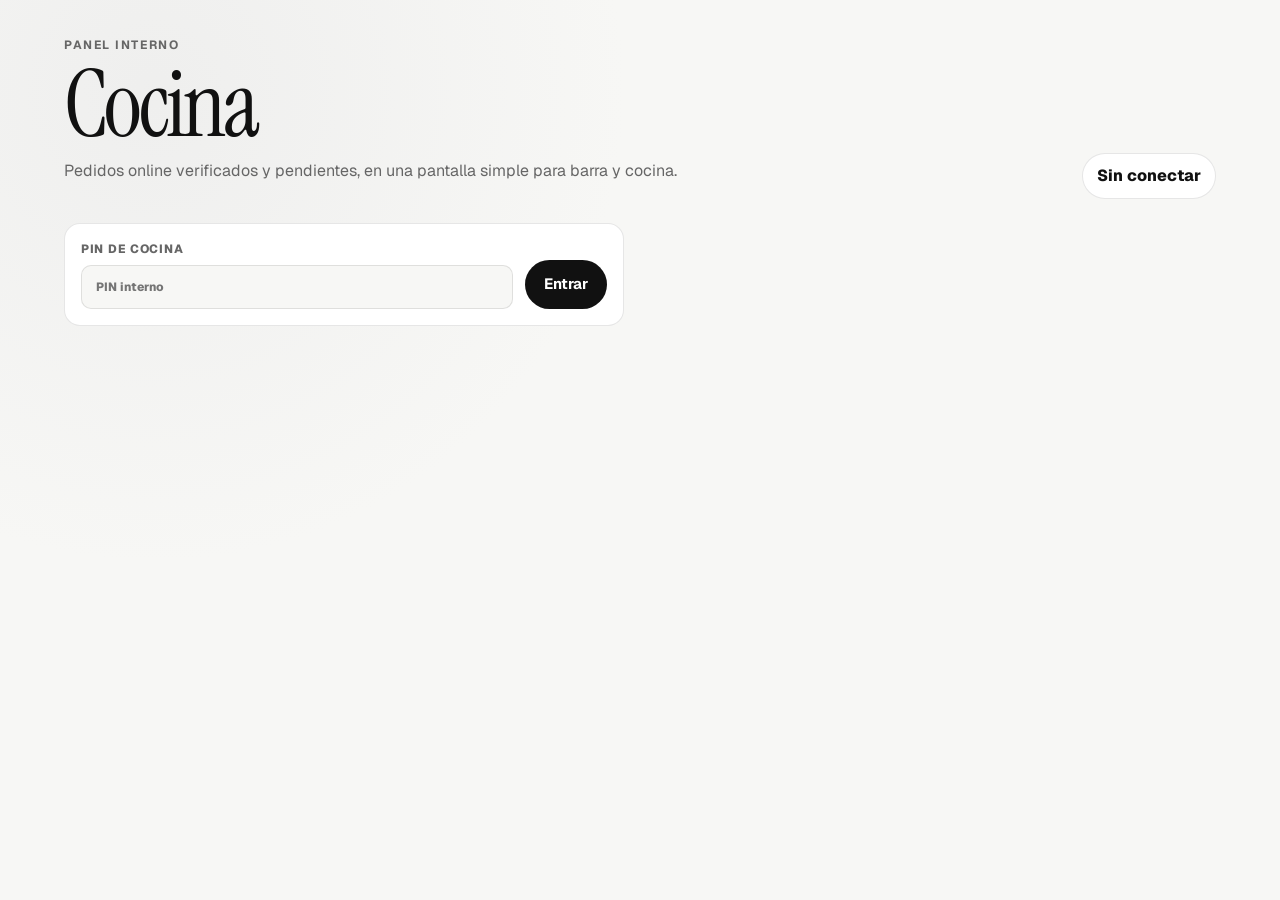
<file: cocina.html>
<!doctype html>
<html lang="es">
<head>
  <meta charset="utf-8"/>
  <meta name="viewport" content="width=device-width,initial-scale=1"/>
  <meta name="robots" content="noindex,nofollow"/>
  <meta name="theme-color" content="#111111"/>
  <title>Cocina — Bolera Contrastes</title>
  <link rel="preconnect" href="https://fonts.googleapis.com"/>
  <link rel="preconnect" href="https://fonts.gstatic.com" crossorigin/>
  <link rel="stylesheet" href="https://fonts.googleapis.com/css2?family=Instrument+Serif:ital@0;1&family=Geist:wght@300..700&display=swap"/>
  <link rel="stylesheet" href="styles.css"/>
</head>
<body>
  <main class="kitchen-page">
    <section class="bc-container kitchen-shell">
      <header class="kitchen-hero">
        <div>
          <span class="eyebrow">Panel interno</span>
          <h1>Cocina</h1>
          <p>Pedidos online verificados y pendientes, en una pantalla simple para barra y cocina.</p>
        </div>
        <div class="kitchen-status" id="kitchen-status">Sin conectar</div>
      </header>

      <form class="kitchen-login" id="kitchen-login">
        <label>
          PIN de cocina
          <input id="kitchen-pin" type="password" inputmode="numeric" autocomplete="current-password" placeholder="PIN interno"/>
        </label>
        <button class="btn btn-primary" type="submit">Entrar</button>
      </form>

      <section class="kitchen-toolbar" id="kitchen-toolbar" hidden>
        <div>
          <strong id="kitchen-count">0 pedidos</strong>
          <span id="kitchen-updated">Pendiente de cargar</span>
        </div>
        <div class="kitchen-filters" aria-label="Filtrar pedidos">
          <button type="button" data-kitchen-filter="active">Activos</button>
          <button type="button" data-kitchen-filter="all">Todos</button>
        </div>
        <div class="kitchen-actions">
          <button class="btn btn-secondary btn-sm" type="button" id="kitchen-test-order">Probar pedido</button>
          <button class="btn btn-secondary btn-sm" type="button" id="kitchen-test-email">Probar email</button>
          <button class="btn btn-secondary btn-sm" type="button" id="kitchen-refresh">Actualizar</button>
        </div>
      </section>

      <div class="kitchen-warning" id="kitchen-warning" hidden></div>
      <section class="kitchen-grid" id="kitchen-orders"></section>
    </section>
  </main>

  <script src="cocina.js"></script>
</body>
</html>
</file>
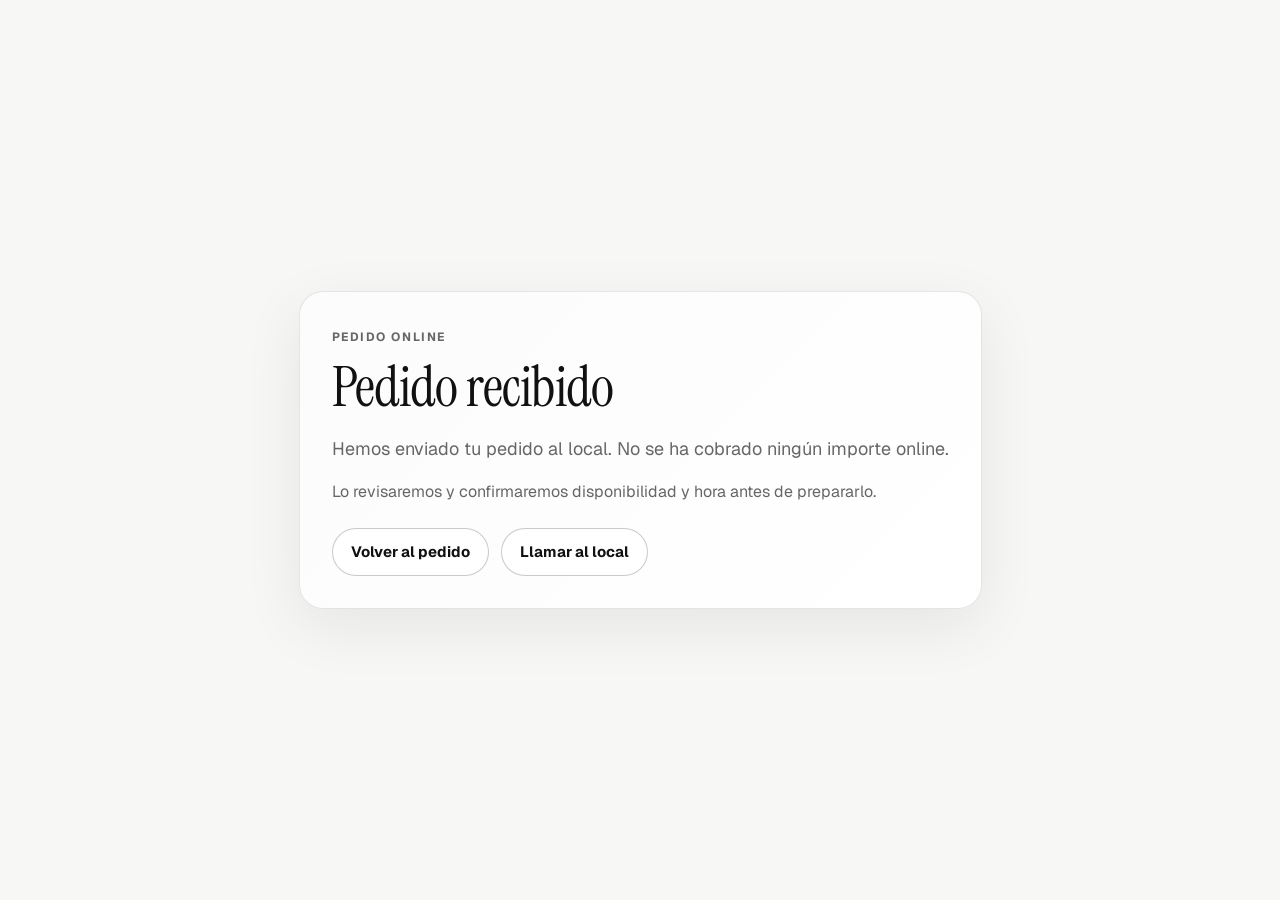
<file: pedido-pendiente.html>
<!doctype html>
<html lang="es">
<head>
  <meta charset="utf-8"/>
  <meta name="viewport" content="width=device-width,initial-scale=1"/>
  <meta name="theme-color" content="#111111"/>
  <title>Pedido pendiente — Bolera Contrastes</title>
  <link rel="preconnect" href="https://fonts.googleapis.com"/>
  <link rel="preconnect" href="https://fonts.gstatic.com" crossorigin/>
  <link rel="stylesheet" href="https://fonts.googleapis.com/css2?family=Instrument+Serif:ital@0;1&family=Geist:wght@300..700&display=swap"/>
  <link rel="stylesheet" href="styles.css"/>
</head>
<body>
  <main class="bc-container" style="min-height:100vh;display:grid;place-items:center;padding-top:var(--s-7);padding-bottom:var(--s-7);">
    <section class="delivery-checkout" style="max-width:760px;margin:0;">
      <span class="eyebrow">Pedido online</span>
      <h1 class="h-section" style="margin-top:10px;">Pedido recibido</h1>
      <p class="muted pretty" style="font-size:18px;max-width:58ch;">
        Hemos enviado tu pedido al local. No se ha cobrado ningún importe online.
      </p>
      <p class="muted pretty">
        Lo revisaremos y confirmaremos disponibilidad y hora antes de prepararlo.
      </p>

      <div id="pending-order" style="display:none;margin-top:var(--s-5);padding:var(--s-4);border:1px solid var(--line);border-radius:var(--r-3);background:var(--bg-elev);">
        <h2 style="font-family:var(--font-body);font-size:18px;margin:0 0 8px;">Resumen del pedido</h2>
        <pre id="pending-summary" style="white-space:pre-wrap;margin:0 0 12px;padding:12px;border-radius:12px;background:var(--bg-sunken);font-family:ui-monospace,SFMono-Regular,Menlo,monospace;font-size:12px;overflow:auto;"></pre>
      </div>

      <div style="display:flex;gap:var(--s-3);flex-wrap:wrap;margin-top:var(--s-5);">
        <a class="btn btn-secondary" href="/carta">Volver al pedido</a>
        <a class="btn btn-secondary" href="tel:+34964771290">Llamar al local</a>
      </div>
    </section>
  </main>

  <script>
    function formatEuros(value) {
      return Number(value || 0).toFixed(2).replace(".", ",") + " €";
    }

    function buildPendingMessage(order) {
      var lines = Array.isArray(order.lines) ? order.lines : [];
      var delivery = order.delivery || {};
      var isDelivery = delivery.method === "delivery";
      var products = lines.length
        ? lines.map(function(line) {
            var amount = line.subtotalCents ? line.subtotalCents / 100 : line.subtotal;
            return "• " + line.qty + " x " + line.name + " — " + formatEuros(amount);
          }).join("\n")
        : "• Sin detalle de artículos";

      return [
        "🧾 Pedido online recibido — Bolera Contrastes",
        "",
        "Pendiente de confirmación por el local.",
        "",
        "Pedido: #" + (order.orderId || "—"),
        "Importe previsto: " + formatEuros((order.totalCents || 0) / 100),
        "Cliente: " + ((order.customer && order.customer.name) || "—"),
        "Teléfono: " + ((order.customer && order.customer.phone) || "—"),
        "Email: " + ((order.customer && order.customer.email) || "—"),
        "Entrega: " + (isDelivery ? "Domicilio" : "Recogida en local"),
        "Detalle entrega: " + (isDelivery ? (delivery.address || "—") : (delivery.pickupTime || "Lo antes posible")),
        "",
        "Productos:",
        products,
        "",
        "Notas: " + (order.notes || "—"),
        "",
        "Te confirmaremos disponibilidad y hora."
      ].join("\n");
    }

    try {
      var raw = localStorage.getItem("bc-last-paid-order");
      var order = raw ? JSON.parse(raw) : null;
      if (order && order.lines && order.lines.length) {
        var message = buildPendingMessage(order);
        document.getElementById("pending-summary").textContent = message;
        document.getElementById("pending-order").style.display = "block";
      }
    } catch (error) {}
  </script>
</body>
</html>
</file>
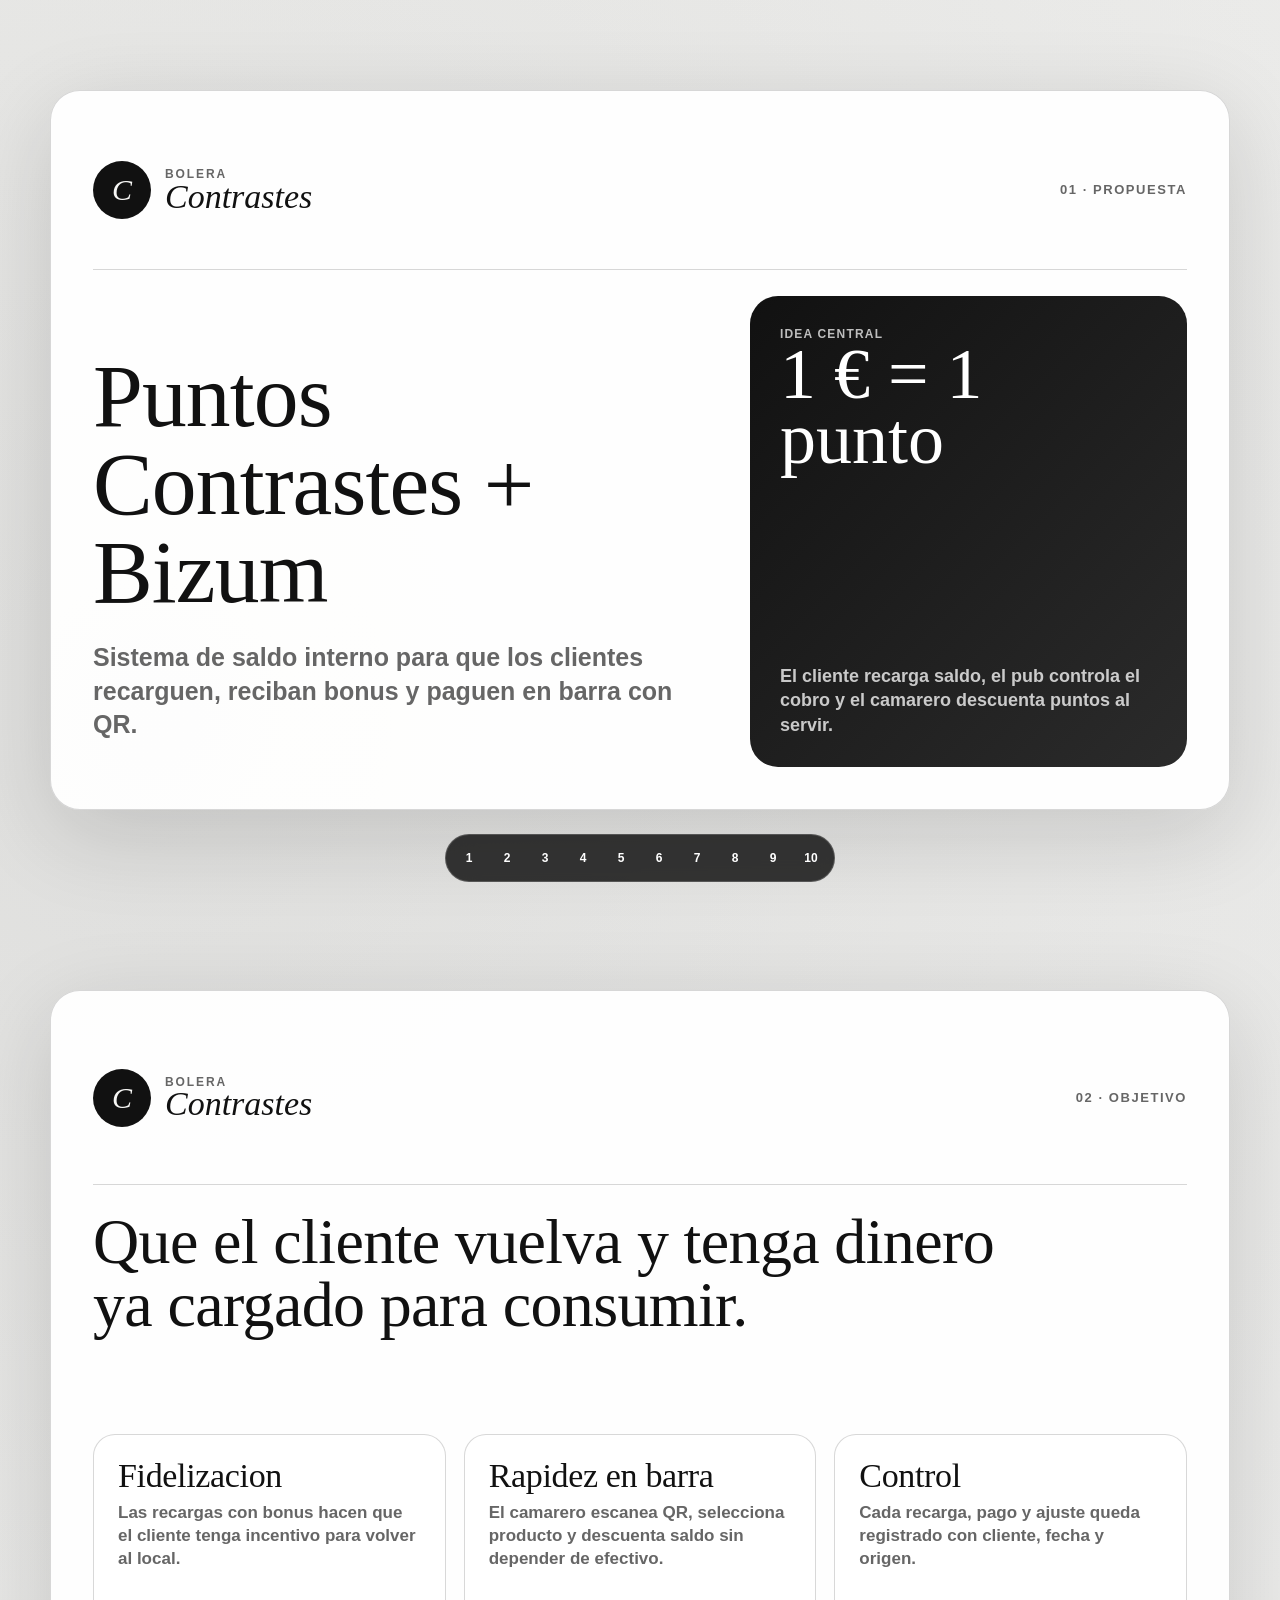
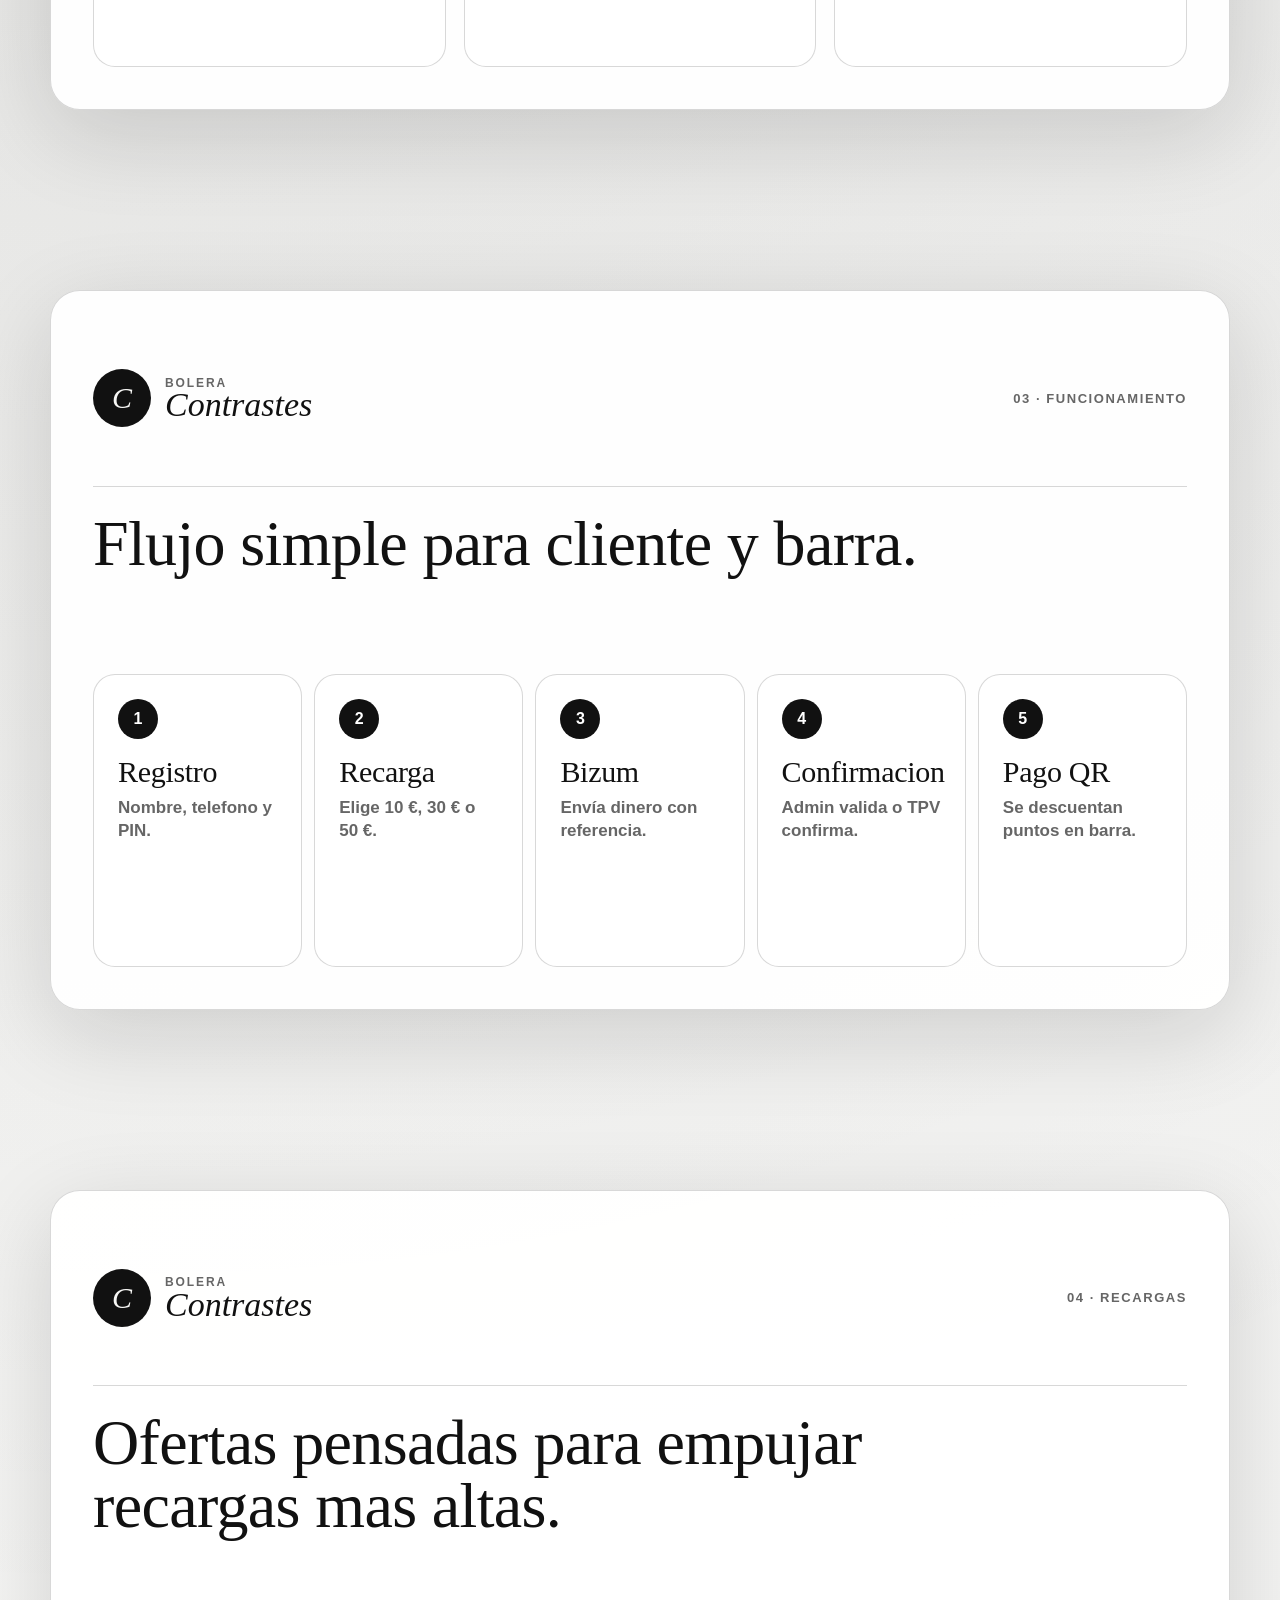
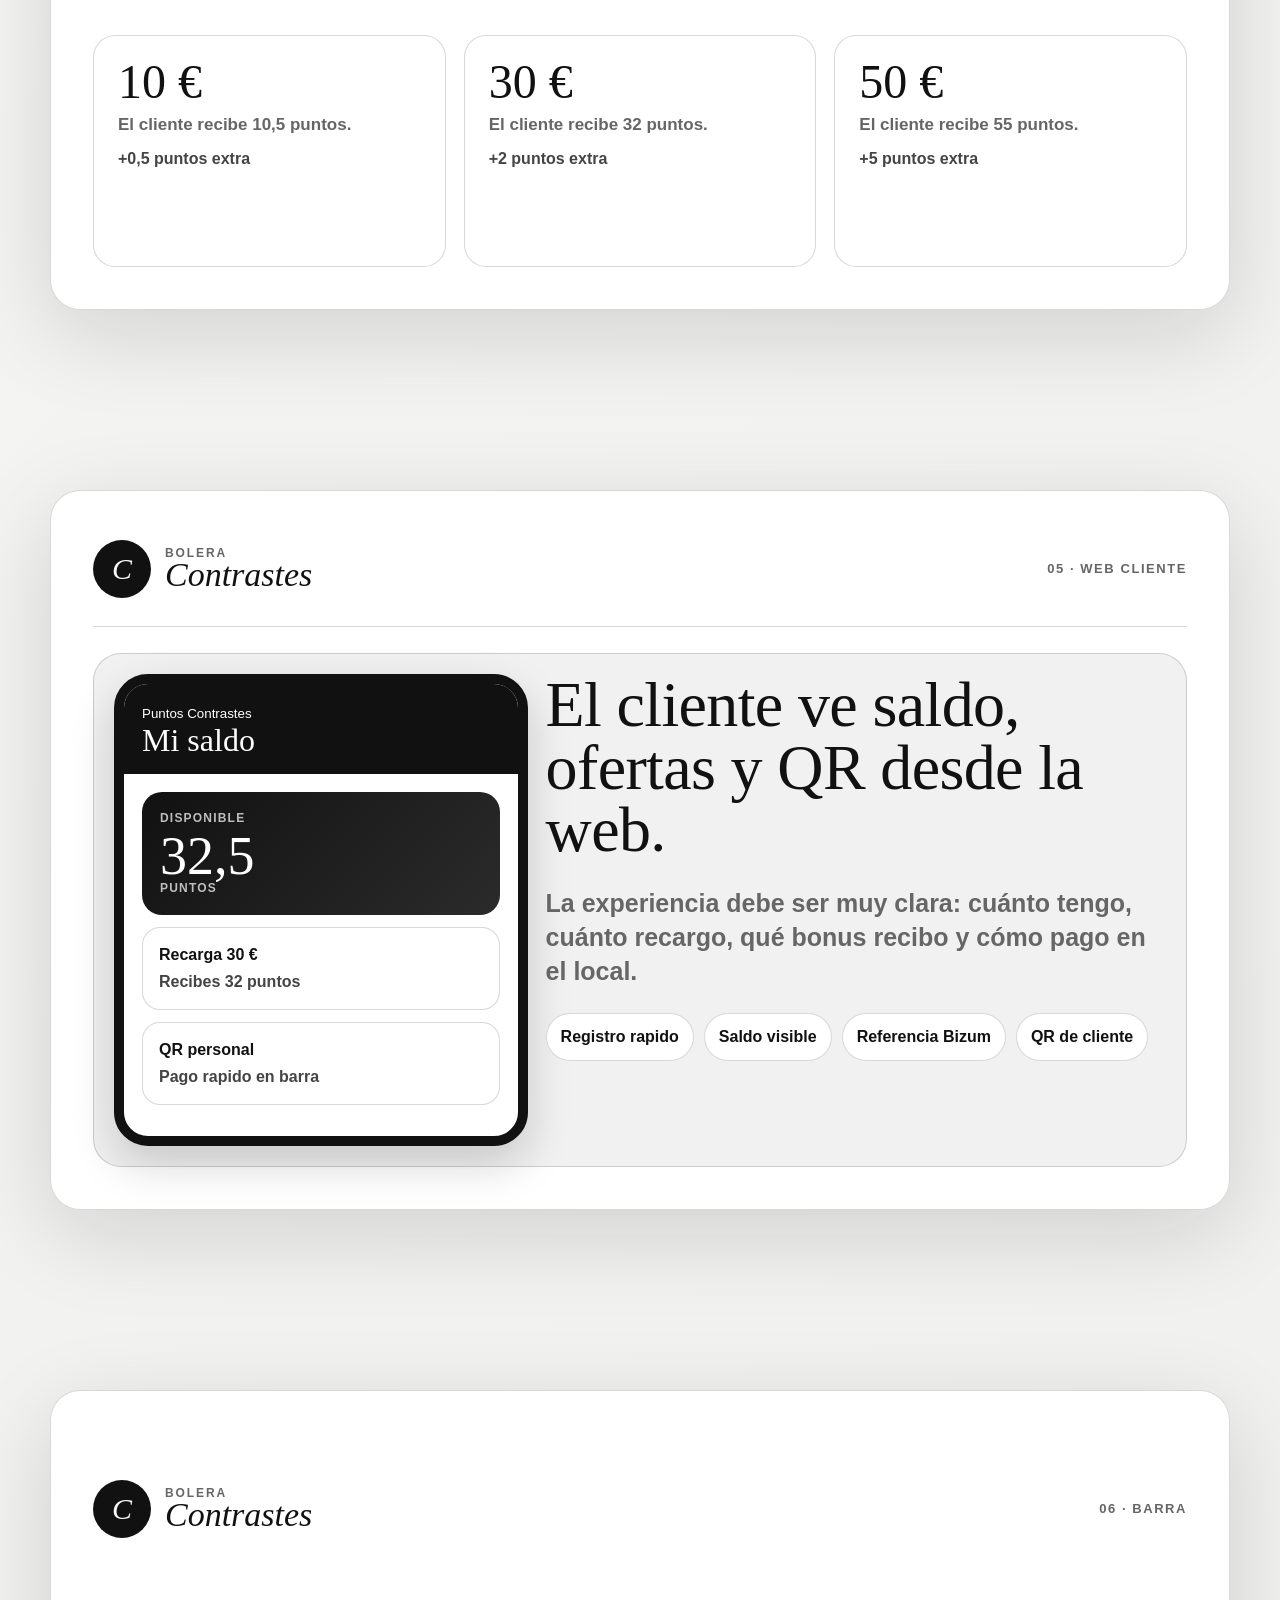
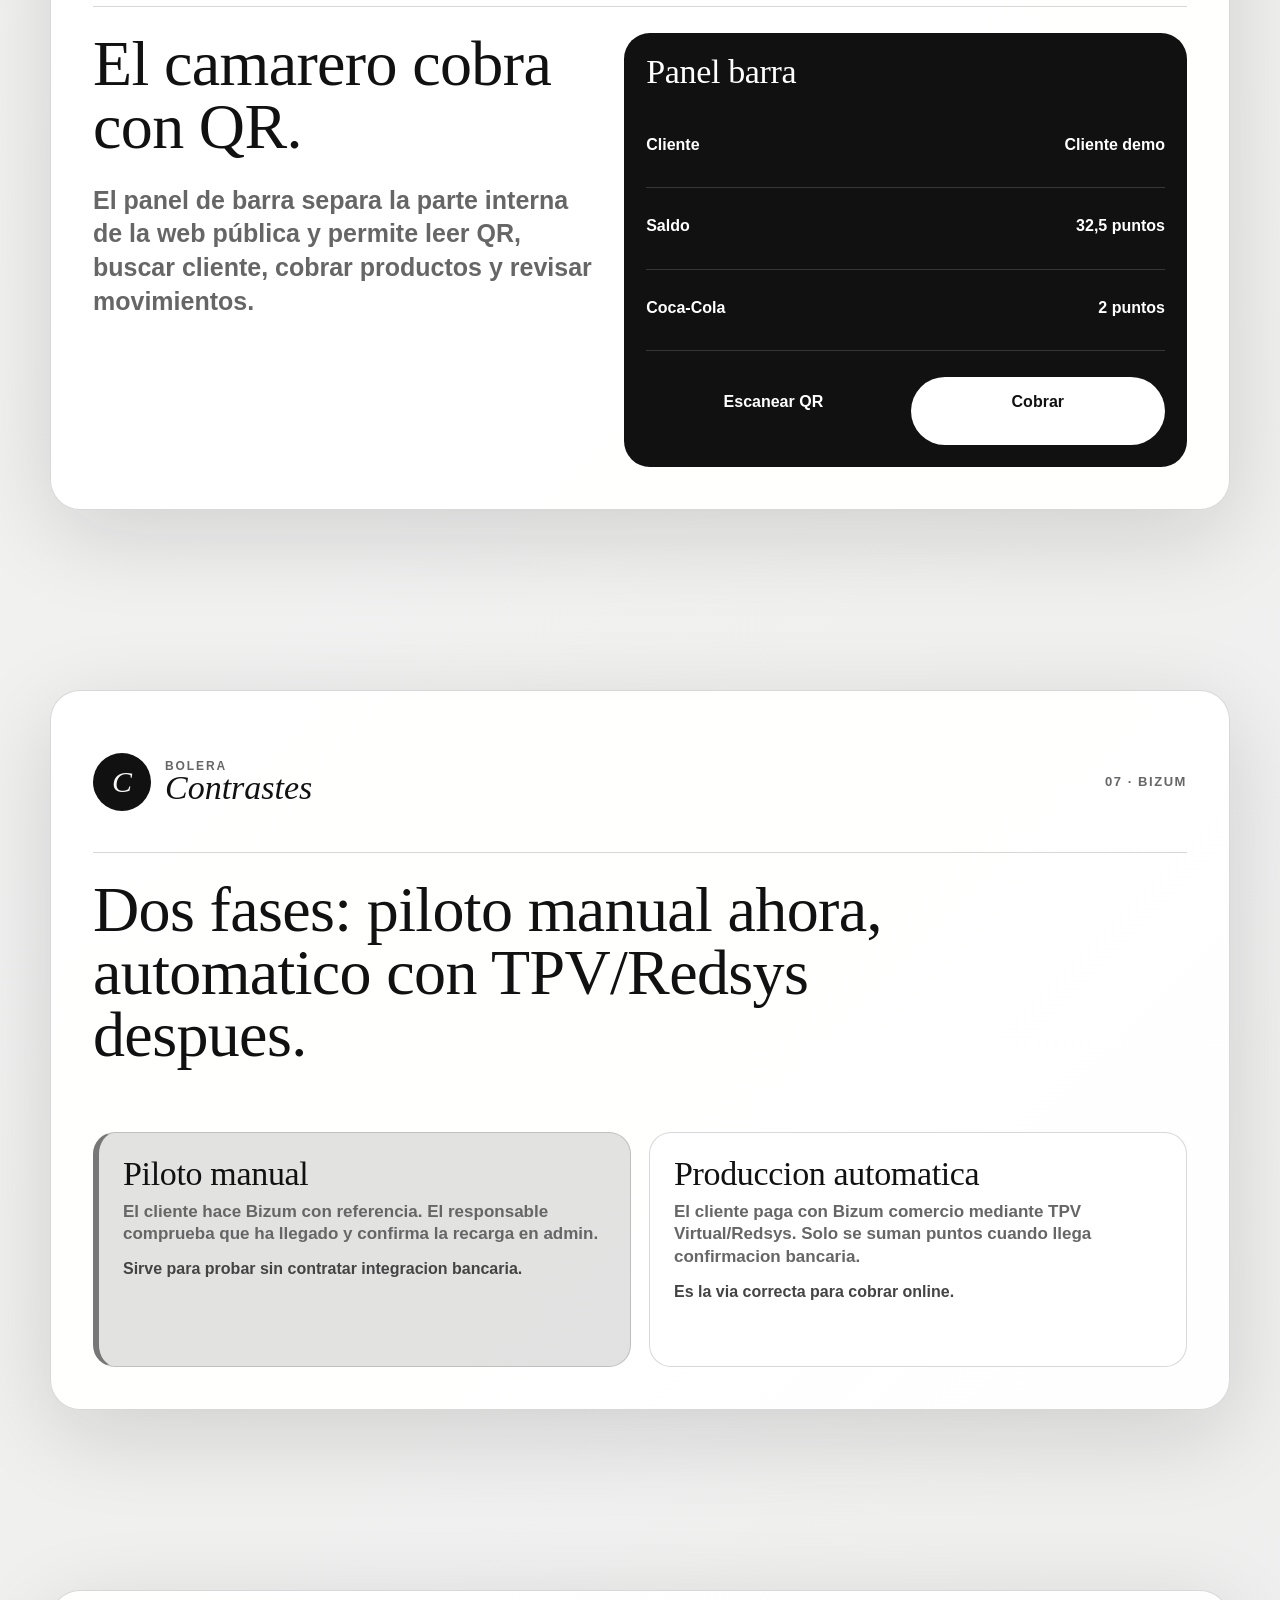
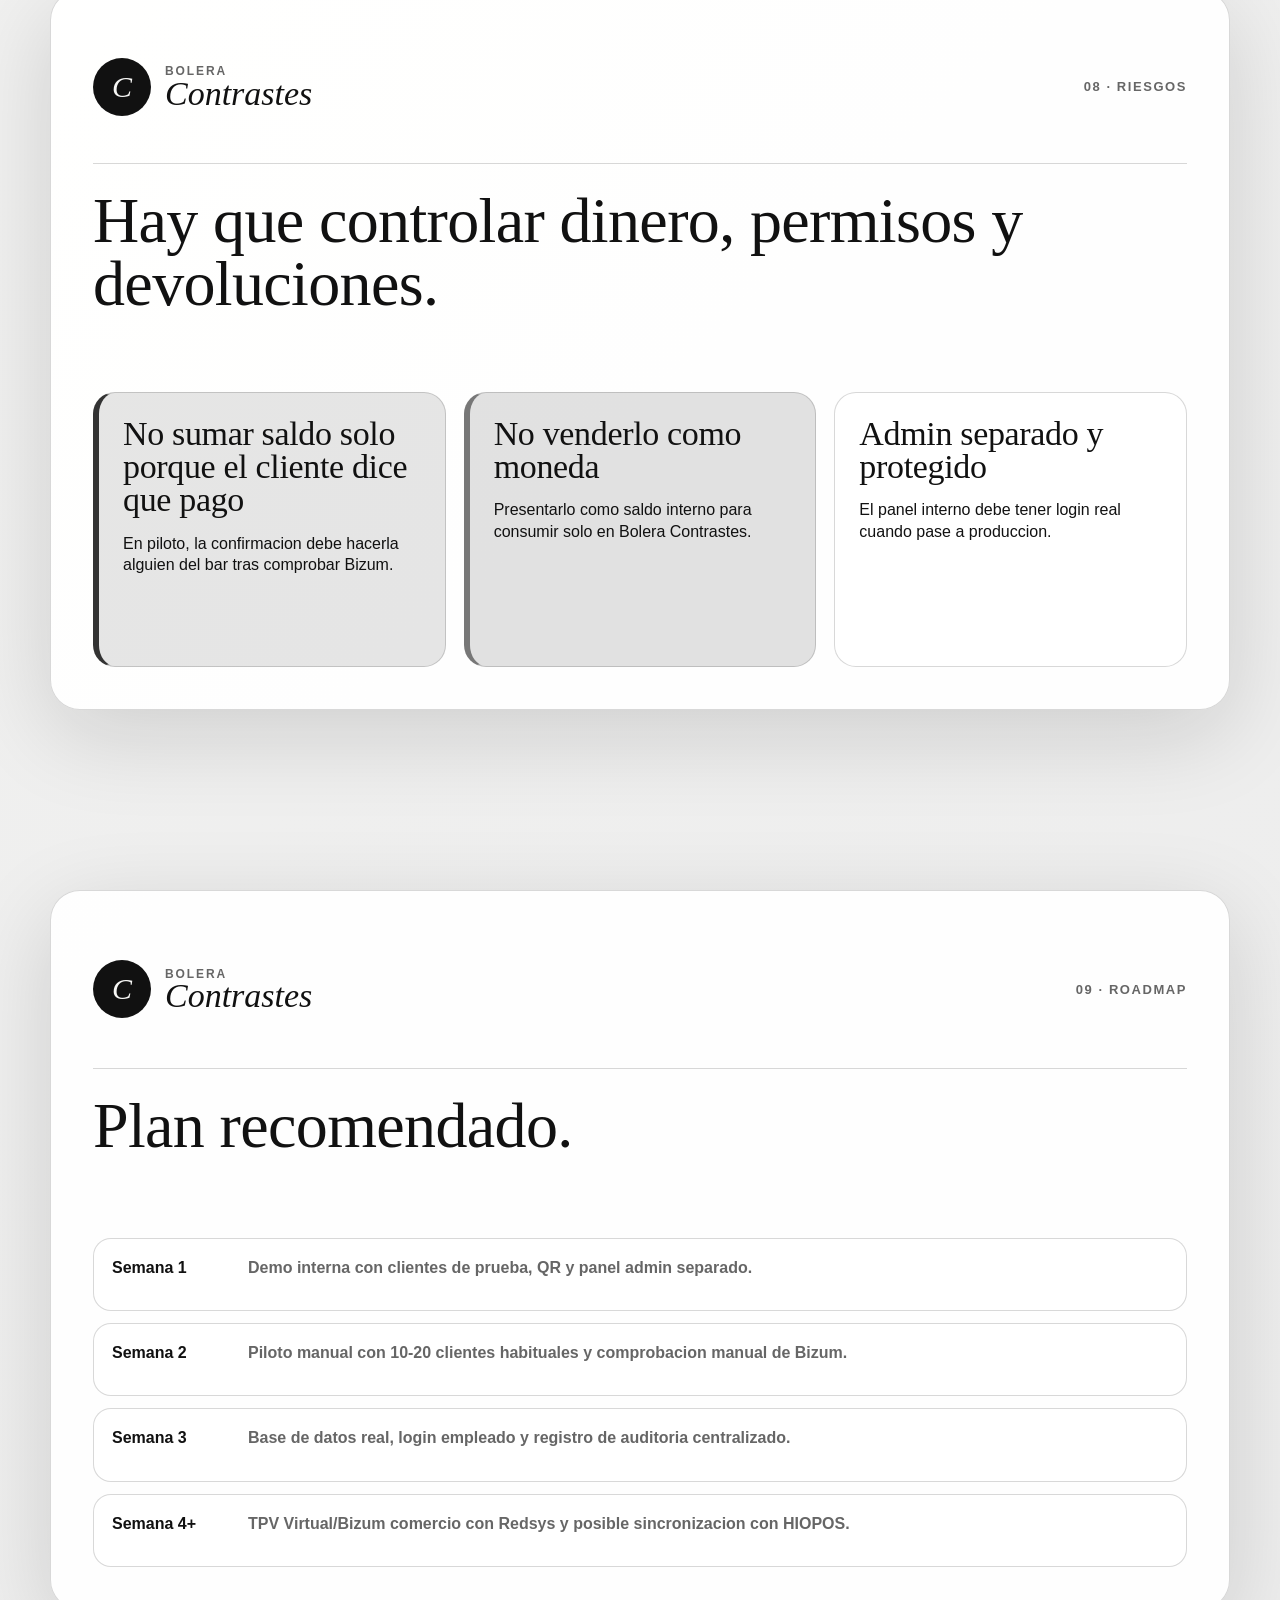
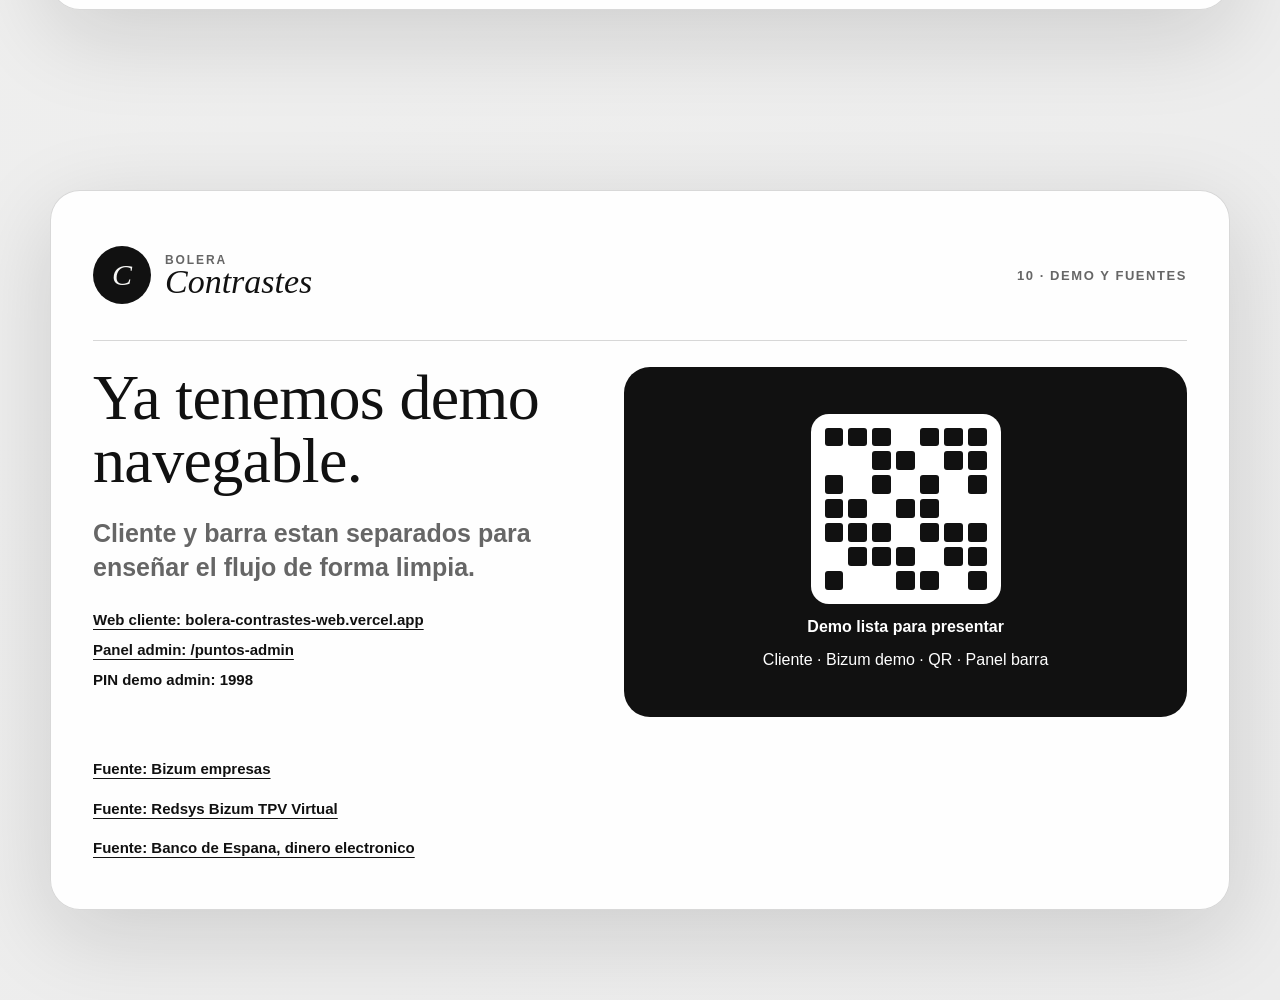
<file: presentacion-puntos-bizum.html>
<!doctype html>
<html lang="es">
<head>
  <meta charset="utf-8">
  <meta name="viewport" content="width=device-width, initial-scale=1">
  <meta name="robots" content="noindex,nofollow">
  <title>Presentacion Puntos Contrastes + Bizum</title>
  <style>
    :root {
      --bg: #F7F7F5;
      --paper: #FFFFFF;
      --ink: #111111;
      --muted: #666666;
      --line: rgba(17, 17, 17, .16);
      --accent: #111111;
      --accent-soft: #E8E8E8;
      --green: #444444;
      --gold: #777777;
      --danger: #333333;
      --serif: "Georgia", "Times New Roman", serif;
      --sans: "Avenir Next", "Helvetica Neue", Arial, sans-serif;
    }

    * { box-sizing: border-box; }

    html {
      scroll-snap-type: y mandatory;
      scroll-behavior: smooth;
    }

    body {
      margin: 0;
      color: var(--ink);
      background:
        radial-gradient(circle at 12% 8%, rgba(17, 17, 17, .10), transparent 30%),
        linear-gradient(135deg, #F7F7F5 0%, #ECECEC 100%);
      font-family: var(--sans);
      line-height: 1.35;
    }

    a { color: inherit; }

    .deck-nav {
      position: fixed;
      left: 50%;
      bottom: 18px;
      z-index: 20;
      display: flex;
      gap: 8px;
      transform: translateX(-50%);
      padding: 8px;
      border: 1px solid rgba(255, 255, 255, .18);
      border-radius: 999px;
      background: rgba(17, 17, 17, .84);
      backdrop-filter: blur(14px);
    }

    .deck-nav a {
      display: grid;
      place-items: center;
      width: 30px;
      height: 30px;
      border-radius: 50%;
      color: #FFFFFF;
      text-decoration: none;
      font-size: 12px;
      font-weight: 800;
    }

    .deck-nav a:hover { background: rgba(255, 255, 255, .18); }

    .slide {
      min-height: 100vh;
      scroll-snap-align: start;
      display: grid;
      place-items: center;
      padding: 42px;
    }

    .slide-inner {
      width: min(1180px, calc(100vw - 48px));
      min-height: min(720px, calc(100vh - 84px));
      display: grid;
      align-content: stretch;
      gap: 26px;
      padding: 42px;
      border: 1px solid var(--line);
      border-radius: 30px;
      background: rgba(255, 255, 255, .94);
      box-shadow: 0 24px 90px rgba(17, 17, 17, .14);
    }

    .slide-top {
      display: flex;
      align-items: center;
      justify-content: space-between;
      gap: 22px;
      padding-bottom: 22px;
      border-bottom: 1px solid var(--line);
    }

    .brand {
      display: flex;
      align-items: center;
      gap: 14px;
      min-width: 250px;
    }

    .brand-mark {
      display: grid;
      place-items: center;
      width: 58px;
      height: 58px;
      border-radius: 50%;
      color: var(--bg);
      background: var(--ink);
      font: italic 30px var(--serif);
    }

    .brand small {
      display: block;
      color: var(--muted);
      font-size: 12px;
      font-weight: 900;
      letter-spacing: .16em;
      text-transform: uppercase;
    }

    .brand strong {
      display: block;
      margin-top: -3px;
      font: italic 34px/1 var(--serif);
    }

    .slide-number {
      color: var(--muted);
      font-size: 13px;
      font-weight: 900;
      letter-spacing: .12em;
      text-transform: uppercase;
    }

    h1,
    h2,
    h3 {
      margin: 0;
      font-family: var(--serif);
      font-weight: 400;
      letter-spacing: -.01em;
      line-height: .98;
    }

    h1 { font-size: clamp(62px, 7vw, 112px); max-width: 980px; }
    h2 { font-size: clamp(46px, 5vw, 78px); max-width: 940px; }
    h3 { font-size: 34px; }

    .lead {
      max-width: 860px;
      color: var(--muted);
      font-size: clamp(19px, 2vw, 25px);
      font-weight: 650;
    }

    .hero-grid {
      display: grid;
      grid-template-columns: 1.18fr .82fr;
      gap: 28px;
      align-items: end;
    }

    .hero-card {
      align-self: stretch;
      display: grid;
      align-content: space-between;
      gap: 24px;
      padding: 30px;
      border-radius: 28px;
      color: #FFFFFF;
      background: linear-gradient(135deg, var(--ink), #2B2B2B);
    }

    .hero-card span,
    .stat span,
    .pill small,
    .step small {
      display: block;
      color: rgba(255, 255, 255, .72);
      font-size: 12px;
      font-weight: 900;
      letter-spacing: .1em;
      text-transform: uppercase;
    }

    .hero-card strong {
      display: block;
      font: 72px/.9 var(--serif);
    }

    .hero-card p {
      margin: 0;
      color: rgba(255, 255, 255, .76);
      font-size: 18px;
      font-weight: 650;
    }

    .grid-2,
    .grid-3,
    .grid-4 {
      display: grid;
      gap: 18px;
    }

    .grid-2 { grid-template-columns: repeat(2, minmax(0, 1fr)); }
    .grid-3 { grid-template-columns: repeat(3, minmax(0, 1fr)); }
    .grid-4 { grid-template-columns: repeat(4, minmax(0, 1fr)); }

    .card,
    .step,
    .metric,
    .quote,
    .warning {
      padding: 24px;
      border: 1px solid var(--line);
      border-radius: 22px;
      background: var(--paper);
    }

    .card p,
    .step p,
    .metric p {
      margin: 10px 0 0;
      color: var(--muted);
      font-size: 17px;
      font-weight: 650;
    }

    .metric strong {
      display: block;
      font: 48px/.9 var(--serif);
    }

    .metric em,
    .card em {
      display: inline-block;
      margin-top: 12px;
      color: var(--green);
      font-style: normal;
      font-weight: 900;
    }

    .flow {
      display: grid;
      grid-template-columns: repeat(5, minmax(0, 1fr));
      gap: 12px;
      align-items: stretch;
    }

    .step {
      position: relative;
      min-height: 220px;
    }

    .step b {
      display: grid;
      place-items: center;
      width: 40px;
      height: 40px;
      border-radius: 50%;
      color: #fff;
      background: var(--accent);
    }

    .step h3 { margin-top: 18px; font-size: 30px; }

    .wallet-ui {
      display: grid;
      grid-template-columns: .8fr 1.2fr;
      gap: 18px;
      padding: 20px;
      border: 1px solid var(--line);
      border-radius: 28px;
      background: #F1F1F1;
    }

    .phone {
      overflow: hidden;
      border: 10px solid var(--ink);
      border-radius: 34px;
      background: var(--paper);
      box-shadow: 0 18px 44px rgba(17, 17, 17, .18);
    }

    .phone-head {
      padding: 18px;
      color: #FFFFFF;
      background: var(--ink);
    }

    .phone-head strong {
      display: block;
      font: 32px/1 var(--serif);
    }

    .phone-body {
      display: grid;
      gap: 12px;
      padding: 18px;
    }

    .balance {
      padding: 18px;
      border-radius: 20px;
      color: #FFFFFF;
      background: linear-gradient(135deg, var(--ink), #2B2B2B);
    }

    .balance span {
      display: block;
      color: rgba(255, 255, 255, .72);
      font-size: 12px;
      font-weight: 900;
      letter-spacing: .1em;
      text-transform: uppercase;
    }

    .balance b {
      display: block;
      margin-top: 6px;
      font: 54px/.9 var(--serif);
    }

    .offer {
      padding: 16px;
      border: 1px solid var(--line);
      border-radius: 18px;
      background: #fff;
      font-weight: 900;
    }

    .offer span {
      display: block;
      margin-top: 6px;
      color: var(--green);
    }

    .terminal {
      display: grid;
      gap: 14px;
      padding: 22px;
      border-radius: 26px;
      color: #FFFFFF;
      background: var(--ink);
    }

    .terminal-row {
      display: flex;
      justify-content: space-between;
      gap: 14px;
      padding: 13px 0;
      border-bottom: 1px solid rgba(255, 255, 255, .16);
      font-weight: 800;
    }

    .terminal-action {
      display: grid;
      grid-template-columns: 1fr 1fr;
      gap: 10px;
      margin-top: 12px;
    }

    .button {
      padding: 14px 16px;
      border-radius: 999px;
      text-align: center;
      color: #fff;
      background: var(--accent);
      font-weight: 900;
    }

    .button.secondary {
      color: var(--ink);
      background: #FFFFFF;
    }

    .pill-list {
      display: flex;
      flex-wrap: wrap;
      gap: 10px;
    }

    .pill {
      padding: 12px 14px;
      border: 1px solid var(--line);
      border-radius: 999px;
      background: var(--paper);
      font-weight: 850;
    }

    .risk {
      border-left: 6px solid var(--gold);
      background: rgba(17, 17, 17, .12);
    }

    .danger {
      border-left: 6px solid var(--danger);
      background: rgba(17, 17, 17, .1);
    }

    .quote {
      font-size: 24px;
      font-weight: 750;
    }

    .quote span {
      display: block;
      margin-top: 12px;
      color: var(--muted);
      font-size: 15px;
    }

    .links {
      display: grid;
      gap: 10px;
      margin-top: 16px;
      color: var(--accent);
      font-size: 15px;
      font-weight: 850;
    }

    .links a {
      text-underline-offset: 4px;
    }

    .timeline {
      display: grid;
      gap: 12px;
    }

    .timeline-item {
      display: grid;
      grid-template-columns: 120px 1fr;
      gap: 16px;
      align-items: start;
      padding: 18px;
      border: 1px solid var(--line);
      border-radius: 18px;
      background: var(--paper);
    }

    .timeline-item strong { color: var(--accent); }
    .timeline-item p { margin: 0; color: var(--muted); font-weight: 650; }

    .final-grid {
      display: grid;
      grid-template-columns: .95fr 1.05fr;
      gap: 22px;
      align-items: stretch;
    }

    .qr-card {
      display: grid;
      align-content: center;
      justify-items: center;
      gap: 12px;
      padding: 28px;
      border-radius: 26px;
      color: #FFFFFF;
      background: var(--ink);
      text-align: center;
    }

    .qr-fake {
      display: grid;
      grid-template-columns: repeat(7, 1fr);
      gap: 5px;
      width: 190px;
      height: 190px;
      padding: 14px;
      border-radius: 18px;
      background: #FFFFFF;
    }

    .qr-fake i {
      border-radius: 3px;
      background: var(--ink);
    }

    .qr-fake i:nth-child(4n),
    .qr-fake i:nth-child(9n),
    .qr-fake i:nth-child(16n) {
      background: transparent;
    }

    @media (max-width: 900px) {
      html { scroll-snap-type: none; }
      .slide { min-height: auto; padding: 18px; }
      .slide-inner { width: 100%; min-height: auto; padding: 24px; }
      .slide-top, .hero-grid, .wallet-ui, .final-grid { grid-template-columns: 1fr; display: grid; }
      .grid-2, .grid-3, .grid-4, .flow { grid-template-columns: 1fr; }
      .deck-nav { display: none; }
      h1 { font-size: 54px; }
      h2 { font-size: 42px; }
      .brand { min-width: 0; }
      .timeline-item { grid-template-columns: 1fr; }
    }

    @media print {
      html { scroll-snap-type: none; }
      body { background: #fff; }
      .deck-nav { display: none; }
      .slide {
        min-height: 100vh;
        page-break-after: always;
        padding: 0;
      }
      .slide-inner {
        width: 100%;
        min-height: 100vh;
        border: 0;
        border-radius: 0;
        box-shadow: none;
      }
      a { text-decoration: none; }
    }
  </style>
</head>
<body>
  <nav class="deck-nav" aria-label="Navegacion de diapositivas">
    <a href="#s1">1</a>
    <a href="#s2">2</a>
    <a href="#s3">3</a>
    <a href="#s4">4</a>
    <a href="#s5">5</a>
    <a href="#s6">6</a>
    <a href="#s7">7</a>
    <a href="#s8">8</a>
    <a href="#s9">9</a>
    <a href="#s10">10</a>
  </nav>

  <section class="slide" id="s1">
    <div class="slide-inner">
      <header class="slide-top">
        <div class="brand">
          <div class="brand-mark">C</div>
          <div>
            <small>Bolera</small>
            <strong>Contrastes</strong>
          </div>
        </div>
        <span class="slide-number">01 · Propuesta</span>
      </header>
      <div class="hero-grid">
        <div>
          <h1>Puntos Contrastes + Bizum</h1>
          <p class="lead">
            Sistema de saldo interno para que los clientes recarguen, reciban bonus y paguen en barra con QR.
          </p>
        </div>
        <aside class="hero-card">
          <div>
            <span>Idea central</span>
            <strong>1 € = 1 punto</strong>
          </div>
          <p>El cliente recarga saldo, el pub controla el cobro y el camarero descuenta puntos al servir.</p>
        </aside>
      </div>
    </div>
  </section>

  <section class="slide" id="s2">
    <div class="slide-inner">
      <header class="slide-top">
        <div class="brand"><div class="brand-mark">C</div><div><small>Bolera</small><strong>Contrastes</strong></div></div>
        <span class="slide-number">02 · Objetivo</span>
      </header>
      <h2>Que el cliente vuelva y tenga dinero ya cargado para consumir.</h2>
      <div class="grid-3">
        <article class="card">
          <h3>Fidelizacion</h3>
          <p>Las recargas con bonus hacen que el cliente tenga incentivo para volver al local.</p>
        </article>
        <article class="card">
          <h3>Rapidez en barra</h3>
          <p>El camarero escanea QR, selecciona producto y descuenta saldo sin depender de efectivo.</p>
        </article>
        <article class="card">
          <h3>Control</h3>
          <p>Cada recarga, pago y ajuste queda registrado con cliente, fecha y origen.</p>
        </article>
      </div>
    </div>
  </section>

  <section class="slide" id="s3">
    <div class="slide-inner">
      <header class="slide-top">
        <div class="brand"><div class="brand-mark">C</div><div><small>Bolera</small><strong>Contrastes</strong></div></div>
        <span class="slide-number">03 · Funcionamiento</span>
      </header>
      <h2>Flujo simple para cliente y barra.</h2>
      <div class="flow">
        <article class="step"><b>1</b><h3>Registro</h3><p>Nombre, telefono y PIN.</p></article>
        <article class="step"><b>2</b><h3>Recarga</h3><p>Elige 10 €, 30 € o 50 €.</p></article>
        <article class="step"><b>3</b><h3>Bizum</h3><p>Envía dinero con referencia.</p></article>
        <article class="step"><b>4</b><h3>Confirmacion</h3><p>Admin valida o TPV confirma.</p></article>
        <article class="step"><b>5</b><h3>Pago QR</h3><p>Se descuentan puntos en barra.</p></article>
      </div>
    </div>
  </section>

  <section class="slide" id="s4">
    <div class="slide-inner">
      <header class="slide-top">
        <div class="brand"><div class="brand-mark">C</div><div><small>Bolera</small><strong>Contrastes</strong></div></div>
        <span class="slide-number">04 · Recargas</span>
      </header>
      <h2>Ofertas pensadas para empujar recargas mas altas.</h2>
      <div class="grid-3">
        <article class="metric">
          <strong>10 €</strong>
          <p>El cliente recibe 10,5 puntos.</p>
          <em>+0,5 puntos extra</em>
        </article>
        <article class="metric">
          <strong>30 €</strong>
          <p>El cliente recibe 32 puntos.</p>
          <em>+2 puntos extra</em>
        </article>
        <article class="metric">
          <strong>50 €</strong>
          <p>El cliente recibe 55 puntos.</p>
          <em>+5 puntos extra</em>
        </article>
      </div>
    </div>
  </section>

  <section class="slide" id="s5">
    <div class="slide-inner">
      <header class="slide-top">
        <div class="brand"><div class="brand-mark">C</div><div><small>Bolera</small><strong>Contrastes</strong></div></div>
        <span class="slide-number">05 · Web cliente</span>
      </header>
      <div class="wallet-ui">
        <div class="phone">
          <div class="phone-head">
            <small>Puntos Contrastes</small>
            <strong>Mi saldo</strong>
          </div>
          <div class="phone-body">
            <div class="balance"><span>Disponible</span><b>32,5</b><span>puntos</span></div>
            <div class="offer">Recarga 30 €<span>Recibes 32 puntos</span></div>
            <div class="offer">QR personal<span>Pago rapido en barra</span></div>
          </div>
        </div>
        <div>
          <h2>El cliente ve saldo, ofertas y QR desde la web.</h2>
          <p class="lead">La experiencia debe ser muy clara: cuánto tengo, cuánto recargo, qué bonus recibo y cómo pago en el local.</p>
          <div class="pill-list">
            <span class="pill">Registro rapido</span>
            <span class="pill">Saldo visible</span>
            <span class="pill">Referencia Bizum</span>
            <span class="pill">QR de cliente</span>
          </div>
        </div>
      </div>
    </div>
  </section>

  <section class="slide" id="s6">
    <div class="slide-inner">
      <header class="slide-top">
        <div class="brand"><div class="brand-mark">C</div><div><small>Bolera</small><strong>Contrastes</strong></div></div>
        <span class="slide-number">06 · Barra</span>
      </header>
      <div class="final-grid">
        <div>
          <h2>El camarero cobra con QR.</h2>
          <p class="lead">El panel de barra separa la parte interna de la web pública y permite leer QR, buscar cliente, cobrar productos y revisar movimientos.</p>
        </div>
        <div class="terminal">
          <h3>Panel barra</h3>
          <div class="terminal-row"><span>Cliente</span><strong>Cliente demo</strong></div>
          <div class="terminal-row"><span>Saldo</span><strong>32,5 puntos</strong></div>
          <div class="terminal-row"><span>Coca-Cola</span><strong>2 puntos</strong></div>
          <div class="terminal-action">
            <div class="button">Escanear QR</div>
            <div class="button secondary">Cobrar</div>
          </div>
        </div>
      </div>
    </div>
  </section>

  <section class="slide" id="s7">
    <div class="slide-inner">
      <header class="slide-top">
        <div class="brand"><div class="brand-mark">C</div><div><small>Bolera</small><strong>Contrastes</strong></div></div>
        <span class="slide-number">07 · Bizum</span>
      </header>
      <h2>Dos fases: piloto manual ahora, automatico con TPV/Redsys despues.</h2>
      <div class="grid-2">
        <article class="card risk">
          <h3>Piloto manual</h3>
          <p>El cliente hace Bizum con referencia. El responsable comprueba que ha llegado y confirma la recarga en admin.</p>
          <em>Sirve para probar sin contratar integracion bancaria.</em>
        </article>
        <article class="card">
          <h3>Produccion automatica</h3>
          <p>El cliente paga con Bizum comercio mediante TPV Virtual/Redsys. Solo se suman puntos cuando llega confirmacion bancaria.</p>
          <em>Es la via correcta para cobrar online.</em>
        </article>
      </div>
    </div>
  </section>

  <section class="slide" id="s8">
    <div class="slide-inner">
      <header class="slide-top">
        <div class="brand"><div class="brand-mark">C</div><div><small>Bolera</small><strong>Contrastes</strong></div></div>
        <span class="slide-number">08 · Riesgos</span>
      </header>
      <h2>Hay que controlar dinero, permisos y devoluciones.</h2>
      <div class="grid-3">
        <article class="warning danger">
          <h3>No sumar saldo solo porque el cliente dice que pago</h3>
          <p>En piloto, la confirmacion debe hacerla alguien del bar tras comprobar Bizum.</p>
        </article>
        <article class="warning risk">
          <h3>No venderlo como moneda</h3>
          <p>Presentarlo como saldo interno para consumir solo en Bolera Contrastes.</p>
        </article>
        <article class="warning">
          <h3>Admin separado y protegido</h3>
          <p>El panel interno debe tener login real cuando pase a produccion.</p>
        </article>
      </div>
    </div>
  </section>

  <section class="slide" id="s9">
    <div class="slide-inner">
      <header class="slide-top">
        <div class="brand"><div class="brand-mark">C</div><div><small>Bolera</small><strong>Contrastes</strong></div></div>
        <span class="slide-number">09 · Roadmap</span>
      </header>
      <h2>Plan recomendado.</h2>
      <div class="timeline">
        <div class="timeline-item"><strong>Semana 1</strong><p>Demo interna con clientes de prueba, QR y panel admin separado.</p></div>
        <div class="timeline-item"><strong>Semana 2</strong><p>Piloto manual con 10-20 clientes habituales y comprobacion manual de Bizum.</p></div>
        <div class="timeline-item"><strong>Semana 3</strong><p>Base de datos real, login empleado y registro de auditoria centralizado.</p></div>
        <div class="timeline-item"><strong>Semana 4+</strong><p>TPV Virtual/Bizum comercio con Redsys y posible sincronizacion con HIOPOS.</p></div>
      </div>
    </div>
  </section>

  <section class="slide" id="s10">
    <div class="slide-inner">
      <header class="slide-top">
        <div class="brand"><div class="brand-mark">C</div><div><small>Bolera</small><strong>Contrastes</strong></div></div>
        <span class="slide-number">10 · Demo y fuentes</span>
      </header>
      <div class="final-grid">
        <div>
          <h2>Ya tenemos demo navegable.</h2>
          <p class="lead">Cliente y barra estan separados para enseñar el flujo de forma limpia.</p>
          <div class="links">
            <a href="https://bolera-contrastes-web.vercel.app">Web cliente: bolera-contrastes-web.vercel.app</a>
            <a href="https://bolera-contrastes-web.vercel.app/puntos-admin">Panel admin: /puntos-admin</a>
            <span>PIN demo admin: 1998</span>
          </div>
        </div>
        <aside class="qr-card">
          <div class="qr-fake" aria-hidden="true">
            <i></i><i></i><i></i><i></i><i></i><i></i><i></i>
            <i></i><i></i><i></i><i></i><i></i><i></i><i></i>
            <i></i><i></i><i></i><i></i><i></i><i></i><i></i>
            <i></i><i></i><i></i><i></i><i></i><i></i><i></i>
            <i></i><i></i><i></i><i></i><i></i><i></i><i></i>
            <i></i><i></i><i></i><i></i><i></i><i></i><i></i>
            <i></i><i></i><i></i><i></i><i></i><i></i><i></i>
          </div>
          <strong>Demo lista para presentar</strong>
          <span>Cliente · Bizum demo · QR · Panel barra</span>
        </aside>
      </div>
      <div class="links">
        <a href="https://bizum.com/es/bizum-empresas/">Fuente: Bizum empresas</a>
        <a href="https://pagosonline.redsys.es/desarrolladores-inicio/documentacion-otros-metodos-de-pago/desarrolladores-bizum-1/">Fuente: Redsys Bizum TPV Virtual</a>
        <a href="https://clientebancario.bde.es/pcb/es/menu-horizontal/productosservici/serviciospago/Dinero_electronico.html">Fuente: Banco de Espana, dinero electronico</a>
      </div>
    </div>
  </section>
</body>
</html>
</file>
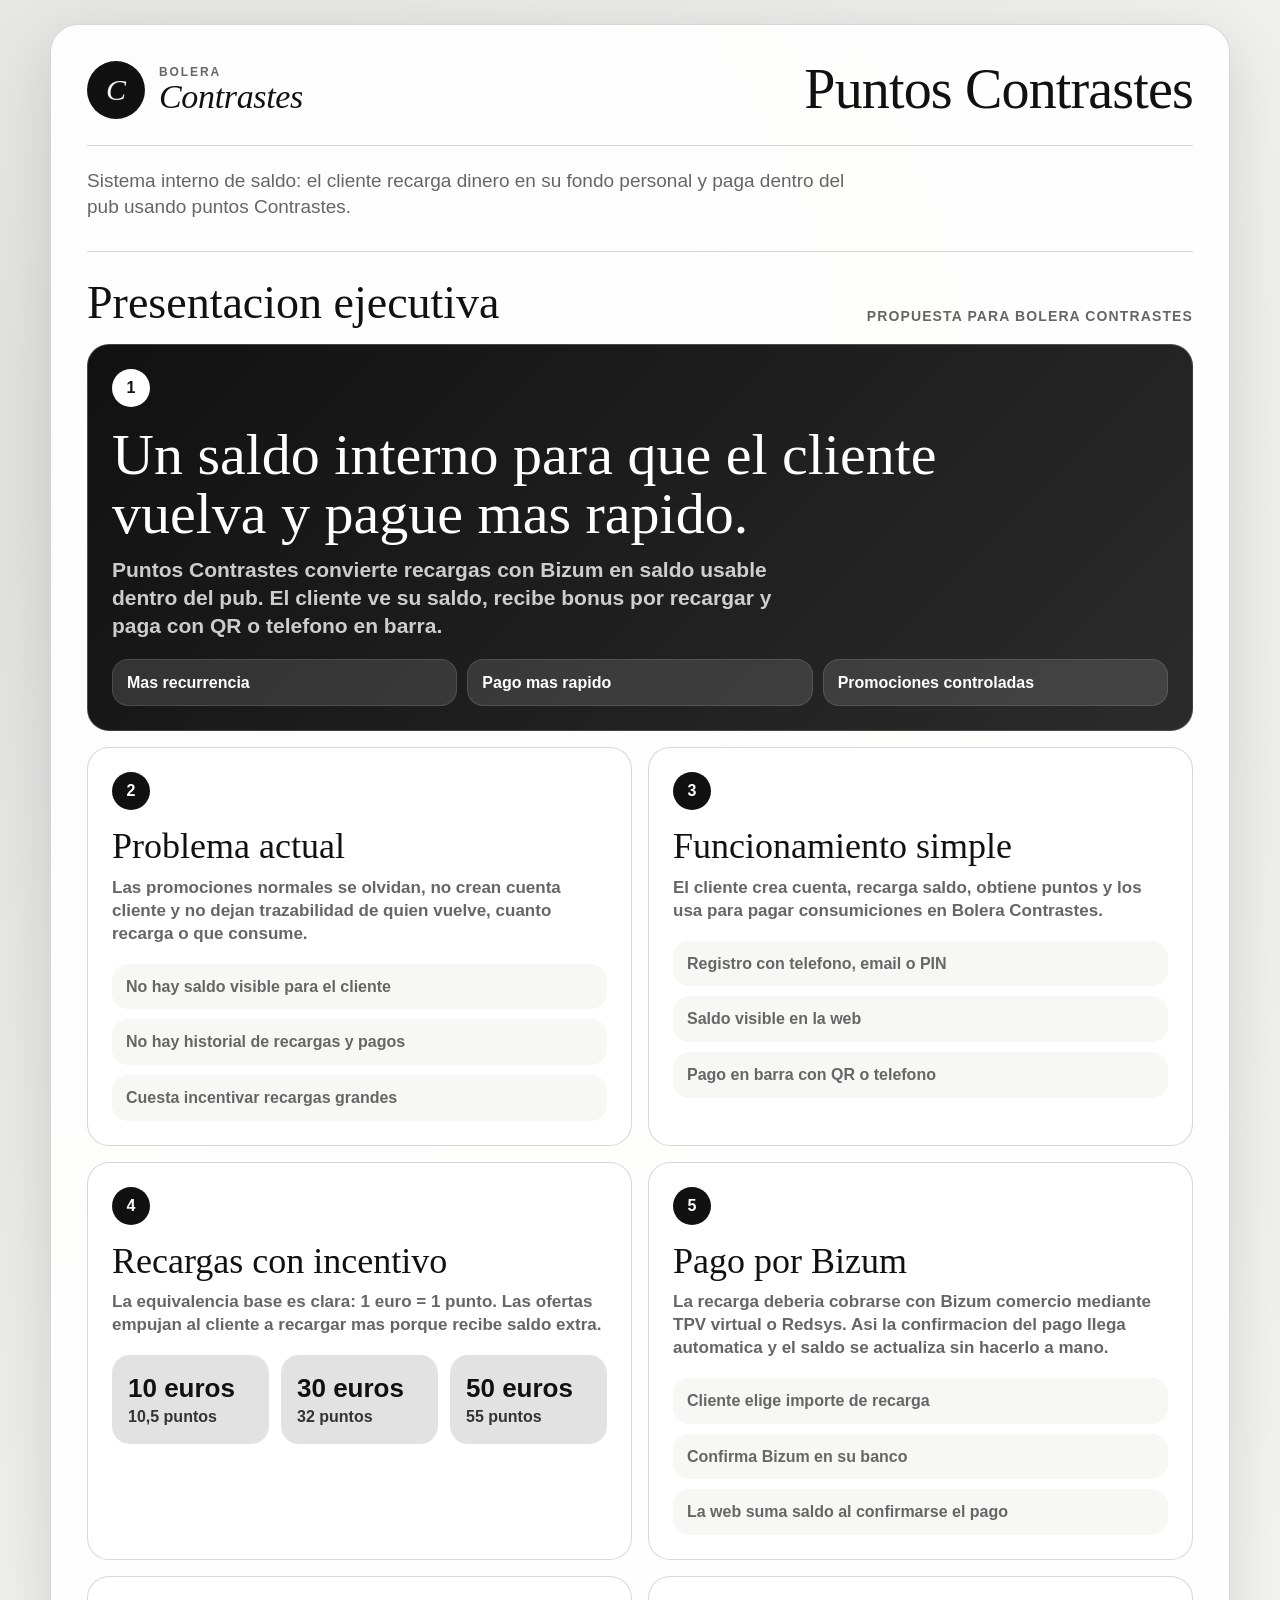
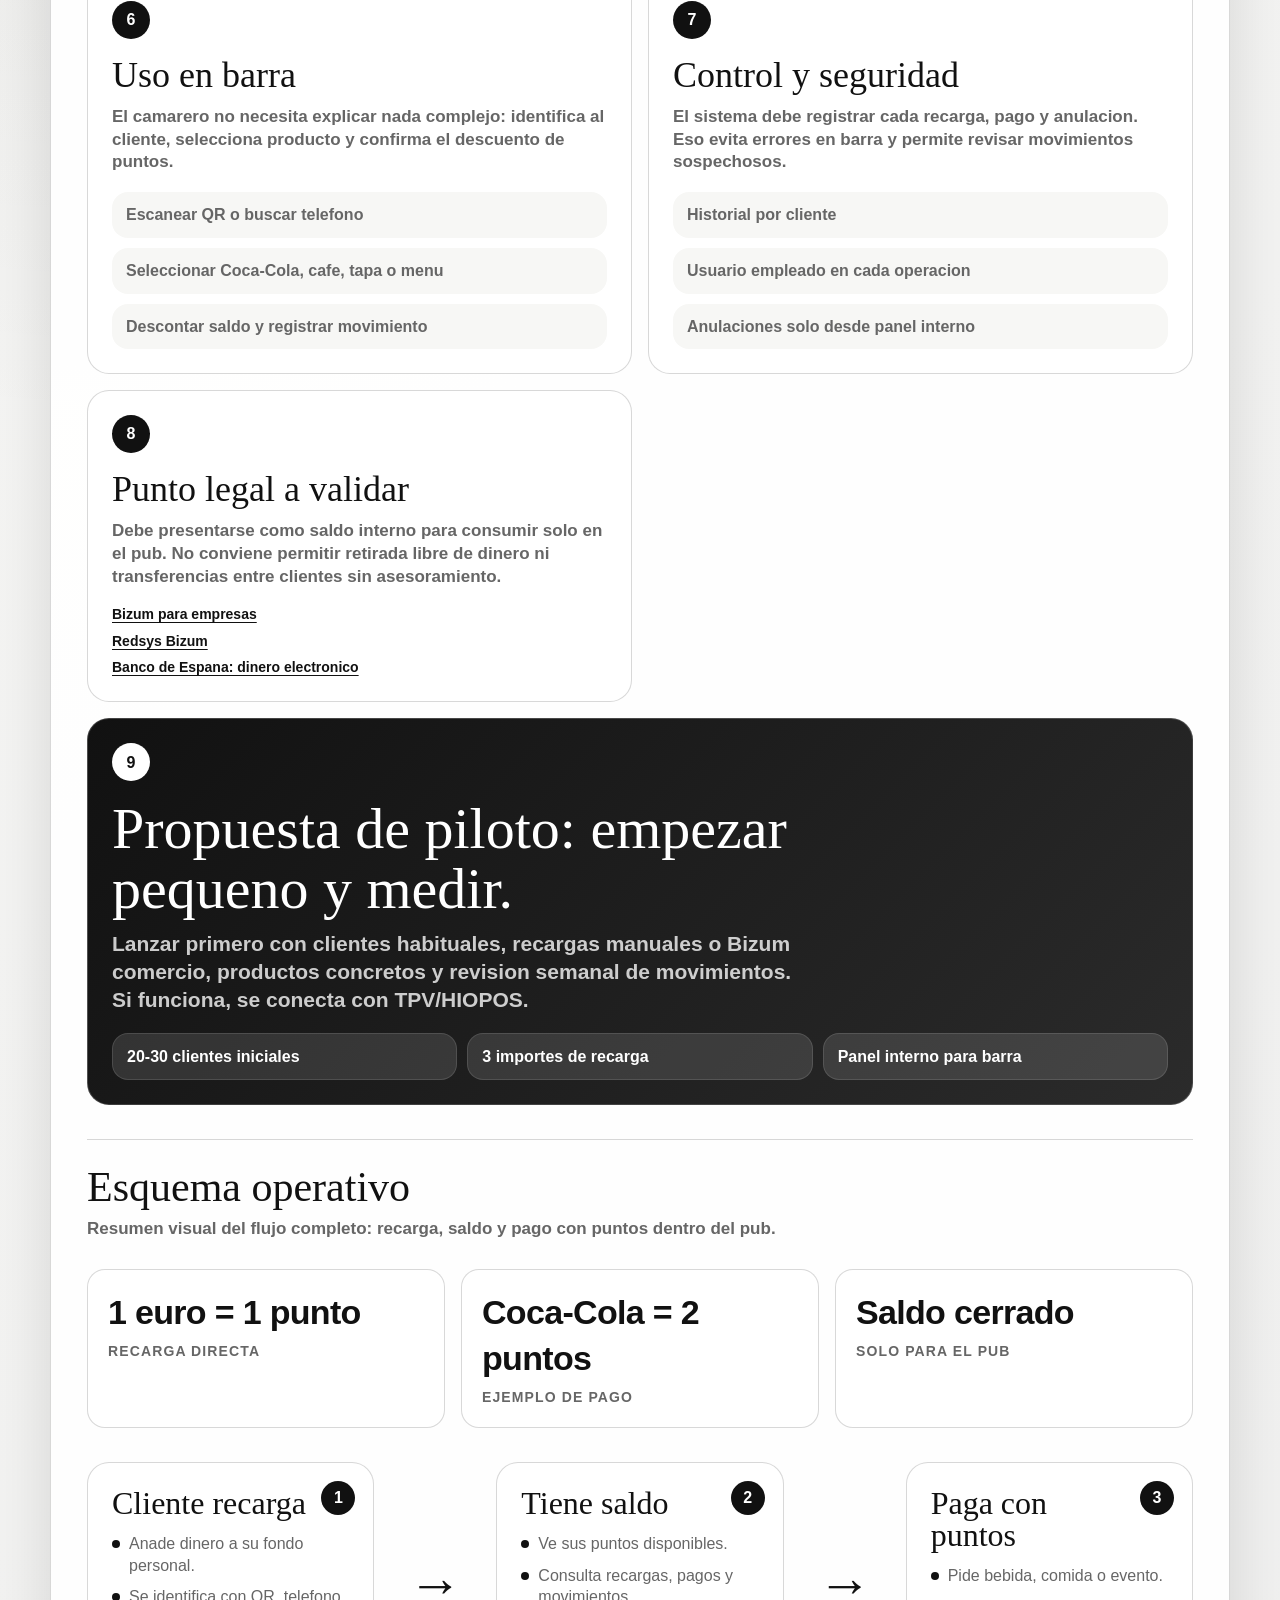
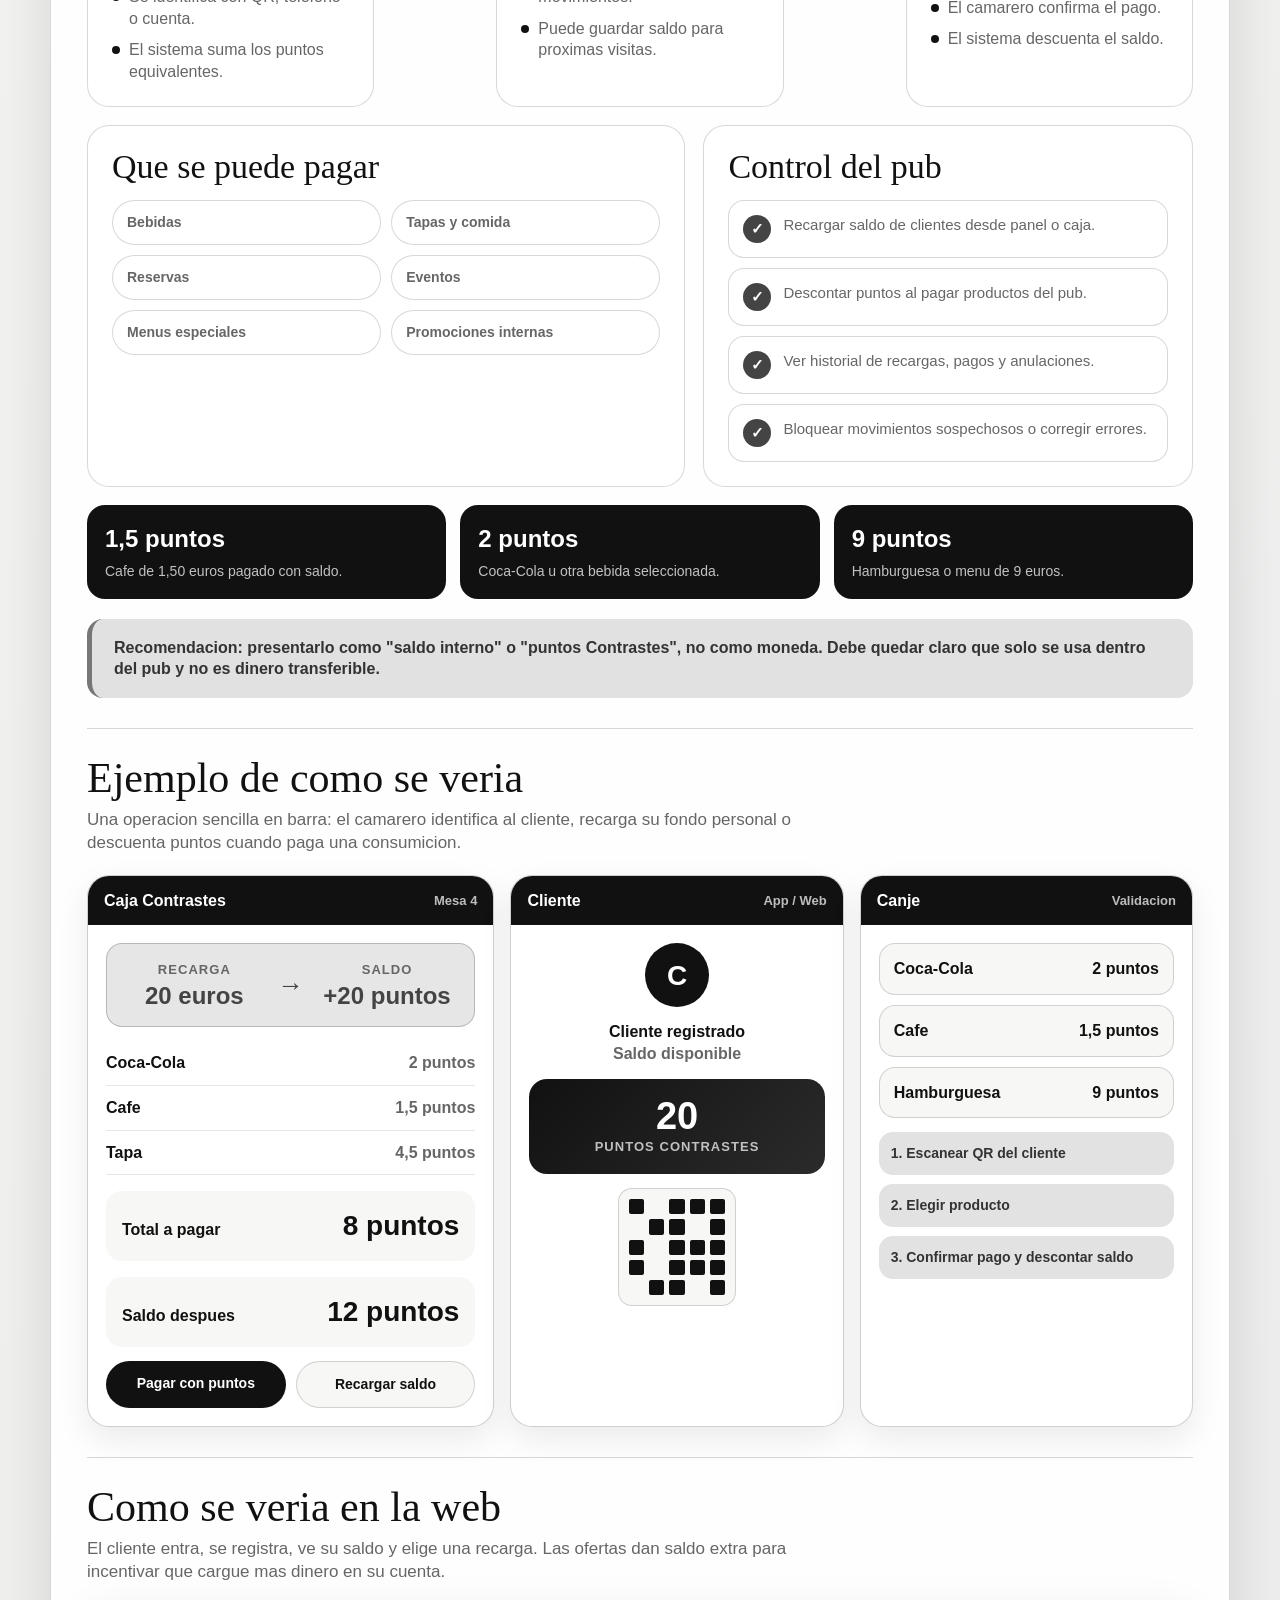
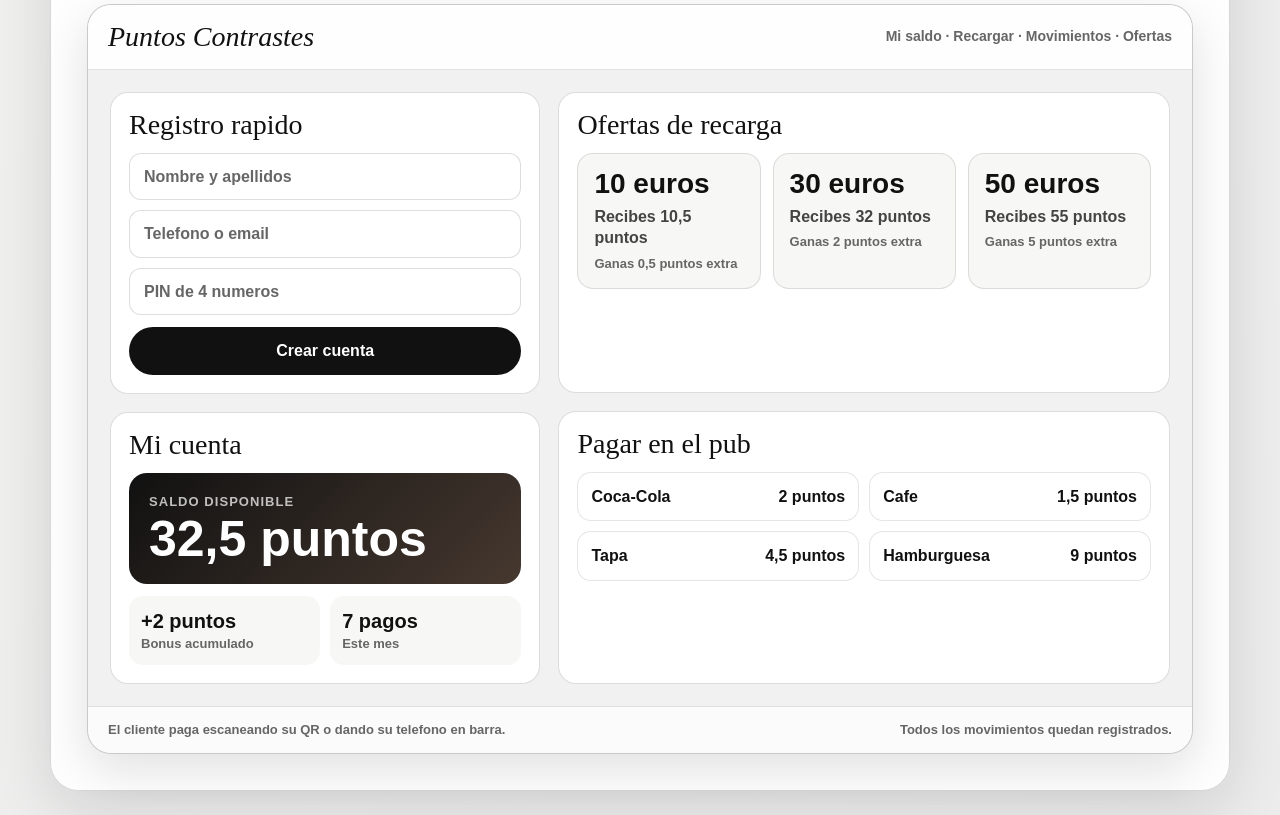
<file: puntos-contrastes-esquema.html>
<!doctype html>
<html lang="es">
<head>
  <meta charset="utf-8">
  <meta name="viewport" content="width=device-width, initial-scale=1">
  <title>Puntos Contrastes - Esquema visual</title>
  <style>
    :root {
      --paper: #F7F7F5;
      --ink: #111111;
      --muted: #666666;
      --line: rgba(17, 17, 17, .16);
      --accent: #111111;
      --green: #444444;
      --gold: #777777;
      --white: #FFFFFF;
      --shadow: 0 18px 60px rgba(17, 17, 17, .12);
      --serif: "Georgia", "Times New Roman", serif;
      --sans: "Avenir Next", "Helvetica Neue", Arial, sans-serif;
    }

    * { box-sizing: border-box; }

    body {
      margin: 0;
      color: var(--ink);
      background:
        radial-gradient(circle at 12% 8%, rgba(17, 17, 17, .10), transparent 30%),
        linear-gradient(135deg, #F7F7F5 0%, #ECECEC 100%);
      font-family: var(--sans);
      line-height: 1.35;
    }

    .sheet {
      width: min(1180px, calc(100vw - 32px));
      margin: 24px auto;
      padding: 36px;
      border: 1px solid var(--line);
      border-radius: 28px;
      background: rgba(255, 255, 255, .92);
      box-shadow: var(--shadow);
    }

    .topbar {
      display: flex;
      align-items: center;
      justify-content: space-between;
      gap: 24px;
      padding-bottom: 26px;
      border-bottom: 1px solid var(--line);
    }

    .brand {
      display: flex;
      align-items: center;
      gap: 14px;
      min-width: 260px;
    }

    .brand-mark {
      display: grid;
      place-items: center;
      width: 58px;
      height: 58px;
      border-radius: 50%;
      color: var(--paper);
      background: var(--ink);
      font: italic 30px var(--serif);
    }

    .brand-text small {
      display: block;
      color: var(--muted);
      font-size: 12px;
      font-weight: 800;
      letter-spacing: .16em;
      text-transform: uppercase;
    }

    .brand-text strong {
      display: block;
      margin-top: -2px;
      font: italic 34px var(--serif);
      letter-spacing: -.01em;
    }

    h1 {
      margin: 0;
      max-width: 680px;
      font: 56px/.95 var(--serif);
      letter-spacing: -.015em;
      text-align: right;
    }

    .subtitle {
      margin: 22px 0 0;
      max-width: 760px;
      color: var(--muted);
      font-size: 19px;
    }

    .deck {
      display: grid;
      gap: 18px;
      margin-top: 32px;
      padding-top: 28px;
      border-top: 1px solid var(--line);
    }

    .deck-title {
      display: flex;
      align-items: end;
      justify-content: space-between;
      gap: 18px;
    }

    .deck-title h2 {
      margin: 0;
      font: 46px/1 var(--serif);
    }

    .deck-title span {
      color: var(--muted);
      font-size: 14px;
      font-weight: 800;
      letter-spacing: .08em;
      text-transform: uppercase;
    }

    .slides {
      display: grid;
      grid-template-columns: repeat(2, minmax(0, 1fr));
      gap: 16px;
    }

    .slide {
      position: relative;
      min-height: 230px;
      padding: 24px;
      border: 1px solid rgba(17, 17, 17, .16);
      border-radius: 22px;
      background: var(--white);
      overflow: hidden;
    }

    .slide.feature {
      grid-column: span 2;
      min-height: 280px;
      color: #FFFFFF;
      background: linear-gradient(135deg, var(--ink), #2B2B2B);
      border-color: rgba(255, 255, 255, .18);
    }

    .slide-number {
      display: inline-grid;
      place-items: center;
      width: 38px;
      height: 38px;
      border-radius: 50%;
      color: #fff;
      background: var(--accent);
      font-weight: 900;
    }

    .slide.feature .slide-number {
      color: var(--ink);
      background: #FFFFFF;
    }

    .slide h3 {
      margin: 18px 0 0;
      max-width: 760px;
      font: 36px/1.02 var(--serif);
    }

    .slide.feature h3 {
      max-width: 850px;
      font-size: 58px;
    }

    .slide p {
      margin: 12px 0 0;
      max-width: 700px;
      color: var(--muted);
      font-size: 17px;
      font-weight: 650;
    }

    .slide.feature p {
      color: rgba(255, 255, 255, .78);
      font-size: 21px;
    }

    .slide-list {
      display: grid;
      gap: 10px;
      margin-top: 18px;
    }

    .slide-list div {
      padding: 12px 14px;
      border-radius: 16px;
      background: var(--paper);
      color: var(--muted);
      font-weight: 800;
    }

    .slide.feature .slide-list {
      grid-template-columns: repeat(3, minmax(0, 1fr));
    }

    .slide.feature .slide-list div {
      color: #FFFFFF;
      background: rgba(255, 255, 255, .12);
      border: 1px solid rgba(255, 255, 255, .12);
    }

    .money-strip {
      display: grid;
      grid-template-columns: repeat(3, minmax(0, 1fr));
      gap: 12px;
      margin-top: 18px;
    }

    .money-strip div {
      padding: 16px;
      border-radius: 18px;
      background: rgba(17, 17, 17, .12);
      color: #333333;
      font-weight: 900;
    }

    .money-strip b {
      display: block;
      color: var(--ink);
      font-size: 26px;
    }

    .source-links {
      display: grid;
      gap: 8px;
      margin-top: 16px;
      font-size: 14px;
      font-weight: 800;
    }

    .source-links a {
      color: var(--accent);
      text-decoration: underline;
      text-underline-offset: 3px;
    }

    .section-label {
      margin-top: 34px;
      padding-top: 26px;
      border-top: 1px solid var(--line);
    }

    .section-label h2 {
      margin: 0;
      font: 42px/1 var(--serif);
    }

    .section-label p {
      margin: 10px 0 0;
      max-width: 740px;
      color: var(--muted);
      font-size: 17px;
      font-weight: 650;
    }

    .equation {
      display: grid;
      grid-template-columns: repeat(3, 1fr);
      gap: 16px;
      margin-top: 28px;
    }

    .metric {
      padding: 20px;
      border: 1px solid var(--line);
      border-radius: 18px;
      background: var(--white);
    }

    .metric b {
      display: block;
      font-size: 34px;
      letter-spacing: -.02em;
    }

    .metric span {
      display: block;
      margin-top: 6px;
      color: var(--muted);
      font-size: 14px;
      font-weight: 700;
      text-transform: uppercase;
      letter-spacing: .08em;
    }

    .diagram {
      display: grid;
      grid-template-columns: 1fr 90px 1fr 90px 1fr;
      align-items: stretch;
      gap: 16px;
      margin-top: 34px;
    }

    .node {
      position: relative;
      min-height: 240px;
      padding: 24px;
      border: 1px solid var(--line);
      border-radius: 22px;
      background: var(--white);
    }

    .node::before {
      content: attr(data-number);
      position: absolute;
      top: 18px;
      right: 18px;
      display: grid;
      place-items: center;
      width: 34px;
      height: 34px;
      border-radius: 50%;
      color: var(--white);
      background: var(--accent);
      font-weight: 800;
    }

    .node h2 {
      margin: 0 0 14px;
      padding-right: 42px;
      font: 32px/1 var(--serif);
    }

    .node ul {
      margin: 0;
      padding: 0;
      list-style: none;
      color: var(--muted);
      font-size: 16px;
    }

    .node li {
      display: flex;
      gap: 9px;
      margin-top: 10px;
    }

    .node li::before {
      content: "";
      flex: 0 0 auto;
      width: 8px;
      height: 8px;
      margin-top: 7px;
      border-radius: 50%;
      background: var(--accent);
    }

    .arrow {
      display: grid;
      place-items: center;
      color: var(--accent);
      font-size: 54px;
      font-weight: 900;
    }

    .sections {
      display: grid;
      grid-template-columns: 1.1fr .9fr;
      gap: 18px;
      margin-top: 18px;
    }

    .panel {
      padding: 24px;
      border: 1px solid var(--line);
      border-radius: 22px;
      background: rgba(255, 255, 255, .72);
    }

    .panel h2 {
      margin: 0 0 16px;
      font: 34px/1 var(--serif);
    }

    .grid-list {
      display: grid;
      grid-template-columns: repeat(2, minmax(0, 1fr));
      gap: 10px;
      margin: 0;
      padding: 0;
      list-style: none;
    }

    .pill {
      padding: 12px 14px;
      border: 1px solid var(--line);
      border-radius: 999px;
      background: var(--white);
      color: var(--muted);
      font-weight: 700;
      font-size: 14px;
    }

    .rules {
      display: grid;
      gap: 10px;
    }

    .rule {
      display: flex;
      gap: 12px;
      align-items: flex-start;
      padding: 14px;
      border-radius: 16px;
      background: var(--white);
      border: 1px solid var(--line);
      color: var(--muted);
      font-size: 15px;
    }

    .rule b {
      display: grid;
      place-items: center;
      flex: 0 0 auto;
      width: 28px;
      height: 28px;
      border-radius: 50%;
      color: #fff;
      background: var(--green);
      font-size: 15px;
    }

    .bottom {
      display: grid;
      grid-template-columns: 1fr 1fr 1fr;
      gap: 14px;
      margin-top: 18px;
    }

    .example {
      padding: 18px;
      border-radius: 18px;
      color: var(--white);
      background: var(--ink);
    }

    .example strong {
      display: block;
      font-size: 24px;
    }

    .example span {
      display: block;
      margin-top: 6px;
      color: rgba(255, 255, 255, .74);
      font-size: 14px;
    }

    .note {
      margin-top: 20px;
      padding: 18px 22px;
      border-left: 5px solid var(--gold);
      border-radius: 16px;
      background: rgba(17, 17, 17, .12);
      color: #333333;
      font-weight: 700;
    }

    .usage {
      margin-top: 30px;
      padding-top: 28px;
      border-top: 1px solid var(--line);
    }

    .usage h2 {
      margin: 0;
      font: 42px/1 var(--serif);
    }

    .usage-lead {
      margin: 10px 0 20px;
      max-width: 720px;
      color: var(--muted);
      font-size: 17px;
    }

    .mockups {
      display: grid;
      grid-template-columns: 1.1fr .9fr .9fr;
      gap: 16px;
      align-items: stretch;
    }

    .screen {
      overflow: hidden;
      border: 1px solid rgba(17, 17, 17, .2);
      border-radius: 22px;
      background: #fff;
      box-shadow: 0 12px 32px rgba(17, 17, 17, .08);
    }

    .screen-top {
      display: flex;
      align-items: center;
      justify-content: space-between;
      gap: 12px;
      padding: 14px 16px;
      color: #fff;
      background: var(--ink);
      font-weight: 800;
    }

    .screen-top span {
      color: rgba(255, 255, 255, .72);
      font-size: 13px;
      font-weight: 700;
    }

    .screen-body {
      padding: 18px;
    }

    .ticket-row {
      display: flex;
      justify-content: space-between;
      gap: 16px;
      padding: 11px 0;
      border-bottom: 1px solid rgba(17, 17, 17, .1);
      color: var(--muted);
      font-weight: 700;
    }

    .ticket-row strong { color: var(--ink); }

    .total-row {
      display: flex;
      align-items: baseline;
      justify-content: space-between;
      gap: 16px;
      margin-top: 16px;
      padding: 16px;
      border-radius: 16px;
      background: var(--paper);
      font-weight: 800;
    }

    .total-row b {
      font-size: 28px;
      color: var(--accent);
    }

    .actions {
      display: grid;
      grid-template-columns: 1fr 1fr;
      gap: 10px;
      margin-top: 14px;
    }

    .action {
      padding: 13px 12px;
      border-radius: 999px;
      text-align: center;
      color: #fff;
      background: var(--accent);
      font-weight: 900;
      font-size: 14px;
    }

    .action.secondary {
      color: var(--ink);
      background: var(--paper);
      border: 1px solid var(--line);
    }

    .recharge-box {
      display: grid;
      grid-template-columns: 1fr auto 1fr;
      align-items: center;
      gap: 10px;
      margin-bottom: 14px;
      padding: 14px;
      border-radius: 16px;
      background: rgba(17, 17, 17, .1);
      border: 1px solid rgba(17, 17, 17, .22);
      font-weight: 900;
      text-align: center;
    }

    .recharge-box span {
      color: var(--muted);
      font-size: 13px;
      font-weight: 800;
      text-transform: uppercase;
      letter-spacing: .08em;
    }

    .recharge-box b {
      display: block;
      color: var(--green);
      font-size: 24px;
    }

    .recharge-box em {
      color: var(--green);
      font-style: normal;
      font-size: 26px;
    }

    .customer-card {
      display: grid;
      gap: 14px;
      text-align: center;
    }

    .avatar {
      display: grid;
      place-items: center;
      width: 64px;
      height: 64px;
      margin: 0 auto;
      border-radius: 50%;
      color: #fff;
      background: var(--accent);
      font-size: 28px;
      font-weight: 900;
    }

    .points-balance {
      padding: 18px;
      border-radius: 18px;
      color: #fff;
      background: linear-gradient(135deg, var(--ink), #2B2B2B);
    }

    .points-balance b {
      display: block;
      font-size: 38px;
      line-height: 1;
    }

    .points-balance span {
      color: rgba(255, 255, 255, .72);
      font-weight: 700;
      font-size: 13px;
      text-transform: uppercase;
      letter-spacing: .08em;
    }

    .qr {
      display: grid;
      grid-template-columns: repeat(5, 1fr);
      gap: 5px;
      width: 118px;
      height: 118px;
      margin: 0 auto;
      padding: 10px;
      border-radius: 14px;
      background: var(--paper);
      border: 1px solid var(--line);
    }

    .qr i {
      display: block;
      border-radius: 2px;
      background: var(--ink);
    }

    .qr i:nth-child(2),
    .qr i:nth-child(6),
    .qr i:nth-child(9),
    .qr i:nth-child(12),
    .qr i:nth-child(17),
    .qr i:nth-child(21),
    .qr i:nth-child(24) {
      background: transparent;
    }

    .redeem-item {
      display: flex;
      align-items: center;
      justify-content: space-between;
      gap: 12px;
      padding: 14px;
      border: 1px solid var(--line);
      border-radius: 16px;
      background: var(--paper);
      font-weight: 800;
    }

    .redeem-item span {
      color: var(--accent);
    }

    .mini-flow {
      display: grid;
      gap: 9px;
      margin-top: 14px;
    }

    .mini-step {
      padding: 12px;
      border-radius: 14px;
      background: rgba(17, 17, 17, .12);
      color: #333333;
      font-size: 14px;
      font-weight: 800;
    }

    .web-preview {
      margin-top: 30px;
      padding-top: 28px;
      border-top: 1px solid var(--line);
    }

    .web-preview h2 {
      margin: 0;
      font: 42px/1 var(--serif);
    }

    .web-frame {
      overflow: hidden;
      margin-top: 20px;
      border: 1px solid rgba(17, 17, 17, .18);
      border-radius: 24px;
      background: #F1F1F1;
      box-shadow: 0 16px 48px rgba(17, 17, 17, .12);
    }

    .web-nav {
      display: flex;
      align-items: center;
      justify-content: space-between;
      gap: 18px;
      padding: 16px 20px;
      border-bottom: 1px solid rgba(17, 17, 17, .12);
      background: rgba(255, 255, 255, .9);
    }

    .web-nav strong {
      font: italic 28px var(--serif);
    }

    .web-nav span {
      color: var(--muted);
      font-weight: 800;
      font-size: 14px;
    }

    .web-main {
      display: grid;
      grid-template-columns: .95fr 1.35fr;
      gap: 18px;
      padding: 22px;
    }

    .login-panel,
    .wallet-panel,
    .offers-panel,
    .catalog-panel {
      border: 1px solid rgba(17, 17, 17, .14);
      border-radius: 18px;
      background: #FFFFFF;
    }

    .login-panel,
    .wallet-panel {
      padding: 18px;
    }

    .login-panel h3,
    .wallet-panel h3,
    .offers-panel h3,
    .catalog-panel h3 {
      margin: 0 0 14px;
      font: 28px/1 var(--serif);
    }

    .field {
      margin-top: 10px;
      padding: 12px 14px;
      border: 1px solid rgba(17, 17, 17, .14);
      border-radius: 12px;
      color: var(--muted);
      background: #fff;
      font-weight: 700;
    }

    .web-button {
      margin-top: 12px;
      padding: 13px 14px;
      border-radius: 999px;
      color: #fff;
      background: var(--accent);
      text-align: center;
      font-weight: 900;
    }

    .wallet-balance {
      padding: 20px;
      border-radius: 18px;
      color: #fff;
      background: linear-gradient(135deg, #111111, #46382f);
    }

    .wallet-balance span {
      display: block;
      color: rgba(255, 255, 255, .72);
      font-size: 13px;
      font-weight: 800;
      text-transform: uppercase;
      letter-spacing: .08em;
    }

    .wallet-balance b {
      display: block;
      margin-top: 4px;
      font-size: 50px;
      line-height: 1;
    }

    .wallet-small {
      display: grid;
      grid-template-columns: 1fr 1fr;
      gap: 10px;
      margin-top: 12px;
    }

    .wallet-small div {
      padding: 12px;
      border-radius: 14px;
      background: var(--paper);
      color: var(--muted);
      font-size: 13px;
      font-weight: 800;
    }

    .wallet-small b {
      display: block;
      color: var(--ink);
      font-size: 20px;
    }

    .offers-panel,
    .catalog-panel {
      padding: 18px;
    }

    .offer-grid {
      display: grid;
      grid-template-columns: repeat(3, minmax(0, 1fr));
      gap: 12px;
    }

    .offer-card {
      padding: 16px;
      border-radius: 16px;
      background: var(--paper);
      border: 1px solid rgba(17, 17, 17, .12);
    }

    .offer-card strong {
      display: block;
      font-size: 28px;
      line-height: 1;
    }

    .offer-card span {
      display: block;
      margin-top: 8px;
      color: var(--green);
      font-weight: 900;
    }

    .offer-card em {
      display: block;
      margin-top: 6px;
      color: var(--muted);
      font-style: normal;
      font-size: 13px;
      font-weight: 700;
    }

    .web-right {
      display: grid;
      gap: 18px;
    }

    .catalog-list {
      display: grid;
      grid-template-columns: repeat(2, minmax(0, 1fr));
      gap: 10px;
    }

    .catalog-item {
      display: flex;
      align-items: center;
      justify-content: space-between;
      gap: 12px;
      padding: 13px;
      border-radius: 14px;
      background: #fff;
      border: 1px solid rgba(17, 17, 17, .1);
      font-weight: 800;
    }

    .catalog-item span {
      color: var(--accent);
    }

    .web-foot {
      display: flex;
      align-items: center;
      justify-content: space-between;
      gap: 14px;
      padding: 14px 20px;
      border-top: 1px solid rgba(17, 17, 17, .12);
      color: var(--muted);
      background: rgba(255, 255, 255, .72);
      font-size: 13px;
      font-weight: 800;
    }

    @media (max-width: 900px) {
      .sheet { padding: 24px; }
      .topbar, .sections, .bottom, .equation { grid-template-columns: 1fr; display: grid; }
      h1 { text-align: left; font-size: 42px; }
      .diagram {
        grid-template-columns: 1fr;
      }
      .arrow {
        transform: rotate(90deg);
        min-height: 56px;
      }
      .grid-list { grid-template-columns: 1fr; }
      .mockups { grid-template-columns: 1fr; }
      .web-main { grid-template-columns: 1fr; }
      .offer-grid, .catalog-list { grid-template-columns: 1fr; }
      .web-nav, .web-foot { align-items: flex-start; flex-direction: column; }
      .deck-title { align-items: flex-start; flex-direction: column; }
      .slides { grid-template-columns: 1fr; }
      .slide.feature { grid-column: span 1; }
      .slide.feature h3 { font-size: 42px; }
      .slide.feature .slide-list, .money-strip { grid-template-columns: 1fr; }
    }

    @media print {
      body { background: #fff; }
      .sheet {
        width: 100%;
        margin: 0;
        border: 0;
        box-shadow: none;
        border-radius: 0;
      }
    }
  </style>
</head>
<body>
  <main class="sheet">
    <header class="topbar">
      <div class="brand">
        <div class="brand-mark">C</div>
        <div class="brand-text">
          <small>Bolera</small>
          <strong>Contrastes</strong>
        </div>
      </div>
      <h1>Puntos Contrastes</h1>
    </header>

    <p class="subtitle">
      Sistema interno de saldo: el cliente recarga dinero en su fondo personal y paga dentro del pub usando puntos Contrastes.
    </p>

    <section class="deck" aria-label="Presentacion profesional">
      <div class="deck-title">
        <h2>Presentacion ejecutiva</h2>
        <span>Propuesta para Bolera Contrastes</span>
      </div>

      <div class="slides">
        <article class="slide feature">
          <span class="slide-number">1</span>
          <h3>Un saldo interno para que el cliente vuelva y pague mas rapido.</h3>
          <p>
            Puntos Contrastes convierte recargas con Bizum en saldo usable dentro del pub. El cliente ve su saldo, recibe bonus por recargar y paga con QR o telefono en barra.
          </p>
          <div class="slide-list">
            <div>Mas recurrencia</div>
            <div>Pago mas rapido</div>
            <div>Promociones controladas</div>
          </div>
        </article>

        <article class="slide">
          <span class="slide-number">2</span>
          <h3>Problema actual</h3>
          <p>
            Las promociones normales se olvidan, no crean cuenta cliente y no dejan trazabilidad de quien vuelve, cuanto recarga o que consume.
          </p>
          <div class="slide-list">
            <div>No hay saldo visible para el cliente</div>
            <div>No hay historial de recargas y pagos</div>
            <div>Cuesta incentivar recargas grandes</div>
          </div>
        </article>

        <article class="slide">
          <span class="slide-number">3</span>
          <h3>Funcionamiento simple</h3>
          <p>
            El cliente crea cuenta, recarga saldo, obtiene puntos y los usa para pagar consumiciones en Bolera Contrastes.
          </p>
          <div class="slide-list">
            <div>Registro con telefono, email o PIN</div>
            <div>Saldo visible en la web</div>
            <div>Pago en barra con QR o telefono</div>
          </div>
        </article>

        <article class="slide">
          <span class="slide-number">4</span>
          <h3>Recargas con incentivo</h3>
          <p>
            La equivalencia base es clara: 1 euro = 1 punto. Las ofertas empujan al cliente a recargar mas porque recibe saldo extra.
          </p>
          <div class="money-strip">
            <div><b>10 euros</b>10,5 puntos</div>
            <div><b>30 euros</b>32 puntos</div>
            <div><b>50 euros</b>55 puntos</div>
          </div>
        </article>

        <article class="slide">
          <span class="slide-number">5</span>
          <h3>Pago por Bizum</h3>
          <p>
            La recarga deberia cobrarse con Bizum comercio mediante TPV virtual o Redsys. Asi la confirmacion del pago llega automatica y el saldo se actualiza sin hacerlo a mano.
          </p>
          <div class="slide-list">
            <div>Cliente elige importe de recarga</div>
            <div>Confirma Bizum en su banco</div>
            <div>La web suma saldo al confirmarse el pago</div>
          </div>
        </article>

        <article class="slide">
          <span class="slide-number">6</span>
          <h3>Uso en barra</h3>
          <p>
            El camarero no necesita explicar nada complejo: identifica al cliente, selecciona producto y confirma el descuento de puntos.
          </p>
          <div class="slide-list">
            <div>Escanear QR o buscar telefono</div>
            <div>Seleccionar Coca-Cola, cafe, tapa o menu</div>
            <div>Descontar saldo y registrar movimiento</div>
          </div>
        </article>

        <article class="slide">
          <span class="slide-number">7</span>
          <h3>Control y seguridad</h3>
          <p>
            El sistema debe registrar cada recarga, pago y anulacion. Eso evita errores en barra y permite revisar movimientos sospechosos.
          </p>
          <div class="slide-list">
            <div>Historial por cliente</div>
            <div>Usuario empleado en cada operacion</div>
            <div>Anulaciones solo desde panel interno</div>
          </div>
        </article>

        <article class="slide">
          <span class="slide-number">8</span>
          <h3>Punto legal a validar</h3>
          <p>
            Debe presentarse como saldo interno para consumir solo en el pub. No conviene permitir retirada libre de dinero ni transferencias entre clientes sin asesoramiento.
          </p>
          <div class="source-links">
            <a href="https://bizum.com/es/bizum-empresas/">Bizum para empresas</a>
            <a href="https://pagosonline.redsys.es/desarrolladores-inicio/documentacion-otros-metodos-de-pago/desarrolladores-bizum-1/">Redsys Bizum</a>
            <a href="https://clientebancario.bde.es/pcb/es/menu-horizontal/productosservici/serviciospago/Dinero_electronico.html">Banco de Espana: dinero electronico</a>
          </div>
        </article>

        <article class="slide feature">
          <span class="slide-number">9</span>
          <h3>Propuesta de piloto: empezar pequeno y medir.</h3>
          <p>
            Lanzar primero con clientes habituales, recargas manuales o Bizum comercio, productos concretos y revision semanal de movimientos. Si funciona, se conecta con TPV/HIOPOS.
          </p>
          <div class="slide-list">
            <div>20-30 clientes iniciales</div>
            <div>3 importes de recarga</div>
            <div>Panel interno para barra</div>
          </div>
        </article>
      </div>
    </section>

    <section class="section-label" aria-label="Esquema operativo">
      <h2>Esquema operativo</h2>
      <p>
        Resumen visual del flujo completo: recarga, saldo y pago con puntos dentro del pub.
      </p>
    </section>

    <section class="equation" aria-label="Equivalencias base">
      <div class="metric">
        <b>1 euro = 1 punto</b>
        <span>Recarga directa</span>
      </div>
      <div class="metric">
        <b>Coca-Cola = 2 puntos</b>
        <span>Ejemplo de pago</span>
      </div>
      <div class="metric">
        <b>Saldo cerrado</b>
        <span>Solo para el pub</span>
      </div>
    </section>

    <section class="diagram" aria-label="Flujo principal">
      <article class="node" data-number="1">
        <h2>Cliente recarga</h2>
        <ul>
          <li>Anade dinero a su fondo personal.</li>
          <li>Se identifica con QR, telefono o cuenta.</li>
          <li>El sistema suma los puntos equivalentes.</li>
        </ul>
      </article>

      <div class="arrow">→</div>

      <article class="node" data-number="2">
        <h2>Tiene saldo</h2>
        <ul>
          <li>Ve sus puntos disponibles.</li>
          <li>Consulta recargas, pagos y movimientos.</li>
          <li>Puede guardar saldo para proximas visitas.</li>
        </ul>
      </article>

      <div class="arrow">→</div>

      <article class="node" data-number="3">
        <h2>Paga con puntos</h2>
        <ul>
          <li>Pide bebida, comida o evento.</li>
          <li>El camarero confirma el pago.</li>
          <li>El sistema descuenta el saldo.</li>
        </ul>
      </article>
    </section>

    <section class="sections">
      <article class="panel">
        <h2>Que se puede pagar</h2>
        <ul class="grid-list">
          <li class="pill">Bebidas</li>
          <li class="pill">Tapas y comida</li>
          <li class="pill">Reservas</li>
          <li class="pill">Eventos</li>
          <li class="pill">Menus especiales</li>
          <li class="pill">Promociones internas</li>
        </ul>
      </article>

      <article class="panel">
        <h2>Control del pub</h2>
        <div class="rules">
          <div class="rule"><b>✓</b><span>Recargar saldo de clientes desde panel o caja.</span></div>
          <div class="rule"><b>✓</b><span>Descontar puntos al pagar productos del pub.</span></div>
          <div class="rule"><b>✓</b><span>Ver historial de recargas, pagos y anulaciones.</span></div>
          <div class="rule"><b>✓</b><span>Bloquear movimientos sospechosos o corregir errores.</span></div>
        </div>
      </article>
    </section>

    <section class="bottom" aria-label="Ejemplos de recompensas">
      <div class="example">
        <strong>1,5 puntos</strong>
        <span>Cafe de 1,50 euros pagado con saldo.</span>
      </div>
      <div class="example">
        <strong>2 puntos</strong>
        <span>Coca-Cola u otra bebida seleccionada.</span>
      </div>
      <div class="example">
        <strong>9 puntos</strong>
        <span>Hamburguesa o menu de 9 euros.</span>
      </div>
    </section>

    <div class="note">
      Recomendacion: presentarlo como "saldo interno" o "puntos Contrastes", no como moneda. Debe quedar claro que solo se usa dentro del pub y no es dinero transferible.
    </div>

    <section class="usage" aria-label="Ejemplo de uso real">
      <h2>Ejemplo de como se veria</h2>
      <p class="usage-lead">
        Una operacion sencilla en barra: el camarero identifica al cliente, recarga su fondo personal o descuenta puntos cuando paga una consumicion.
      </p>

      <div class="mockups">
        <article class="screen">
          <div class="screen-top">
            Caja Contrastes
            <span>Mesa 4</span>
          </div>
          <div class="screen-body">
            <div class="recharge-box">
              <div><span>Recarga</span><b>20 euros</b></div>
              <em>→</em>
              <div><span>Saldo</span><b>+20 puntos</b></div>
            </div>
            <div class="ticket-row"><strong>Coca-Cola</strong><span>2 puntos</span></div>
            <div class="ticket-row"><strong>Cafe</strong><span>1,5 puntos</span></div>
            <div class="ticket-row"><strong>Tapa</strong><span>4,5 puntos</span></div>
            <div class="total-row">
              <span>Total a pagar</span>
              <b>8 puntos</b>
            </div>
            <div class="total-row">
              <span>Saldo despues</span>
              <b>12 puntos</b>
            </div>
            <div class="actions">
              <div class="action">Pagar con puntos</div>
              <div class="action secondary">Recargar saldo</div>
            </div>
          </div>
        </article>

        <article class="screen">
          <div class="screen-top">
            Cliente
            <span>App / Web</span>
          </div>
          <div class="screen-body">
            <div class="customer-card">
              <div class="avatar">C</div>
              <div>
                <strong>Cliente registrado</strong>
                <div style="color: var(--muted); font-weight: 700;">Saldo disponible</div>
              </div>
              <div class="points-balance">
                <b>20</b>
                <span>puntos contrastes</span>
              </div>
              <div class="qr" aria-label="QR de cliente">
                <i></i><i></i><i></i><i></i><i></i>
                <i></i><i></i><i></i><i></i><i></i>
                <i></i><i></i><i></i><i></i><i></i>
                <i></i><i></i><i></i><i></i><i></i>
                <i></i><i></i><i></i><i></i><i></i>
              </div>
            </div>
          </div>
        </article>

        <article class="screen">
          <div class="screen-top">
            Canje
            <span>Validacion</span>
          </div>
          <div class="screen-body">
            <div class="redeem-item">
              <strong>Coca-Cola</strong>
              <span>2 puntos</span>
            </div>
            <div class="redeem-item" style="margin-top: 10px;">
              <strong>Cafe</strong>
              <span>1,5 puntos</span>
            </div>
            <div class="redeem-item" style="margin-top: 10px;">
              <strong>Hamburguesa</strong>
              <span>9 puntos</span>
            </div>
            <div class="mini-flow">
              <div class="mini-step">1. Escanear QR del cliente</div>
              <div class="mini-step">2. Elegir producto</div>
              <div class="mini-step">3. Confirmar pago y descontar saldo</div>
            </div>
          </div>
        </article>
      </div>
    </section>

    <section class="web-preview" aria-label="Vista web cliente">
      <h2>Como se veria en la web</h2>
      <p class="usage-lead">
        El cliente entra, se registra, ve su saldo y elige una recarga. Las ofertas dan saldo extra para incentivar que cargue mas dinero en su cuenta.
      </p>

      <div class="web-frame">
        <div class="web-nav">
          <strong>Puntos Contrastes</strong>
          <span>Mi saldo · Recargar · Movimientos · Ofertas</span>
        </div>

        <div class="web-main">
          <div>
            <article class="login-panel">
              <h3>Registro rapido</h3>
              <div class="field">Nombre y apellidos</div>
              <div class="field">Telefono o email</div>
              <div class="field">PIN de 4 numeros</div>
              <div class="web-button">Crear cuenta</div>
            </article>

            <article class="wallet-panel" style="margin-top: 18px;">
              <h3>Mi cuenta</h3>
              <div class="wallet-balance">
                <span>Saldo disponible</span>
                <b>32,5 puntos</b>
              </div>
              <div class="wallet-small">
                <div><b>+2 puntos</b>Bonus acumulado</div>
                <div><b>7 pagos</b>Este mes</div>
              </div>
            </article>
          </div>

          <div class="web-right">
            <article class="offers-panel">
              <h3>Ofertas de recarga</h3>
              <div class="offer-grid">
                <div class="offer-card">
                  <strong>10 euros</strong>
                  <span>Recibes 10,5 puntos</span>
                  <em>Ganas 0,5 puntos extra</em>
                </div>
                <div class="offer-card">
                  <strong>30 euros</strong>
                  <span>Recibes 32 puntos</span>
                  <em>Ganas 2 puntos extra</em>
                </div>
                <div class="offer-card">
                  <strong>50 euros</strong>
                  <span>Recibes 55 puntos</span>
                  <em>Ganas 5 puntos extra</em>
                </div>
              </div>
            </article>

            <article class="catalog-panel">
              <h3>Pagar en el pub</h3>
              <div class="catalog-list">
                <div class="catalog-item"><strong>Coca-Cola</strong><span>2 puntos</span></div>
                <div class="catalog-item"><strong>Cafe</strong><span>1,5 puntos</span></div>
                <div class="catalog-item"><strong>Tapa</strong><span>4,5 puntos</span></div>
                <div class="catalog-item"><strong>Hamburguesa</strong><span>9 puntos</span></div>
              </div>
            </article>
          </div>
        </div>

        <div class="web-foot">
          <span>El cliente paga escaneando su QR o dando su telefono en barra.</span>
          <span>Todos los movimientos quedan registrados.</span>
        </div>
      </div>
    </section>
  </main>
</body>
</html>
</file>
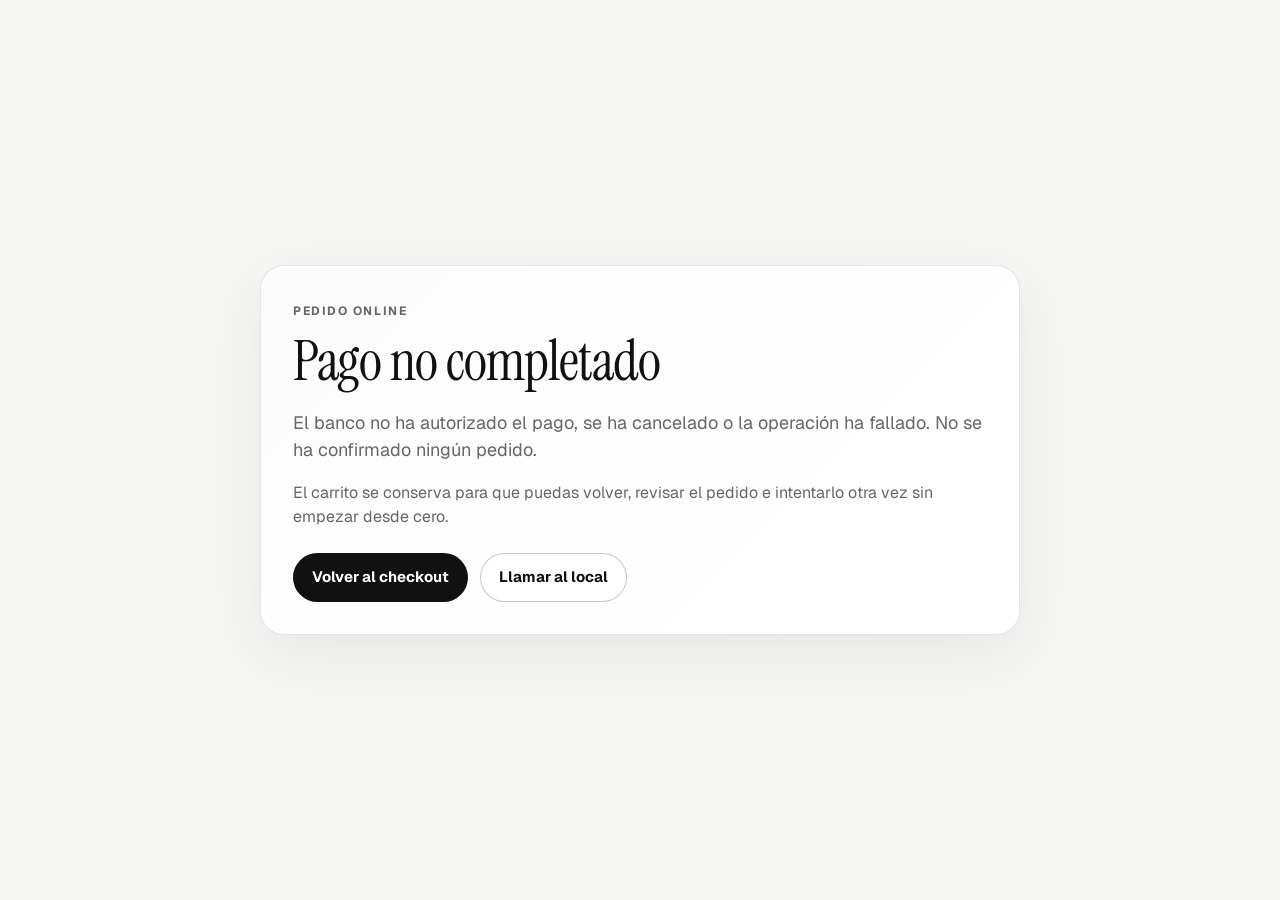
<file: redsys-ko.html>
<!doctype html>
<html lang="es">
<head>
  <meta charset="utf-8"/>
  <meta name="viewport" content="width=device-width,initial-scale=1"/>
  <meta name="theme-color" content="#111111"/>
  <title>Pago no completado — Bolera Contrastes</title>
  <link rel="preconnect" href="https://fonts.googleapis.com"/>
  <link rel="preconnect" href="https://fonts.gstatic.com" crossorigin/>
  <link rel="stylesheet" href="https://fonts.googleapis.com/css2?family=Instrument+Serif:ital@0;1&family=Geist:wght@300..700&display=swap"/>
  <link rel="stylesheet" href="styles.css"/>
</head>
<body>
  <main class="bc-container" style="min-height:100vh;display:grid;place-items:center;padding-top:var(--s-7);padding-bottom:var(--s-7);">
    <section class="delivery-checkout" style="max-width:760px;margin:0;">
      <span class="eyebrow">Pedido online</span>
      <h1 class="h-section" style="margin-top:10px;">Pago no completado</h1>
      <p class="muted pretty" style="font-size:18px;max-width:58ch;">
        El banco no ha autorizado el pago, se ha cancelado o la operación ha fallado. No se ha confirmado ningún pedido.
      </p>
      <p class="muted pretty">
        El carrito se conserva para que puedas volver, revisar el pedido e intentarlo otra vez sin empezar desde cero.
      </p>
      <div style="display:flex;gap:var(--s-3);flex-wrap:wrap;margin-top:var(--s-5);">
        <a class="btn btn-primary" href="/carta">Volver al checkout</a>
        <a class="btn btn-secondary" href="tel:+34964771290">Llamar al local</a>
      </div>
    </section>
  </main>
</body>
</html>
</file>
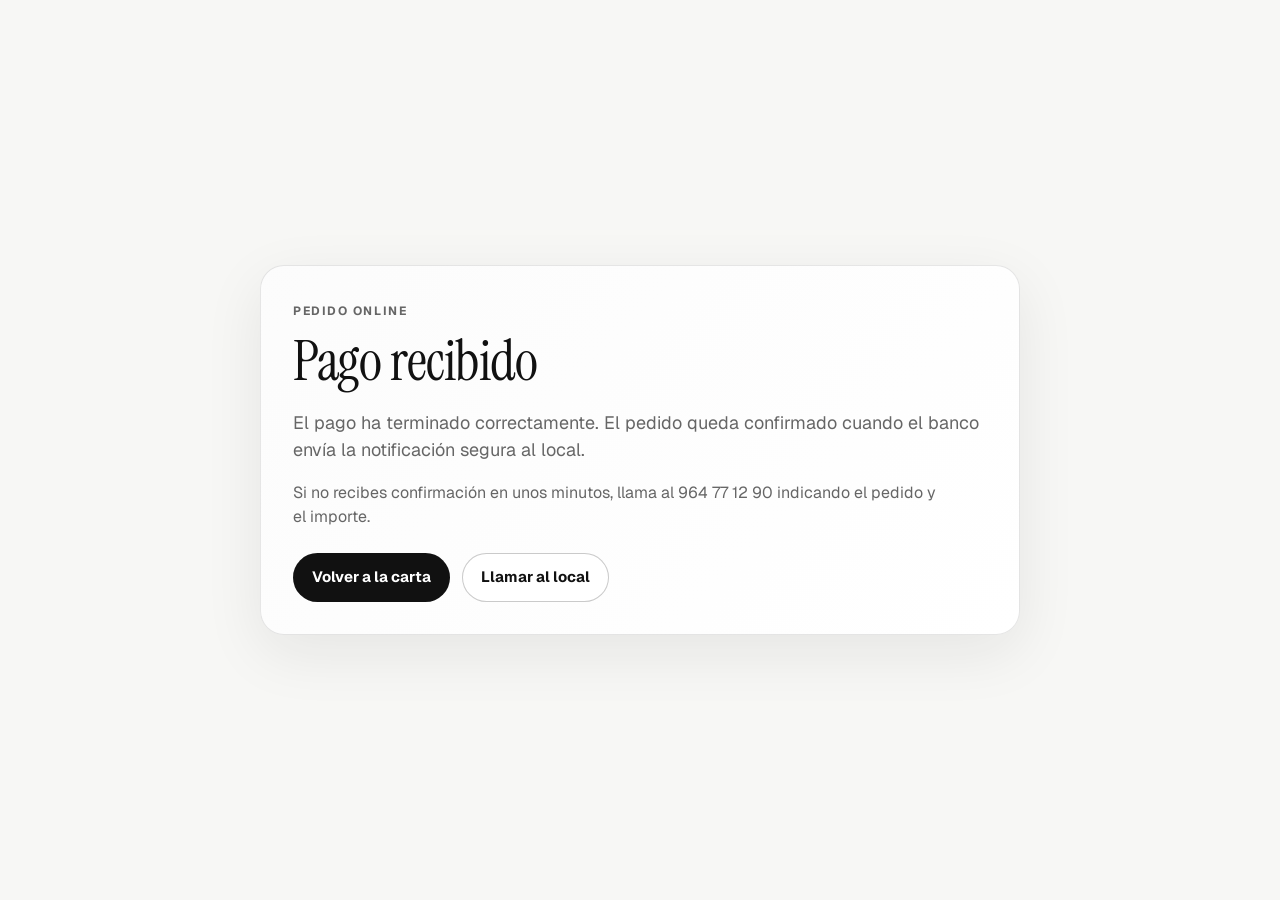
<file: redsys-ok.html>
<!doctype html>
<html lang="es">
<head>
  <meta charset="utf-8"/>
  <meta name="viewport" content="width=device-width,initial-scale=1"/>
  <meta name="theme-color" content="#111111"/>
  <title>Pago recibido — Bolera Contrastes</title>
  <link rel="preconnect" href="https://fonts.googleapis.com"/>
  <link rel="preconnect" href="https://fonts.gstatic.com" crossorigin/>
  <link rel="stylesheet" href="https://fonts.googleapis.com/css2?family=Instrument+Serif:ital@0;1&family=Geist:wght@300..700&display=swap"/>
  <link rel="stylesheet" href="styles.css"/>
</head>
<body>
  <main class="bc-container" style="min-height:100vh;display:grid;place-items:center;padding-top:var(--s-7);padding-bottom:var(--s-7);">
    <section class="delivery-checkout" style="max-width:760px;margin:0;">
      <span class="eyebrow">Pedido online</span>
      <h1 class="h-section" style="margin-top:10px;">Pago recibido</h1>
      <p class="muted pretty" style="font-size:18px;max-width:58ch;">
        El pago ha terminado correctamente. El pedido queda confirmado cuando el banco envía la notificación segura al local.
      </p>
      <p class="muted pretty">
        Si no recibes confirmación en unos minutos, llama al 964 77 12 90 indicando el pedido y el importe.
      </p>
      <div id="kitchen-whatsapp" style="display:none;margin-top:var(--s-5);padding:var(--s-4);border:1px solid var(--line);border-radius:var(--r-3);background:var(--bg-elev);">
        <h2 style="font-family:var(--font-body);font-size:18px;margin:0 0 8px;">Enviar pedido a cocina</h2>
        <p class="muted pretty" style="margin:0 0 12px;">
          Si el aviso automático todavía no está conectado, usa este botón como respaldo para enviar el pedido pagado por WhatsApp al local.
        </p>
        <pre id="kitchen-summary" style="white-space:pre-wrap;margin:0 0 12px;padding:12px;border-radius:12px;background:var(--bg-sunken);font-family:var(--font-mono);font-size:12px;overflow:auto;"></pre>
        <a id="kitchen-whatsapp-link" class="btn btn-primary" href="#" target="_blank" rel="noopener">Enviar por WhatsApp</a>
      </div>
      <div style="display:flex;gap:var(--s-3);flex-wrap:wrap;margin-top:var(--s-5);">
        <a class="btn btn-primary" href="/carta">Volver a la carta</a>
        <a class="btn btn-secondary" href="tel:+34964771290">Llamar al local</a>
      </div>
    </section>
  </main>
  <script>
    function formatEuros(value) {
      return Number(value || 0).toFixed(2).replace(".", ",") + " €";
    }

    function buildKitchenMessage(order) {
      var lines = Array.isArray(order.lines) ? order.lines : [];
      var delivery = order.delivery || {};
      var isDelivery = delivery.method === "delivery";
      var subtotal = order.subtotalCents ? formatEuros(order.subtotalCents / 100) : "—";
      var deliveryFee = order.deliveryFeeCents ? formatEuros(order.deliveryFeeCents / 100) : "Gratis";
      var products = lines.length
        ? lines.map(function(line) {
            var amount = line.subtotalCents ? line.subtotalCents / 100 : line.subtotal;
            return "• " + line.qty + " x " + line.name + " — " + formatEuros(amount);
          }).join("\n")
        : "• Sin detalle de artículos";

      return [
        "🔔 Pedido pagado — Bolera Contrastes",
        "",
        "Pedido: #" + (order.orderId || "—"),
        "Importe: " + formatEuros((order.totalCents || 0) / 100),
        "Subtotal: " + subtotal,
        "Gastos entrega: " + deliveryFee,
        "Cliente: " + ((order.customer && order.customer.name) || "—"),
        "Teléfono: " + ((order.customer && order.customer.phone) || "—"),
        "Email: " + ((order.customer && order.customer.email) || "—"),
        "Entrega: " + (isDelivery ? "Domicilio" : "Recogida en local"),
        "Detalle entrega: " + (isDelivery ? (delivery.address || "—") : (delivery.pickupTime || "Lo antes posible")),
        "",
        "Productos:",
        products,
        "",
        "Notas: " + (order.notes || "—")
      ].join("\n");
    }

    try {
      var raw = localStorage.getItem("bc-last-paid-order");
      var order = raw ? JSON.parse(raw) : null;
      if (order && order.lines && order.lines.length) {
        var message = buildKitchenMessage(order);
        document.getElementById("kitchen-summary").textContent = message;
        document.getElementById("kitchen-whatsapp-link").href = "https://wa.me/34964771290?text=" + encodeURIComponent(message);
        document.getElementById("kitchen-whatsapp").style.display = "block";
        localStorage.removeItem("bc-delivery-cart");
      }
    } catch (error) {}
  </script>
</body>
</html>
</file>
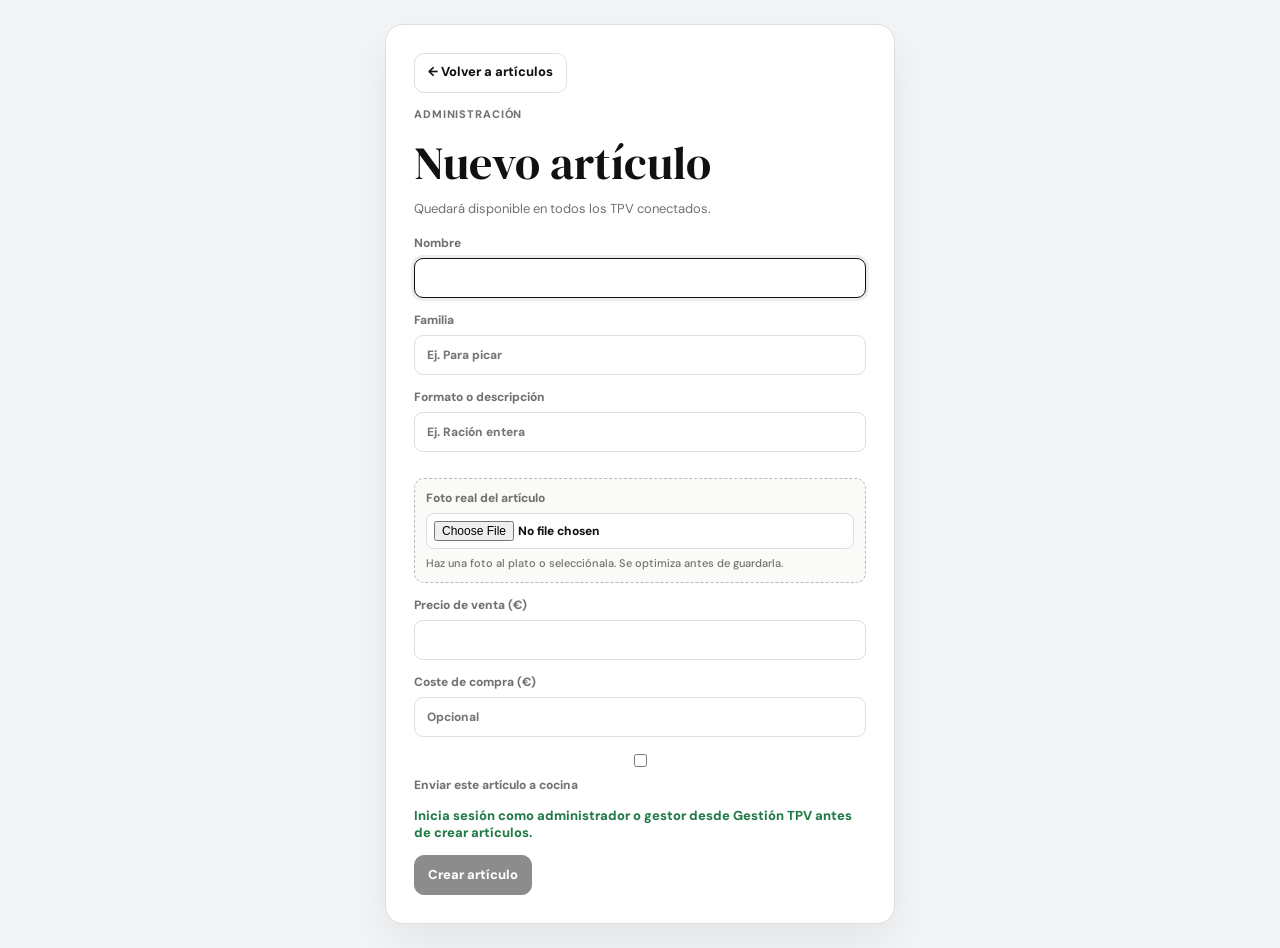
<file: tpv-articulo-nuevo.html>
<!doctype html>
<html lang="es">
<head>
  <meta charset="utf-8">
  <meta name="viewport" content="width=device-width, initial-scale=1">
  <meta name="robots" content="noindex">
  <title>Nuevo artículo — Bolera Contrastes</title>
  <link rel="preconnect" href="https://fonts.googleapis.com">
  <link rel="preconnect" href="https://fonts.gstatic.com" crossorigin>
  <link href="https://fonts.googleapis.com/css2?family=DM+Sans:wght@400;500;600;700;800&family=DM+Serif+Display:ital@0;1&display=swap" rel="stylesheet">
  <link rel="stylesheet" href="tpv.css?v=product-photos-1">
</head>
<body>
  <main class="tpv-article-form-page">
    <form class="tpv-article-form" id="new-product-form">
      <a class="tpv-action is-secondary" href="tpv-gestion.html">← Volver a artículos</a>
      <span>Administración</span>
      <h1>Nuevo artículo</h1>
      <p>Quedará disponible en todos los TPV conectados.</p>
      <label>Nombre<input name="name" maxlength="160" required autofocus></label>
      <label>Familia<input name="category" maxlength="100" placeholder="Ej. Para picar" required></label>
      <label>Formato o descripción<input name="description" maxlength="500" placeholder="Ej. Ración entera"></label>
      <label class="tpv-product-photo-input">Foto real del artículo<input name="image" type="file" accept="image/jpeg,image/png,image/webp" capture="environment"><small>Haz una foto al plato o selecciónala. Se optimiza antes de guardarla.</small></label>
      <label>Precio de venta (€)<input name="price" type="number" min="0" step="0.01" required></label>
      <label>Coste de compra (€)<input name="cost" type="number" min="0" step="0.01" placeholder="Opcional"></label>
      <label class="tpv-checkbox"><input name="sendsToKitchen" type="checkbox"><span>Enviar este artículo a cocina</span></label>
      <p class="tpv-article-form__message" id="new-product-message"></p>
      <button class="tpv-action" type="submit">Crear artículo</button>
    </form>
  </main>
  <script src="tpv-cloud.js?v=product-photos-1"></script>
  <script src="tpv-articulo-nuevo.js?v=product-photos-1"></script>
</body>
</html>
</file>
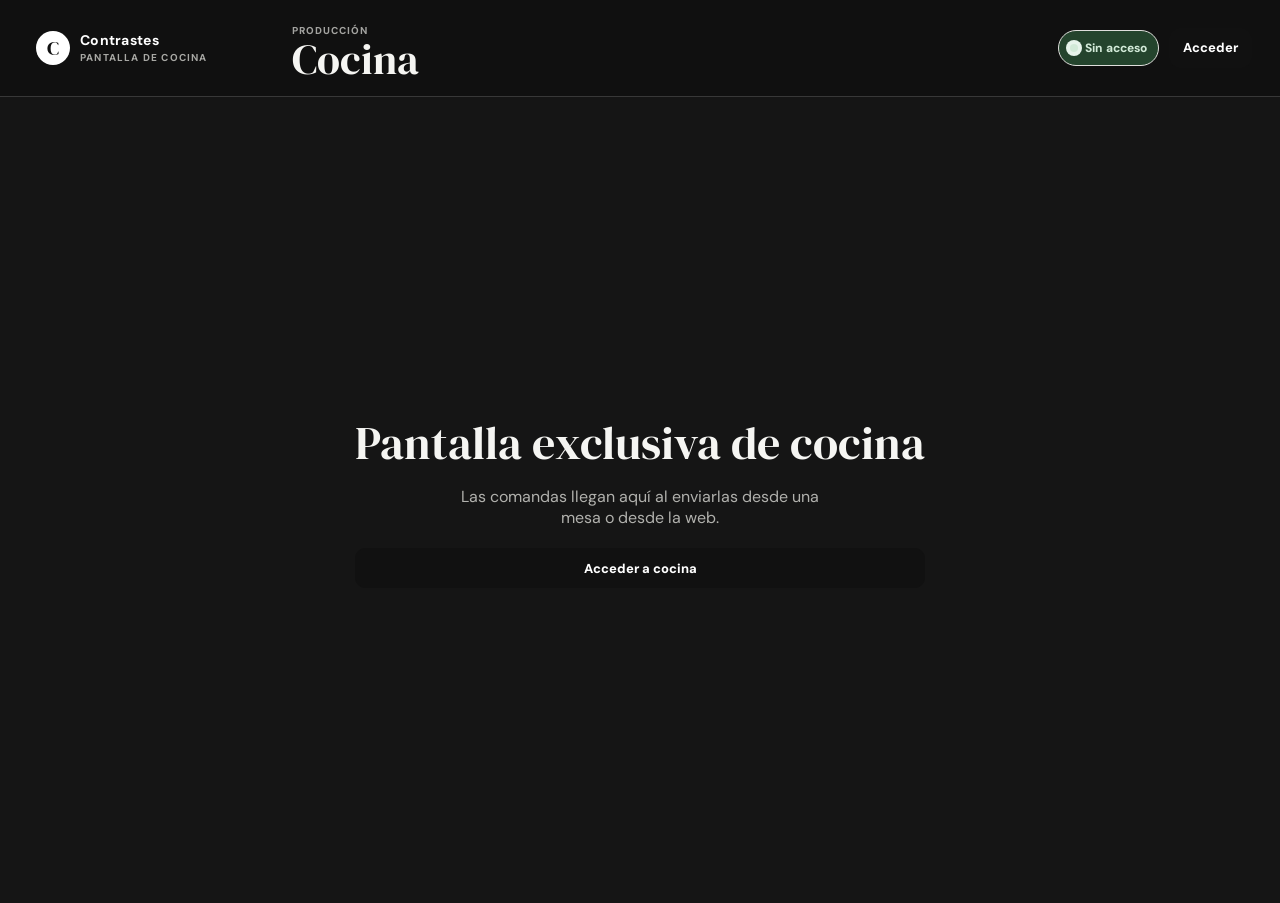
<file: tpv-cocina.html>
<!doctype html>
<html lang="es">
<head>
  <meta charset="utf-8">
  <meta name="viewport" content="width=device-width, initial-scale=1">
  <meta name="robots" content="noindex,nofollow">
  <meta name="theme-color" content="#121212">
  <title>Cocina — Bolera Contrastes</title>
  <link rel="preconnect" href="https://fonts.googleapis.com">
  <link rel="preconnect" href="https://fonts.gstatic.com" crossorigin>
  <link href="https://fonts.googleapis.com/css2?family=DM+Sans:wght@400;500;600;700;800&family=DM+Serif+Display:ital@0;1&display=swap" rel="stylesheet">
  <link rel="stylesheet" href="tpv.css">
</head>
<body>
  <main id="tpv-cocina-root"></main>
  <script src="data.js"></script>
  <script src="tpv-products.js"></script>
  <script src="tpv-shared.js"></script>
  <script src="tpv-cloud.js"></script>
  <script src="tpv-cocina.js"></script>
</body>
</html>
</file>
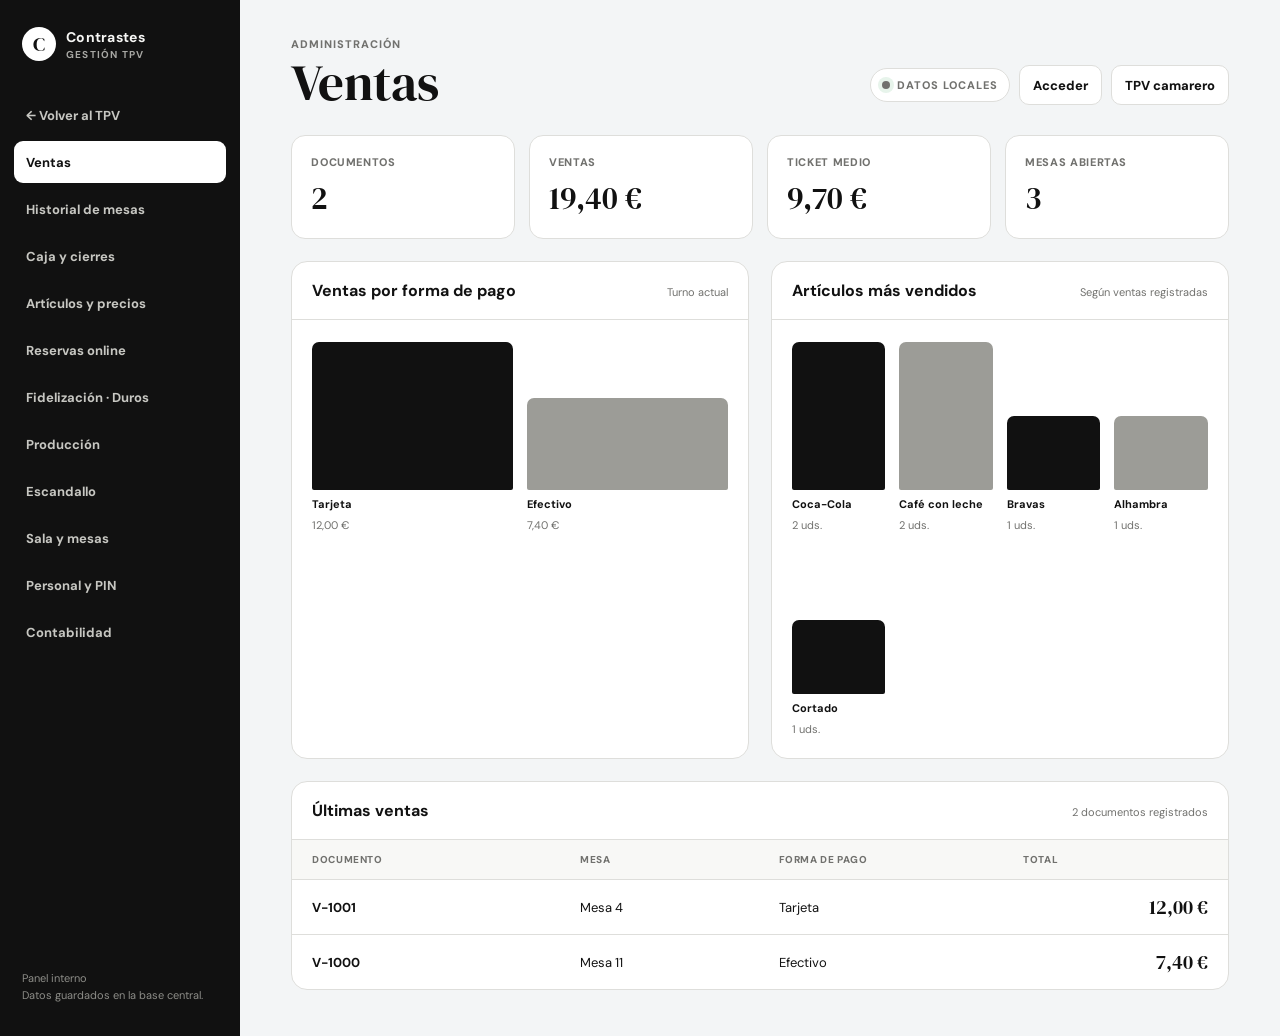
<file: tpv-gestion.html>
<!doctype html>
<html lang="es">
<head>
  <meta charset="utf-8">
  <meta name="viewport" content="width=device-width, initial-scale=1">
  <meta name="robots" content="noindex">
  <title>Gestión TPV — Bolera Contrastes</title>
  <link rel="preconnect" href="https://fonts.googleapis.com">
  <link rel="preconnect" href="https://fonts.gstatic.com" crossorigin>
  <link href="https://fonts.googleapis.com/css2?family=DM+Sans:wght@400;500;600;700;800&family=DM+Serif+Display:ital@0;1&display=swap" rel="stylesheet">
  <link rel="stylesheet" href="tpv.css?v=reservation-menu-images-1">
</head>
<body>
  <main id="tpv-gestion-root"></main>
  <script src="data.js"></script>
  <script src="tpv-products.js?v=stock-photos-1"></script>
  <script src="tpv-shared.js?v=stock-photos-1"></script>
  <script src="tpv-cloud.js?v=reservation-menu-images-1"></script>
  <script src="tpv-gestion.js?v=reservation-menu-images-1"></script>
</body>
</html>
</file>
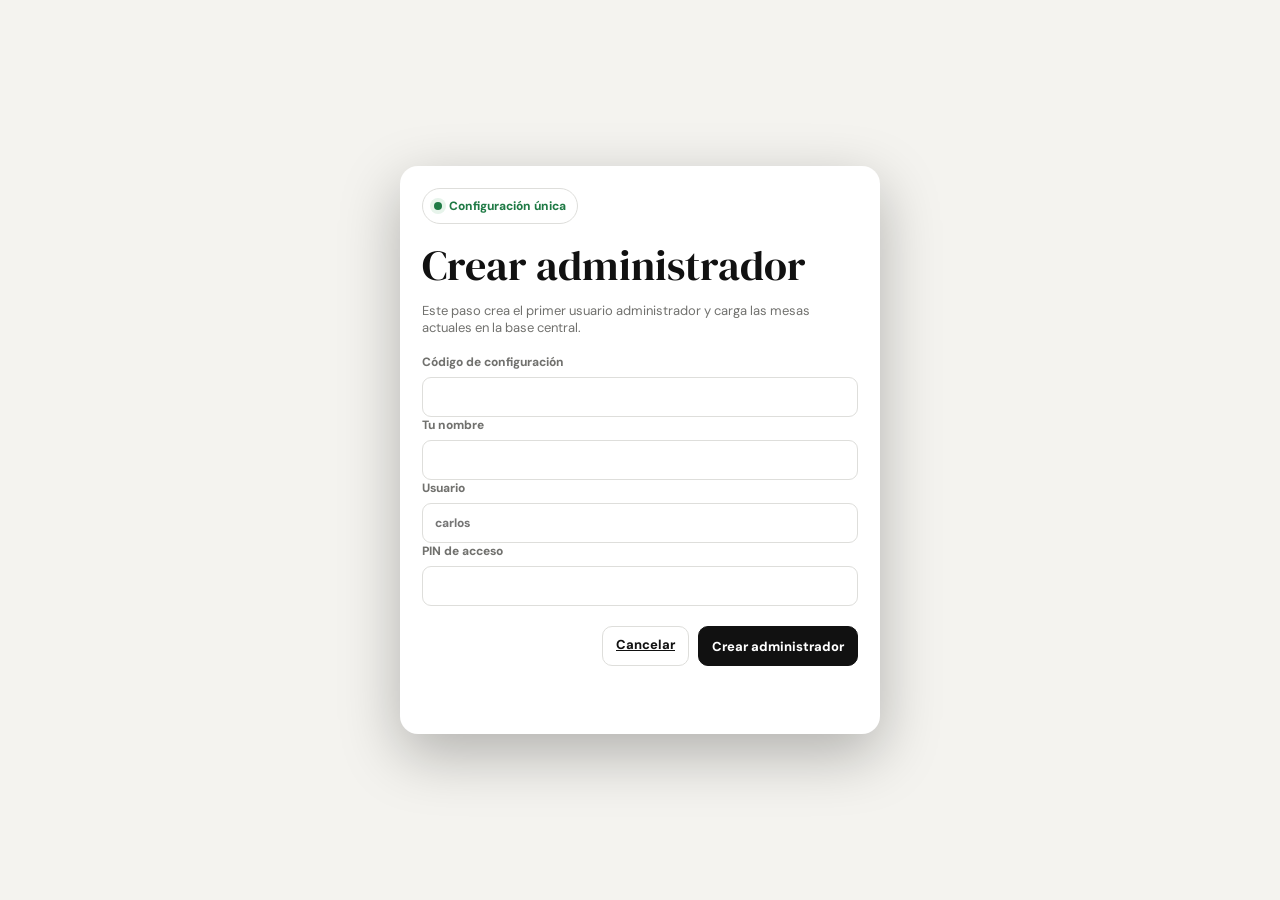
<file: tpv-setup.html>
<!doctype html>
<html lang="es">
<head>
  <meta charset="utf-8">
  <meta name="viewport" content="width=device-width, initial-scale=1">
  <meta name="robots" content="noindex,nofollow">
  <title>Configurar TPV — Bolera Contrastes</title>
  <link rel="preconnect" href="https://fonts.googleapis.com">
  <link rel="preconnect" href="https://fonts.gstatic.com" crossorigin>
  <link href="https://fonts.googleapis.com/css2?family=DM+Sans:wght@400;500;600;700;800&family=DM+Serif+Display:ital@0;1&display=swap" rel="stylesheet">
  <link rel="stylesheet" href="tpv.css">
</head>
<body>
  <main class="tpv-setup">
    <form class="tpv-modal" data-setup-form>
      <span class="tpv-live">Configuración única</span>
      <h1>Crear administrador</h1>
      <p>Este paso crea el primer usuario administrador y carga las mesas actuales en la base central.</p>
      <label>Código de configuración<input name="bootstrapSecret" type="password" autocomplete="off" required></label>
      <label>Tu nombre<input name="displayName" autocomplete="name" required></label>
      <label>Usuario<input name="username" autocomplete="username" pattern="[a-z0-9._-]{3,40}" placeholder="carlos" required></label>
      <label>PIN de acceso<input name="pin" type="password" inputmode="numeric" pattern="[0-9]{4,10}" minlength="4" maxlength="10" required></label>
      <div class="tpv-modal__actions"><a class="tpv-action is-secondary" href="tpv-gestion.html">Cancelar</a><button class="tpv-action" type="submit">Crear administrador</button></div>
      <p class="tpv-setup__message" data-setup-message aria-live="polite"></p>
    </form>
  </main>
  <script src="tpv-setup.js"></script>
</body>
</html>
</file>
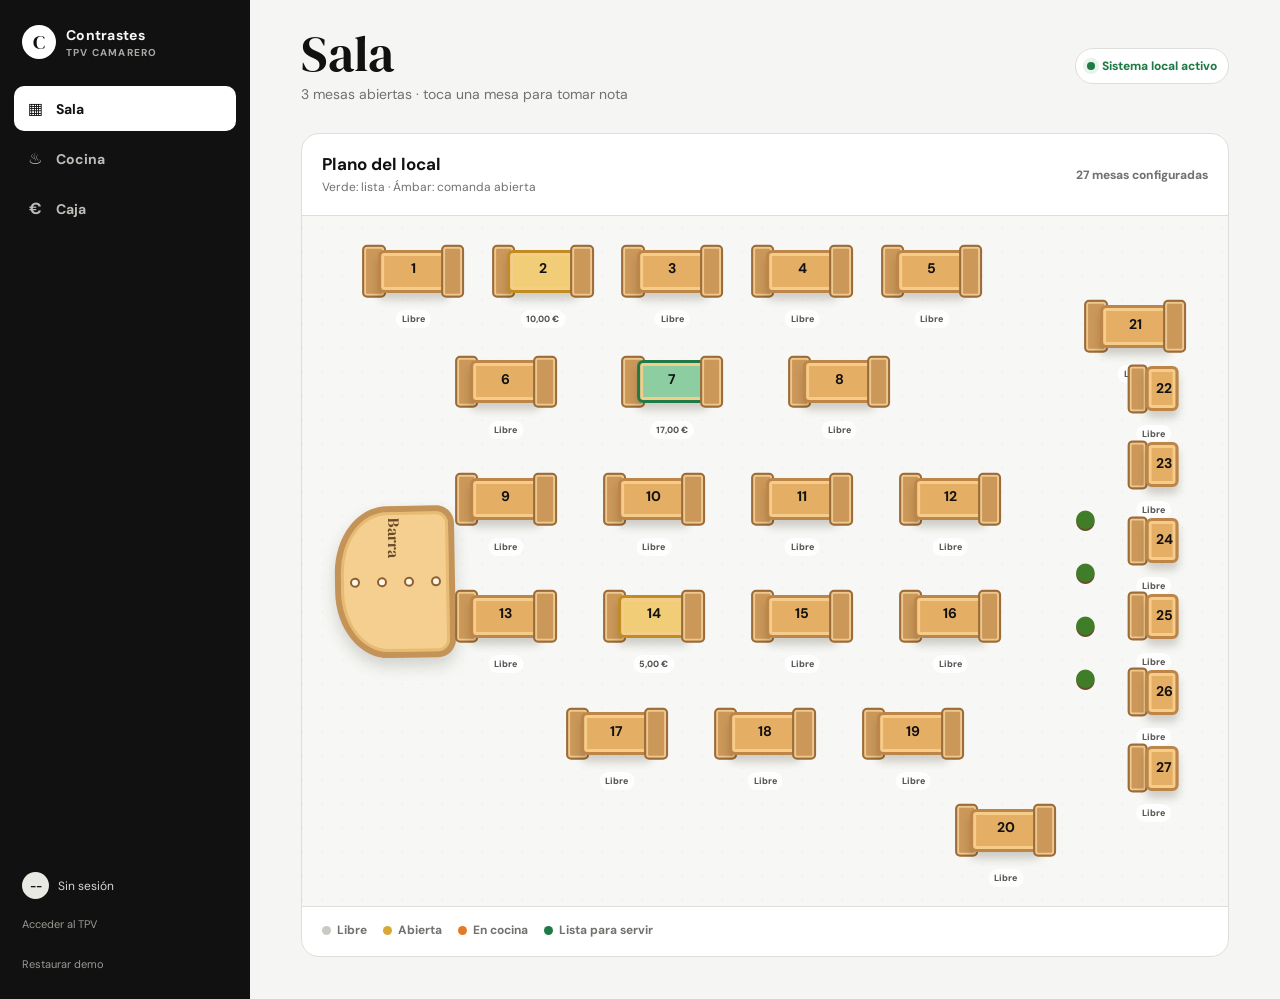
<file: tpv.html>
<!doctype html>
<html lang="es">
<head>
  <meta charset="utf-8"/>
  <meta name="viewport" content="width=device-width,initial-scale=1"/>
  <meta name="robots" content="noindex,nofollow"/>
  <meta name="theme-color" content="#111111"/>
  <title>TPV camarero — Bolera Contrastes</title>
  <link rel="preconnect" href="https://fonts.googleapis.com"/>
  <link rel="preconnect" href="https://fonts.gstatic.com" crossorigin/>
  <link rel="stylesheet" href="https://fonts.googleapis.com/css2?family=DM+Sans:opsz,wght@9..40,400..700&family=DM+Serif+Display:ital@0;1&display=swap"/>
  <link rel="stylesheet" href="tpv.css?v=product-photos-1"/>
</head>
<body>
  <main id="tpv-root"></main>
  <noscript>Activa JavaScript para utilizar el TPV.</noscript>
  <script src="data.js"></script>
  <script src="tpv-products.js?v=stock-photos-1"></script>
  <script src="tpv-shared.js?v=stock-photos-1"></script>
  <script src="tpv-cloud.js?v=product-photos-1"></script>
  <script src="tpv.js?v=product-photos-1"></script>
</body>
</html>
</file>
<file: styles.css>
/* Bolera Contrastes — Base styles
   Tokens están como CSS vars. La app las sobre-escribe vía Tweaks. */

:root {
  /* Paleta por defecto: gris, blanco y negro */
  --bg: #F7F7F5;
  --bg-elev: #FFFFFF;
  --bg-sunken: #ECECEC;
  --ink: #111111;
  --ink-soft: #666666;
  --line: rgba(17, 17, 17, 0.10);
  --line-strong: rgba(17, 17, 17, 0.22);
  --accent: #111111;
  --accent-ink: #FFFFFF;
  --accent-soft: #E8E8E8;
  --positive: #2F2F2F;
  --warning: #777777;

  /* Tipo por defecto: "Bistro" */
  --font-display: "DM Serif Display", "Instrument Serif", Georgia, serif;
  --font-body: "DM Sans", "Geist", -apple-system, system-ui, sans-serif;
  --font-mono: "JetBrains Mono", ui-monospace, monospace;

  /* Escala de espacio */
  --s-1: 4px;
  --s-2: 8px;
  --s-3: 12px;
  --s-4: 16px;
  --s-5: 24px;
  --s-6: 32px;
  --s-7: 48px;
  --s-8: 64px;
  --s-9: 96px;

  /* Radii */
  --r-1: 6px;
  --r-2: 10px;
  --r-3: 16px;
  --r-4: 24px;
  --r-pill: 999px;

  /* Densidad — la Tweak la cambia */
  --density-card-pad: 16px;
  --density-card-gap: 16px;
  --density-grid-gap: 16px;

  /* Container */
  --maxw: 1200px;
}

/* Dark mode (pub nocturno) */
:root[data-mode="dark"] {
  --bg: #090909;
  --bg-elev: #151515;
  --bg-sunken: #000000;
  --ink: #F5F5F5;
  --ink-soft: #B8B8B8;
  --line: rgba(245, 245, 245, 0.12);
  --line-strong: rgba(245, 245, 245, 0.24);
  --accent: #F5F5F5;
  --accent-ink: #090909;
  --accent-soft: #2B2B2B;
  --positive: #D0D0D0;
  --warning: #A8A8A8;
}

/* ===== Reset ===== */
*, *::before, *::after { box-sizing: border-box; }
html, body { margin: 0; padding: 0; }
body {
  font-family: var(--font-body);
  color: var(--ink);
  background: var(--bg);
  -webkit-font-smoothing: antialiased;
  text-rendering: optimizeLegibility;
  line-height: 1.5;
  font-size: 16px;
  overflow-x: hidden;
}
img { max-width: 100%; display: block; }
button { font: inherit; color: inherit; background: none; border: 0; cursor: pointer; }
a { color: inherit; text-decoration: none; }
input, textarea, select { font: inherit; color: inherit; }
[hidden] { display: none !important; }

/* ===== Tipografía display ===== */
.display, h1, h2, h3 {
  font-family: var(--font-display);
  font-weight: 400;
  letter-spacing: -0.018em;
  line-height: 1.05;
  margin: 0;
  text-wrap: balance;
}
.h-hero { font-size: clamp(48px, 8vw, 104px); }
.h-section { font-size: clamp(32px, 5vw, 56px); }
.h-card { font-size: clamp(20px, 2.4vw, 26px); line-height: 1.15; }

.eyebrow {
  font-family: var(--font-body);
  font-size: 12px;
  font-weight: 700;
  text-transform: uppercase;
  letter-spacing: 0.13em;
  color: var(--ink-soft);
}

.muted { color: var(--ink-soft); }
.balance { text-wrap: balance; }
.pretty { text-wrap: pretty; }

/* ===== Container ===== */
.bc-container {
  max-width: var(--maxw);
  margin: 0 auto;
  padding: 0 var(--s-5);
}
@media (max-width: 640px) {
  .bc-container { padding: 0 var(--s-4); }
}

/* ===== Buttons ===== */
.btn {
  display: inline-flex;
  align-items: center;
  gap: var(--s-2);
  padding: 12px 18px;
  border-radius: var(--r-pill);
  font-weight: 700;
  font-size: 15px;
  letter-spacing: 0;
  transition: transform .12s ease, background .15s ease, border-color .15s ease, color .15s ease;
  white-space: nowrap;
  border: 1px solid transparent;
}
.btn:active { transform: translateY(1px); }

.btn-primary {
  background: var(--accent);
  color: var(--accent-ink);
}
.btn-primary:hover { filter: brightness(0.95); }

.btn-secondary {
  background: var(--bg-elev);
  color: var(--ink);
  border-color: var(--line-strong);
}
.btn-secondary:hover { background: var(--bg-sunken); }

.btn-ghost {
  color: var(--ink);
}
.btn-ghost:hover { background: var(--bg-sunken); }

.btn-whatsapp {
  background: var(--ink);
  color: var(--bg);
}
.btn-whatsapp:hover { filter: brightness(0.97); }

.btn-sm { padding: 8px 14px; font-size: 13px; }
.btn-lg { padding: 16px 26px; font-size: 17px; }
.btn-block { width: 100%; justify-content: center; }

/* ===== Chips / Tags ===== */
.chip {
  display: inline-flex;
  align-items: center;
  gap: 6px;
  padding: 6px 12px;
  border-radius: var(--r-pill);
  font-size: 13px;
  font-weight: 500;
  background: var(--bg-elev);
  border: 1px solid var(--line);
  color: var(--ink);
  white-space: nowrap;
  transition: all .15s ease;
}
.chip:hover { border-color: var(--line-strong); }
.chip.is-active {
  background: var(--ink);
  color: var(--bg);
  border-color: var(--ink);
}

.chip-allergen {
  display: inline-flex;
  align-items: center;
  justify-content: center;
  min-width: 22px;
  height: 22px;
  padding: 0 6px;
  border-radius: 6px;
  font-size: 10px;
  font-weight: 700;
  letter-spacing: 0.04em;
  background: var(--bg-sunken);
  color: var(--ink-soft);
  border: 1px solid var(--line);
}
.chip-allergen.is-warning {
  background: color-mix(in oklab, var(--warning) 15%, var(--bg-elev));
  color: var(--warning);
  border-color: color-mix(in oklab, var(--warning) 30%, transparent);
}

/* ===== Tarjetas ===== */
.card {
  background: var(--bg-elev);
  border: 1px solid var(--line);
  border-radius: var(--r-3);
  overflow: hidden;
  transition: border-color .15s ease, transform .15s ease;
}
.card:hover { border-color: var(--line-strong); }

/* ===== Status pill (Abierto/Cerrado) ===== */
.status-pill {
  display: inline-flex;
  align-items: center;
  gap: 6px;
  padding: 4px 10px;
  border-radius: var(--r-pill);
  font-size: 12px;
  font-weight: 600;
  background: color-mix(in oklab, var(--positive) 14%, var(--bg-elev));
  color: var(--positive);
}
.status-pill.is-closed {
  background: color-mix(in oklab, var(--warning) 14%, var(--bg-elev));
  color: var(--warning);
}
.status-dot {
  width: 6px; height: 6px; border-radius: 50%;
  background: currentColor;
  box-shadow: 0 0 0 4px color-mix(in oklab, currentColor 22%, transparent);
}

/* ===== Header / Nav ===== */
.bc-header {
  position: sticky;
  top: 0;
  z-index: 20;
  background: color-mix(in oklab, var(--bg) 85%, transparent);
  backdrop-filter: blur(14px);
  -webkit-backdrop-filter: blur(14px);
  border-bottom: 1px solid var(--line);
}
.bc-header__inner {
  display: flex;
  align-items: center;
  justify-content: space-between;
  gap: var(--s-4);
  padding: var(--s-3) 0;
}
.bc-logo {
  display: inline-flex;
  align-items: center;
  gap: 14px;
  font-family: var(--font-display);
  font-size: 31px;
  letter-spacing: -0.01em;
}
.bc-logo__mark {
  width: 54px; height: 54px;
  border-radius: 50%;
  background: var(--ink);
  color: var(--bg);
  display: grid;
  place-items: center;
  font-family: var(--font-display);
  font-size: 27px;
  font-style: italic;
}
.bc-logo__type { line-height: 0.95; }
.bc-logo__type strong {
  display: block;
  font-weight: 500;
  font-style: italic;
  font-size: 1.32em;
  letter-spacing: -0.02em;
}

.bc-nav {
  display: flex;
  align-items: center;
  gap: var(--s-2);
}
.bc-nav__link {
  padding: 8px 14px;
  border-radius: var(--r-pill);
  font-size: 14px;
  font-weight: 500;
  color: var(--ink-soft);
  transition: color .15s ease, background .15s ease;
}
.bc-nav__link:hover { color: var(--ink); background: var(--bg-sunken); }
.bc-nav__link.is-active { color: var(--ink); background: var(--bg-sunken); }
@media (max-width: 720px) {
  .bc-nav__link.is-text { display: none; }
  .bc-logo {
    gap: 11px;
    font-size: 24px;
  }
  .bc-logo__mark {
    width: 46px;
    height: 46px;
    font-size: 23px;
  }
}

/* ===== Hero ===== */
.hero {
  position: relative;
  padding: var(--s-7) 0 var(--s-7);
}
.hero__inner {
  display: grid;
  grid-template-columns: 1.2fr 1fr;
  gap: var(--s-6);
  align-items: end;
}
@media (max-width: 880px) {
  .hero__inner { grid-template-columns: 1fr; }
}
.hero__title { font-size: clamp(54px, 9vw, 128px); line-height: 0.94; letter-spacing: -0.02em; }
.hero__title em { font-style: italic; }
.hero__sub {
  margin-top: var(--s-4);
  font-size: clamp(16px, 1.6vw, 19px);
  color: var(--ink-soft);
  max-width: 36ch;
}
.hero__ctas {
  display: flex;
  gap: var(--s-3);
  margin-top: var(--s-5);
  flex-wrap: wrap;
}
.hero__media {
  position: relative;
  border-radius: var(--r-4);
  overflow: hidden;
  aspect-ratio: 4/5;
  background: var(--bg-sunken);
}
.hero__media img {
  width: 100%; height: 100%;
  object-fit: cover;
}
.hero[data-hero="photo"] .hero__media {
  align-self: center;
  aspect-ratio: 16/10;
}
.hero[data-hero="photo"] .hero__media img {
  object-position: center;
}
.hero__badge {
  position: absolute;
  top: var(--s-4); left: var(--s-4);
  background: var(--bg-elev);
  border-radius: var(--r-pill);
  padding: 6px 12px;
  font-size: 12px;
  font-weight: 600;
  display: inline-flex;
  gap: 6px; align-items: center;
}

/* Hero variants */
.hero[data-hero="solid"] .hero__media {
  background: var(--accent);
  color: var(--accent-ink);
  display: grid; place-items: center;
  font-family: var(--font-display);
  font-size: clamp(64px, 10vw, 120px);
  font-style: italic;
}
.hero[data-hero="solid"] .hero__media img { display: none; }
.hero[data-hero="solid"] .hero__media::after {
  content: "Co.";
}
.hero[data-hero="mosaic"] .hero__media {
  background: none;
  display: grid;
  grid-template-columns: 1fr 1fr;
  grid-template-rows: 1fr 1fr;
  gap: 6px;
  aspect-ratio: 4/5;
  padding: 0;
}
.hero[data-hero="mosaic"] .hero__media img {
  width: 100%; height: 100%; object-fit: cover; border-radius: var(--r-2);
}

/* ===== Quick info strip ===== */
.info-strip {
  display: grid;
  grid-template-columns: repeat(4, 1fr);
  gap: 1px;
  background: var(--line);
  border: 1px solid var(--line);
  border-radius: var(--r-3);
  overflow: hidden;
  margin: var(--s-5) 0;
}
.info-strip__cell {
  background: var(--bg-elev);
  padding: var(--s-4) var(--s-4);
  display: flex;
  flex-direction: column;
  gap: 4px;
  min-height: 88px;
}
.info-strip__label {
  font-size: 11px;
  text-transform: uppercase;
  letter-spacing: 0.1em;
  color: var(--ink-soft);
  font-weight: 600;
}
.info-strip__value {
  font-size: 15px;
  font-weight: 500;
  color: var(--ink);
}
.info-strip__cta {
  margin-top: auto;
  font-size: 12px;
  color: var(--accent);
  font-weight: 600;
}
@media (max-width: 880px) {
  .info-strip { grid-template-columns: 1fr 1fr; }
}

/* ===== Sección genérica ===== */
.section { padding: var(--s-8) 0; }
.section__head {
  display: flex;
  justify-content: space-between;
  align-items: end;
  gap: var(--s-4);
  margin-bottom: var(--s-6);
  flex-wrap: wrap;
}
.section__head h2 { max-width: 18ch; }

/* ===== Conceptos (5 en 1) ===== */
.concept-grid {
  display: grid;
  grid-template-columns: repeat(5, 1fr);
  gap: var(--s-3);
}
@media (max-width: 980px) { .concept-grid { grid-template-columns: repeat(2, 1fr); } }
@media (max-width: 520px) { .concept-grid { grid-template-columns: 1fr; } }
.concept-card {
  background: var(--bg-elev);
  border: 1px solid var(--line);
  border-radius: var(--r-3);
  padding: var(--s-5);
  display: flex;
  flex-direction: column;
  gap: var(--s-2);
  min-height: 220px;
  transition: border-color .15s ease, background .15s ease;
}
.concept-card:hover { border-color: var(--line-strong); }
.concept-card__num {
  font-family: var(--font-display);
  font-size: 48px;
  line-height: 1;
  color: var(--accent);
  font-style: italic;
}
.concept-card__name { font-size: 19px; font-weight: 600; margin-top: var(--s-3); }
.concept-card__blurb { font-size: 13px; color: var(--ink-soft); flex: 1; }
.concept-card__when { font-size: 11px; color: var(--ink-soft); text-transform: uppercase; letter-spacing: 0.08em; }

/* ===== Eventos ===== */
.event-grid {
  display: grid;
  grid-template-columns: repeat(2, 1fr);
  gap: var(--s-4);
}
@media (max-width: 720px) { .event-grid { grid-template-columns: 1fr; } }

.event-card {
  display: grid;
  grid-template-columns: 140px 1fr;
  gap: 0;
  background: var(--bg-elev);
  border: 1px solid var(--line);
  border-radius: var(--r-3);
  overflow: hidden;
  transition: border-color .15s ease;
}
.event-card:hover { border-color: var(--line-strong); }
.event-card__media { background: var(--bg-sunken); }
.event-card__media img { width: 100%; height: 100%; object-fit: cover; }
.event-card__body { padding: var(--s-4); display: flex; flex-direction: column; gap: 6px; }
.event-card__date {
  font-family: var(--font-display);
  font-size: 14px;
  text-transform: uppercase;
  letter-spacing: 0.04em;
  color: var(--accent);
}
.event-card__title { font-size: 18px; font-weight: 600; line-height: 1.2; }
.event-card__sub { font-size: 13px; color: var(--ink-soft); }
.event-card__meta {
  display: flex; gap: var(--s-3);
  font-size: 12px;
  color: var(--ink-soft);
  margin-top: auto;
}

/* ===== Marquee ===== */
.marquee {
  border-top: 1px solid var(--line);
  border-bottom: 1px solid var(--line);
  padding: var(--s-3) 0;
  overflow: hidden;
  background: var(--bg);
}
.marquee__track {
  display: inline-flex;
  gap: var(--s-6);
  animation: marquee 38s linear infinite;
  white-space: nowrap;
  padding-left: var(--s-6);
}
.marquee__item {
  font-family: var(--font-display);
  font-size: clamp(32px, 5vw, 56px);
  letter-spacing: -0.01em;
  color: var(--ink);
  font-style: italic;
}
.marquee__dot { color: var(--accent); }
@keyframes marquee {
  from { transform: translateX(0); }
  to { transform: translateX(-50%); }
}

/* ===== Footer ===== */
.bc-footer {
  background: var(--bg-sunken);
  border-top: 1px solid var(--line);
  padding: var(--s-7) 0 var(--s-5);
  margin-top: var(--s-8);
}
.bc-footer__grid {
  display: grid;
  grid-template-columns: 2fr 1fr 1fr 1fr;
  gap: var(--s-5);
}
@media (max-width: 720px) { .bc-footer__grid { grid-template-columns: 1fr 1fr; } }
.bc-footer__bottom {
  border-top: 1px solid var(--line);
  margin-top: var(--s-6);
  padding-top: var(--s-4);
  display: flex; justify-content: space-between; align-items: center;
  font-size: 12px; color: var(--ink-soft);
  flex-wrap: wrap; gap: var(--s-3);
}

/* ===== Carta ===== */
.delivery-hero {
  display: grid;
  grid-template-columns: minmax(0, 1fr) minmax(280px, 420px);
  gap: var(--s-6);
  align-items: end;
  padding-top: var(--s-7);
  padding-bottom: var(--s-5);
}
.delivery-hero__actions {
  display: flex;
  gap: var(--s-3);
  flex-wrap: wrap;
  margin-top: var(--s-5);
}
.delivery-service-strip {
  display: grid;
  grid-template-columns: repeat(4, minmax(0, 1fr));
  gap: var(--s-2);
  margin-top: var(--s-4);
}
.delivery-service-strip span {
  display: grid;
  gap: 3px;
  padding: 10px 12px;
  border: 1px solid var(--line);
  border-radius: var(--r-2);
  background: color-mix(in oklab, var(--bg-elev) 84%, var(--bg));
}
.delivery-service-strip small {
  color: var(--ink-soft);
  font-size: 11px;
  font-weight: 800;
  letter-spacing: .08em;
  text-transform: uppercase;
}
.delivery-service-strip strong {
  font-size: 13px;
  line-height: 1.2;
}
.delivery-steps-card {
  border: 1px solid var(--line);
  border-radius: var(--r-4);
  padding: var(--s-5);
  background:
    radial-gradient(circle at 100% 0%, color-mix(in oklab, var(--accent-soft) 60%, transparent), transparent 42%),
    var(--bg-elev);
  box-shadow: 0 20px 70px rgba(27, 24, 20, .08);
}
.delivery-steps-card ol {
  list-style: none;
  padding: 0;
  margin: var(--s-4) 0 0;
  display: grid;
  gap: var(--s-3);
}
.delivery-steps-card li {
  display: flex;
  gap: var(--s-3);
  align-items: center;
  padding: var(--s-3);
  border: 1px solid var(--line);
  border-radius: var(--r-3);
  background: color-mix(in oklab, var(--bg-elev) 82%, var(--bg));
}
.delivery-steps-card li strong {
  display: grid;
  place-items: center;
  width: 34px;
  height: 34px;
  border-radius: 50%;
  background: var(--ink);
  color: var(--bg);
  flex-shrink: 0;
}
.delivery-steps-card li span {
  font-weight: 650;
  letter-spacing: -0.01em;
}
.delivery-featured {
  padding-bottom: var(--s-4);
}
.delivery-featured__head {
  display: flex;
  align-items: end;
  justify-content: space-between;
  gap: var(--s-3);
  margin-bottom: var(--s-3);
}
.delivery-featured__head h2 {
  margin-top: 6px;
  font-size: clamp(22px, 3vw, 34px);
  letter-spacing: -0.03em;
}
.delivery-featured__grid {
  display: grid;
  grid-template-columns: repeat(4, 1fr);
  gap: var(--s-3);
}
.delivery-featured-card {
  min-width: 0;
  display: grid;
  grid-template-columns: 78px 1fr;
  gap: var(--s-3);
  align-items: center;
  padding: 10px;
  border: 1px solid var(--line);
  border-radius: var(--r-3);
  background: var(--bg-elev);
  text-align: left;
  box-shadow: 0 14px 44px rgba(27, 24, 20, .06);
  transition: transform .15s ease, border-color .15s ease, box-shadow .15s ease;
}
.delivery-featured-card:hover {
  transform: translateY(-2px);
  border-color: color-mix(in oklab, var(--accent) 38%, var(--line));
  box-shadow: 0 18px 50px rgba(27, 24, 20, .1);
}
.delivery-featured-card img {
  width: 78px;
  height: 78px;
  border-radius: var(--r-2);
  object-fit: cover;
  background: var(--bg-sunken);
}
.delivery-featured-card span {
  display: grid;
  gap: 4px;
}
.delivery-featured-card strong {
  font-weight: 750;
  line-height: 1.2;
}
.delivery-featured-card small {
  font-family: var(--font-display);
  font-size: 20px;
}
.delivery-featured-card em {
  width: max-content;
  padding: 5px 8px;
  border-radius: var(--r-pill);
  background: color-mix(in oklab, var(--accent-soft) 58%, var(--bg));
  color: var(--accent);
  font-size: 12px;
  font-style: normal;
  font-weight: 800;
}
.carta-toolbar {
  position: sticky;
  top: 64px;
  z-index: 22;
  background:
    linear-gradient(180deg, color-mix(in oklab, var(--bg) 96%, transparent), color-mix(in oklab, var(--bg) 88%, transparent));
  backdrop-filter: blur(18px);
  padding: var(--s-3) 0;
  border-bottom: 1px solid var(--line);
  box-shadow: 0 12px 40px rgba(27, 24, 20, .06);
}
.carta-search {
  display: flex;
  align-items: center;
  gap: var(--s-2);
  background: var(--bg-elev);
  border: 1px solid var(--line);
  border-radius: var(--r-pill);
  padding: 12px 18px;
  margin-bottom: var(--s-3);
  box-shadow: 0 12px 36px rgba(27, 24, 20, .05);
}
.carta-search input {
  flex: 1;
  border: 0;
  outline: 0;
  background: transparent;
  font-size: 15px;
}
.carta-search input::placeholder { color: var(--ink-soft); }

.carta-cats {
  display: flex;
  gap: var(--s-2);
  overflow-x: auto;
  padding-bottom: 4px;
  scrollbar-width: none;
}
.carta-cats::-webkit-scrollbar { display: none; }
.carta-cats .chip {
  min-height: 38px;
  white-space: nowrap;
  box-shadow: 0 8px 22px rgba(27, 24, 20, .04);
}

.allergen-bar {
  display: flex;
  flex-wrap: wrap;
  gap: var(--s-2);
  align-items: center;
  padding: var(--s-3) 0;
  border-top: 1px solid var(--line);
  margin-top: var(--s-2);
}
.allergen-bar__label {
  font-size: 12px;
  font-weight: 600;
  color: var(--ink-soft);
  text-transform: uppercase;
  letter-spacing: 0.06em;
}
.allergen-pick {
  display: inline-flex;
  align-items: center;
  gap: 6px;
  padding: 5px 10px;
  border-radius: var(--r-pill);
  background: var(--bg-elev);
  border: 1px solid var(--line);
  font-size: 13px;
  cursor: pointer;
  transition: all .15s ease;
}
.allergen-pick.is-excluded {
  background: color-mix(in oklab, var(--warning) 18%, var(--bg-elev));
  border-color: color-mix(in oklab, var(--warning) 35%, transparent);
  color: var(--warning);
  text-decoration: line-through;
}

/* Menu category header */
.menu-cat {
  margin: var(--s-7) 0 var(--s-4);
  display: flex;
  align-items: baseline;
  gap: var(--s-3);
}
.menu-cat h3 {
  font-size: clamp(28px, 4vw, 42px);
}
.menu-cat__count {
  color: var(--ink-soft);
  font-size: 14px;
  font-family: var(--font-body);
}

/* Menu grid — densidad responde a Tweak */
.menu-grid {
  display: grid;
  grid-template-columns: repeat(3, 1fr);
  gap: var(--density-grid-gap);
}
@media (max-width: 880px) { .menu-grid { grid-template-columns: repeat(2, 1fr); } }
@media (max-width: 520px) { .menu-grid { grid-template-columns: 1fr; } }

.menu-grid[data-density="compact"] { --density-grid-gap: 8px; }
.menu-grid[data-density="cozy"]    { --density-grid-gap: 16px; }
.menu-grid[data-density="airy"]    { --density-grid-gap: 28px; }

/* Dish card with photo */
.dish-card {
  background:
    linear-gradient(180deg, color-mix(in oklab, var(--bg-elev) 96%, white), var(--bg-elev));
  border: 1px solid color-mix(in oklab, var(--line) 88%, transparent);
  border-radius: var(--r-4);
  overflow: hidden;
  display: flex;
  flex-direction: column;
  box-shadow: 0 14px 44px rgba(27, 24, 20, .06);
  transition: border-color .15s ease, transform .15s ease, box-shadow .15s ease, background .15s ease;
}
.dish-card:hover {
  border-color: color-mix(in oklab, var(--accent) 30%, var(--line));
  transform: translateY(-2px);
  box-shadow: 0 20px 60px rgba(27, 24, 20, .1);
}
.dish-card.is-in-cart {
  border-color: color-mix(in oklab, var(--accent) 45%, var(--line));
  box-shadow: 0 18px 52px rgba(17, 17, 17, .14);
}
.dish-card__media {
  aspect-ratio: 4/3;
  background: var(--bg-sunken);
  overflow: hidden;
  position: relative;
}
.dish-card__media img {
  width: 100%; height: 100%;
  object-fit: cover;
  transition: transform .4s ease;
}
.dish-card:hover .dish-card__media img { transform: scale(1.04); }
.dish-card__veg {
  position: absolute;
  top: 10px; left: 10px;
  width: 22px; height: 22px;
  border-radius: 50%;
  background: var(--positive);
  display: grid; place-items: center;
  color: white;
  font-size: 12px;
  font-weight: 700;
}
.dish-card__cart-badge {
  position: absolute;
  top: 10px;
  right: 10px;
  padding: 7px 10px;
  border-radius: var(--r-pill);
  background: var(--accent);
  color: var(--accent-ink);
  font-size: 12px;
  font-weight: 900;
  box-shadow: 0 10px 30px rgba(17, 17, 17, .22);
}
.dish-card__body {
  padding: var(--density-card-pad);
  display: flex;
  flex-direction: column;
  gap: 6px;
  flex: 1;
}
.dish-card__head {
  display: flex; justify-content: space-between; gap: var(--s-3); align-items: baseline;
}
.dish-card__name { font-size: 16px; font-weight: 600; line-height: 1.25; }
.dish-card__price { font-family: var(--font-display); font-size: 20px; color: var(--ink); white-space: nowrap; }
.dish-card__desc { font-size: 13px; color: var(--ink-soft); line-height: 1.45; flex: 1; }
.dish-card__allergens { display: flex; gap: 4px; flex-wrap: wrap; margin-top: 4px; }
.dish-card__order {
  display: flex;
  justify-content: flex-end;
  margin-top: var(--s-2);
}
.dish-card__order .btn {
  min-width: 104px;
  justify-content: center;
  border-radius: var(--r-pill);
}
.dish-card__qty,
.delivery-cart__qty {
  display: inline-flex;
  align-items: center;
  overflow: hidden;
  border: 1px solid var(--line);
  border-radius: var(--r-pill);
  background: var(--bg);
}
.dish-card__qty button,
.delivery-cart__qty button {
  display: grid;
  place-items: center;
  width: 34px;
  height: 34px;
  color: var(--ink);
  font-size: 18px;
  font-weight: 700;
}
.dish-card__qty button:hover,
.delivery-cart__qty button:hover {
  background: var(--bg-sunken);
}
.dish-card__qty button:disabled,
.delivery-cart__qty button:disabled {
  opacity: .38;
  cursor: not-allowed;
}
.dish-card__qty span,
.delivery-cart__qty span {
  min-width: 34px;
  text-align: center;
  font-weight: 700;
}

.delivery-checkout {
  margin-top: var(--s-8);
  padding: var(--s-6);
  border: 1px solid var(--line);
  border-radius: var(--r-4);
  background:
    linear-gradient(135deg, color-mix(in oklab, var(--bg-elev) 86%, var(--accent-soft)), var(--bg-elev));
  box-shadow: 0 18px 60px rgba(27, 24, 20, .08);
}
.delivery-checkout__head {
  display: flex;
  align-items: end;
  justify-content: space-between;
  gap: var(--s-5);
}
.delivery-progress {
  display: grid;
  grid-template-columns: repeat(3, 1fr);
  gap: var(--s-2);
  margin-top: var(--s-5);
}
.delivery-progress span {
  padding: 10px 12px;
  border-radius: var(--r-pill);
  background: var(--bg);
  border: 1px solid var(--line);
  color: var(--ink-soft);
  font-size: 13px;
  font-weight: 800;
  text-align: center;
}
.delivery-progress span.is-active {
  background: var(--ink);
  border-color: var(--ink);
  color: var(--bg);
}
.delivery-checkout-step {
  display: flex;
  gap: var(--s-3);
  align-items: center;
  padding: var(--s-3);
  border: 1px solid var(--line);
  border-radius: var(--r-3);
  background:
    linear-gradient(135deg, color-mix(in oklab, var(--accent-soft) 30%, var(--bg-elev)), var(--bg-elev));
}
.delivery-checkout-step > span {
  display: grid;
  place-items: center;
  width: 34px;
  height: 34px;
  border-radius: 50%;
  background: var(--ink);
  color: var(--bg);
  font-weight: 900;
  flex: 0 0 auto;
}
.delivery-checkout-step strong,
.delivery-checkout-step small {
  display: block;
}
.delivery-checkout-step strong {
  font-size: 16px;
}
.delivery-checkout-step small {
  margin-top: 2px;
  color: var(--ink-soft);
  font-size: 13px;
}
.delivery-trust-card {
  display: grid;
  gap: 4px;
  max-width: 320px;
  padding: var(--s-4);
  border: 1px solid var(--line);
  border-radius: var(--r-3);
  background: color-mix(in oklab, var(--bg-elev) 82%, var(--accent-soft));
}
.delivery-trust-card strong {
  font-size: 16px;
}
.delivery-trust-card span {
  color: var(--ink-soft);
  font-size: 13px;
  line-height: 1.45;
}
.delivery-order {
  display: grid;
  grid-template-columns: minmax(300px, .9fr) minmax(340px, 1.1fr);
  gap: var(--s-5);
  margin-top: var(--s-5);
  align-items: start;
}
.delivery-cart,
.delivery-form {
  border: 1px solid var(--line);
  border-radius: var(--r-3);
  background: var(--bg-elev);
  padding: var(--s-5);
}
.delivery-cart {
  display: grid;
  gap: var(--s-3);
  position: sticky;
  top: 170px;
}
.delivery-card-head {
  display: flex;
  justify-content: space-between;
  align-items: center;
  gap: var(--s-3);
}
.delivery-card-head strong {
  display: block;
  margin-top: 3px;
  font-size: 18px;
}
.delivery-empty-cart {
  display: grid;
  gap: var(--s-3);
  justify-items: start;
  padding: var(--s-4);
  border: 1px dashed var(--line-strong);
  border-radius: var(--r-3);
  background: var(--bg);
}
.delivery-empty-cart p {
  margin: 0;
  color: var(--ink-soft);
}
.delivery-cart-notice {
  padding: 9px 11px;
  border-radius: var(--r-2);
  background: color-mix(in oklab, var(--positive) 9%, var(--bg));
  color: var(--positive);
  font-size: 13px;
  font-weight: 800;
}
.delivery-cart__line {
  display: flex;
  align-items: center;
  justify-content: space-between;
  gap: var(--s-3);
  padding-bottom: var(--s-3);
  border-bottom: 1px solid var(--line);
}
.delivery-cart__line strong,
.delivery-cart__line span {
  display: block;
}
.delivery-cart__line span {
  color: var(--ink-soft);
  font-size: 13px;
  margin-top: 3px;
}
.delivery-cart__line em {
  display: block;
  margin-top: 2px;
  color: var(--ink);
  font-style: normal;
  font-weight: 700;
}
.delivery-cart__remove {
  color: var(--accent);
  font-size: 12px;
  font-weight: 800;
  text-decoration: underline;
  text-underline-offset: 3px;
}
.delivery-cart__total {
  display: flex;
  align-items: baseline;
  justify-content: space-between;
  gap: var(--s-3);
  padding: var(--s-4);
  border-radius: var(--r-3);
  color: var(--accent-ink);
  background: var(--ink);
}
.delivery-cart__total span {
  color: color-mix(in oklab, var(--accent-ink) 72%, transparent);
  font-size: 12px;
  font-weight: 700;
  letter-spacing: .08em;
  text-transform: uppercase;
}
.delivery-cart__total strong {
  font-family: var(--font-display);
  font-size: 34px;
  font-weight: 400;
}
.delivery-summary {
  display: grid;
  gap: 8px;
  padding: var(--s-3);
  border: 1px solid var(--line);
  border-radius: var(--r-3);
  background: var(--bg);
}
.delivery-summary div {
  display: flex;
  align-items: center;
  justify-content: space-between;
  gap: var(--s-3);
  color: var(--ink-soft);
  font-size: 14px;
}
.delivery-summary strong {
  color: var(--ink);
  font-weight: 800;
}
.delivery-form {
  display: grid;
  grid-template-columns: 1fr 1fr;
  gap: var(--s-3);
}
.delivery-form label {
  display: grid;
  gap: 6px;
  color: var(--ink-soft);
  font-size: 12px;
  font-weight: 700;
  letter-spacing: .06em;
  text-transform: uppercase;
}
.delivery-form input,
.delivery-form select,
.delivery-form textarea {
  width: 100%;
  border: 1px solid var(--line);
  border-radius: var(--r-2);
  background: var(--bg);
  color: var(--ink);
  font: inherit;
  padding: 12px 14px;
}
.delivery-form input,
.delivery-form textarea {
  transition: border-color .15s ease, box-shadow .15s ease, background .15s ease;
}
.delivery-form input:focus,
.delivery-form textarea:focus {
  box-shadow: 0 0 0 4px color-mix(in oklab, var(--accent) 12%, transparent);
  background: var(--bg-elev);
}
.delivery-form textarea {
  min-height: 90px;
  resize: vertical;
}
.delivery-form input:focus,
.delivery-form select:focus,
.delivery-form textarea:focus {
  outline: none;
  border-color: var(--accent);
}
.delivery-form label small {
  color: var(--accent);
  font-size: 12px;
  font-weight: 750;
  letter-spacing: 0;
  text-transform: none;
}
.delivery-form label.has-error input,
.delivery-form label.has-error textarea {
  border-color: color-mix(in oklab, var(--accent) 65%, var(--line));
  box-shadow: 0 0 0 4px color-mix(in oklab, var(--accent) 12%, transparent);
}
.delivery-form__full {
  grid-column: 1 / -1;
}
.delivery-secure-pill {
  display: inline-flex;
  align-items: center;
  gap: 6px;
  padding: 8px 12px;
  border: 1px solid var(--line);
  border-radius: var(--r-pill);
  background: var(--bg);
  color: var(--positive);
  font-size: 12px;
  font-weight: 800;
}
.delivery-time {
  margin: 0;
  padding: 0;
  border: 0;
  display: grid;
  gap: 8px;
}
.delivery-choice {
  margin: 0;
  padding: 0;
  border: 0;
  display: grid;
  gap: 10px;
}
.delivery-choice legend,
.delivery-time legend {
  color: var(--ink-soft);
  font-size: 12px;
  font-weight: 700;
  letter-spacing: .06em;
  text-transform: uppercase;
  padding: 0;
}
.delivery-choice > div {
  display: grid;
  grid-template-columns: repeat(2, 1fr);
  gap: var(--s-3);
}
.delivery-choice button {
  min-height: 104px;
  display: grid;
  align-content: start;
  gap: 7px;
  padding: var(--s-4);
  border: 1px solid var(--line);
  border-radius: var(--r-3);
  background: var(--bg);
  color: var(--ink);
  text-align: left;
  transition: border-color .15s ease, box-shadow .15s ease, transform .15s ease, background .15s ease;
}
.delivery-choice button:hover {
  transform: translateY(-1px);
  border-color: var(--line-strong);
}
.delivery-choice button.is-active {
  border-color: color-mix(in oklab, var(--accent) 55%, var(--line));
  background: color-mix(in oklab, var(--accent-soft) 40%, var(--bg-elev));
  box-shadow: 0 14px 36px rgba(17, 17, 17, .10);
}
.delivery-choice strong {
  font-size: 15px;
}
.delivery-choice span {
  color: var(--ink-soft);
  font-size: 13px;
  line-height: 1.35;
}
.delivery-choice em {
  width: max-content;
  padding: 5px 8px;
  border-radius: var(--r-pill);
  background: var(--ink);
  color: var(--bg);
  font-size: 11px;
  font-style: normal;
  font-weight: 800;
}
.delivery-service-note {
  display: grid;
  gap: 4px;
  padding: 12px 14px;
  border: 1px solid var(--line);
  border-radius: var(--r-2);
  background: var(--bg);
}
.delivery-service-note strong {
  color: var(--ink);
  font-size: 14px;
}
.delivery-service-note span {
  color: var(--ink-soft);
  font-size: 13px;
  line-height: 1.4;
}
.delivery-time div {
  display: flex;
  gap: var(--s-2);
  flex-wrap: wrap;
}
.delivery-time button {
  padding: 10px 13px;
  border: 1px solid var(--line);
  border-radius: var(--r-pill);
  background: var(--bg);
  font-weight: 650;
  font-size: 14px;
  transition: all .15s ease;
}
.delivery-time button:hover {
  border-color: var(--line-strong);
}
.delivery-time button.is-active {
  background: var(--ink);
  color: var(--bg);
  border-color: var(--ink);
}
.delivery-checkout-hint {
  padding: 10px 12px;
  border-radius: var(--r-2);
  font-size: 13px;
  font-weight: 700;
}
.delivery-checkout-hint.is-pending {
  background: color-mix(in oklab, var(--warning) 11%, var(--bg-elev));
  color: var(--warning);
}
.delivery-checkout-hint.is-ready {
  background: color-mix(in oklab, var(--positive) 10%, var(--bg-elev));
  color: var(--positive);
}
.delivery-checkout-hint.is-loading {
  background: color-mix(in oklab, var(--accent-soft) 50%, var(--bg-elev));
  color: var(--accent);
}
.delivery-payment-status {
  padding: 12px 14px;
  border-radius: var(--r-2);
  border: 1px solid var(--line);
  background: var(--bg-sunken);
  color: var(--ink);
  font-size: 14px;
  font-weight: 600;
  text-transform: none;
  letter-spacing: 0;
}
.delivery-payment-status.is-loading {
  display: flex;
  align-items: center;
  gap: 9px;
  border-color: color-mix(in oklab, var(--accent) 28%, var(--line));
  background: color-mix(in oklab, var(--accent-soft) 48%, var(--bg-elev));
}
.delivery-payment-status.is-loading::before {
  content: "";
  width: 14px;
  height: 14px;
  border-radius: 50%;
  border: 2px solid color-mix(in oklab, var(--accent) 30%, transparent);
  border-top-color: var(--accent);
  animation: delivery-spin .8s linear infinite;
}
@keyframes delivery-spin {
  to { transform: rotate(360deg); }
}
.delivery-payment-status.is-error {
  border-color: color-mix(in oklab, var(--accent) 45%, var(--line));
  background: color-mix(in oklab, var(--accent) 12%, var(--bg-elev));
  color: var(--accent);
}
.delivery-payment-status.is-success {
  border-color: color-mix(in oklab, var(--positive) 45%, var(--line));
  background: color-mix(in oklab, var(--positive) 10%, var(--bg-elev));
  color: var(--positive);
}
.delivery-payment-status.is-cancel {
  border-color: color-mix(in oklab, var(--warning) 45%, var(--line));
  background: color-mix(in oklab, var(--warning) 10%, var(--bg-elev));
  color: var(--warning);
}
.delivery-sticky-cart {
  position: fixed;
  left: 50%;
  bottom: 18px;
  z-index: 32;
  width: min(680px, calc(100vw - 32px));
  transform: translateX(-50%);
  pointer-events: none;
}
.delivery-sticky-cart button {
  width: 100%;
  display: grid;
  grid-template-columns: 1fr auto auto;
  align-items: center;
  gap: var(--s-3);
  padding: 12px 14px 12px 18px;
  border-radius: var(--r-pill);
  background: color-mix(in oklab, var(--ink) 96%, transparent);
  color: var(--bg);
  box-shadow: 0 18px 60px rgba(27, 24, 20, .28);
  pointer-events: auto;
}
.delivery-sticky-cart span {
  text-align: left;
  color: color-mix(in oklab, var(--bg) 72%, transparent);
  font-size: 13px;
  font-weight: 700;
}
.delivery-sticky-cart strong {
  font-family: var(--font-display);
  font-size: 24px;
  font-weight: 400;
}
.delivery-sticky-cart small {
  padding: 9px 14px;
  border-radius: var(--r-pill);
  background: var(--accent);
  color: var(--accent-ink);
  font-size: 13px;
  font-weight: 800;
}
.delivery-kitchen-access {
  display: flex;
  justify-content: space-between;
  gap: var(--s-4);
  align-items: center;
  margin-top: var(--s-5);
  padding: var(--s-5);
  border: 1px solid var(--line);
  border-radius: var(--r-4);
  background:
    radial-gradient(circle at 100% 0%, color-mix(in oklab, var(--accent-soft) 46%, transparent), transparent 34%),
    var(--bg-elev);
  box-shadow: 0 18px 60px rgba(27, 24, 20, .08);
}
.delivery-kitchen-access h2 {
  margin: 8px 0 6px;
  font-family: var(--font-display);
  font-size: clamp(34px, 4vw, 56px);
  font-weight: 400;
  letter-spacing: -0.04em;
}
.delivery-kitchen-access p {
  max-width: 56ch;
  margin: 0;
  color: var(--ink-soft);
}
.delivery-kitchen-access__actions {
  display: flex;
  gap: var(--s-3);
  flex-wrap: wrap;
  justify-content: flex-end;
}
@media (max-width: 880px) {
  .delivery-hero,
  .delivery-order {
    grid-template-columns: 1fr;
  }
  .delivery-featured__grid {
    grid-template-columns: repeat(2, 1fr);
  }
  .delivery-service-strip {
    grid-template-columns: repeat(2, 1fr);
  }
  .delivery-cart {
    position: static;
  }
  .delivery-checkout__head {
    display: grid;
  }
  .delivery-trust-card {
    max-width: none;
  }
  .delivery-kitchen-access {
    display: grid;
  }
  .delivery-kitchen-access__actions {
    justify-content: start;
  }
}
@media (max-width: 560px) {
  main[data-screen-label="Carta"] {
    padding-bottom: 92px;
  }
  .delivery-hero {
    padding-top: var(--s-6);
  }
  .delivery-hero__actions .btn {
    flex: 1;
    justify-content: center;
  }
  .delivery-featured__head {
    align-items: start;
  }
  .delivery-featured__grid {
    display: flex;
    overflow-x: auto;
    padding-bottom: 4px;
    scroll-snap-type: x proximity;
  }
  .delivery-featured-card {
    min-width: 260px;
    scroll-snap-align: start;
  }
  .delivery-checkout {
    padding: var(--s-4);
  }
  .delivery-progress {
    grid-template-columns: 1fr;
  }
  .delivery-form {
    grid-template-columns: 1fr;
  }
  .delivery-choice > div {
    grid-template-columns: 1fr;
  }
  .delivery-sticky-cart {
    bottom: 78px;
    width: calc(100vw - 24px);
  }
  .delivery-sticky-cart button {
    grid-template-columns: 1fr auto;
    border-radius: var(--r-3);
  }
  .delivery-sticky-cart small {
    grid-column: 1 / -1;
    text-align: center;
  }
  .delivery-kitchen-access {
    padding: var(--s-4);
  }
  .delivery-kitchen-access__actions .btn {
    width: 100%;
    justify-content: center;
  }
}

/* Compact density: tighter card with photo as small thumb on side */
.menu-grid[data-density="compact"] .dish-card {
  flex-direction: row;
  align-items: stretch;
}
.menu-grid[data-density="compact"] .dish-card__media {
  width: 100px;
  aspect-ratio: 1;
  flex-shrink: 0;
}
.menu-grid[data-density="compact"] .dish-card__body { padding: 10px 12px; gap: 4px; }
.menu-grid[data-density="compact"] .dish-card__price { font-size: 17px; }

/* No photos mode */
.menu-grid[data-photos="off"] .dish-card { flex-direction: column; }
.menu-grid[data-photos="off"] .dish-card__media { display: none; }
.menu-grid[data-photos="off"] {
  grid-template-columns: repeat(2, 1fr);
}
@media (max-width: 720px) {
  .menu-grid[data-photos="off"] { grid-template-columns: 1fr; }
}

.delivery-menu-shell {
  display: grid;
  grid-template-columns: minmax(0, 1fr) 360px;
  gap: var(--s-5);
  align-items: start;
}
.delivery-menu-feed {
  min-width: 0;
}
.delivery-menu-feed .menu-grid {
  grid-template-columns: repeat(2, minmax(0, 1fr));
}
.delivery-empty-results {
  display: grid;
  justify-items: center;
  gap: var(--s-3);
  padding: var(--s-8) var(--s-4);
  color: var(--ink-soft);
  text-align: center;
  border: 1px dashed var(--line-strong);
  border-radius: var(--r-4);
  background: var(--bg-elev);
}
.delivery-empty-results p {
  margin: 0;
  font-size: 18px;
}
.delivery-side-cart {
  position: sticky;
  top: 166px;
  display: grid;
  gap: var(--s-3);
  padding: var(--s-4);
  border: 1px solid color-mix(in oklab, var(--line) 84%, var(--accent-soft));
  border-radius: var(--r-4);
  background:
    radial-gradient(circle at 0% 0%, color-mix(in oklab, var(--accent-soft) 42%, transparent), transparent 36%),
    var(--bg-elev);
  box-shadow: 0 22px 70px rgba(27, 24, 20, .11);
}
.delivery-side-cart__top,
.delivery-side-cart__line,
.delivery-side-cart__summary div {
  display: flex;
  justify-content: space-between;
  gap: var(--s-3);
  align-items: center;
}
.delivery-side-cart__top strong {
  display: block;
  margin-top: 4px;
  font-size: 20px;
}
.delivery-side-cart__top button {
  color: var(--accent);
  font-size: 12px;
  font-weight: 850;
  text-decoration: underline;
  text-underline-offset: 3px;
}
.delivery-side-cart__empty {
  display: grid;
  justify-items: center;
  gap: var(--s-2);
  padding: var(--s-5);
  border: 1px dashed var(--line-strong);
  border-radius: var(--r-3);
  background: color-mix(in oklab, var(--bg) 74%, var(--bg-elev));
  text-align: center;
}
.delivery-side-cart__empty span {
  display: grid;
  place-items: center;
  width: 46px;
  height: 46px;
  border-radius: 50%;
  background: var(--ink);
  color: var(--bg);
}
.delivery-side-cart__empty p {
  margin: 0;
  color: var(--ink-soft);
  font-size: 14px;
}
.delivery-side-cart__lines {
  display: grid;
  gap: var(--s-2);
  max-height: 320px;
  overflow: auto;
  padding-right: 2px;
}
.delivery-side-cart__line {
  padding: 10px 0;
  border-bottom: 1px solid var(--line);
}
.delivery-side-cart__line strong,
.delivery-side-cart__line span {
  display: block;
}
.delivery-side-cart__line strong {
  font-size: 14px;
  line-height: 1.25;
}
.delivery-side-cart__line span {
  margin-top: 3px;
  color: var(--ink-soft);
  font-size: 13px;
  font-weight: 700;
}
.delivery-side-cart__summary {
  display: grid;
  gap: 8px;
  padding: var(--s-3);
  border-radius: var(--r-3);
  background: var(--bg);
}
.delivery-side-cart__summary div {
  color: var(--ink-soft);
  font-size: 13px;
}
.delivery-side-cart__summary strong {
  color: var(--ink);
}
.delivery-side-cart__summary .is-total {
  padding-top: 8px;
  border-top: 1px solid var(--line);
  color: var(--ink);
}
.delivery-side-cart__summary .is-total strong {
  font-family: var(--font-display);
  font-size: 28px;
  font-weight: 400;
}
@media (min-width: 1440px) {
  .delivery-menu-feed .menu-grid {
    grid-template-columns: repeat(3, minmax(0, 1fr));
  }
}
@media (max-width: 1180px) {
  .delivery-menu-shell {
    display: block;
  }
  .delivery-side-cart {
    display: none;
  }
  .delivery-menu-feed .menu-grid {
    grid-template-columns: repeat(3, minmax(0, 1fr));
  }
}
@media (max-width: 880px) {
  .delivery-menu-feed .menu-grid {
    grid-template-columns: repeat(2, minmax(0, 1fr));
  }
}
@media (max-width: 520px) {
  .delivery-menu-feed .menu-grid {
    grid-template-columns: 1fr;
  }
}

/* Airy density: bigger photo, more whitespace */
.menu-grid[data-density="airy"] .dish-card__body { padding: 22px 22px 24px; gap: 10px; }
.menu-grid[data-density="airy"] .dish-card__name { font-size: 18px; }

/* ===== Cocina / KDS ===== */
.kitchen-page {
  min-height: 100vh;
  background:
    radial-gradient(circle at 12% 10%, color-mix(in oklab, var(--accent-soft) 55%, transparent), transparent 34%),
    var(--bg);
}
.kitchen-shell {
  padding-top: var(--s-6);
  padding-bottom: var(--s-7);
}
.kitchen-hero {
  display: flex;
  justify-content: space-between;
  gap: var(--s-5);
  align-items: end;
  margin-bottom: var(--s-5);
}
.kitchen-hero h1 {
  font-family: var(--font-display);
  font-size: clamp(48px, 8vw, 92px);
  font-weight: 400;
  letter-spacing: -0.04em;
  line-height: .9;
  margin-top: 8px;
}
.kitchen-hero p {
  margin-top: var(--s-3);
  color: var(--ink-soft);
  max-width: 58ch;
}
.kitchen-status {
  padding: 10px 14px;
  border: 1px solid var(--line);
  border-radius: var(--r-pill);
  background: var(--bg-elev);
  font-weight: 800;
}
.kitchen-status[data-mode="ok"] {
  color: var(--positive);
  background: color-mix(in oklab, var(--positive) 10%, var(--bg-elev));
}
.kitchen-status[data-mode="error"] {
  color: var(--accent);
  background: color-mix(in oklab, var(--accent) 10%, var(--bg-elev));
}
.kitchen-login,
.kitchen-toolbar,
.kitchen-warning {
  border: 1px solid var(--line);
  border-radius: var(--r-3);
  background: var(--bg-elev);
  padding: var(--s-4);
  margin-bottom: var(--s-4);
}
.kitchen-login {
  display: flex;
  gap: var(--s-3);
  align-items: end;
  max-width: 560px;
}
.kitchen-login label {
  flex: 1;
  display: grid;
  gap: 7px;
  color: var(--ink-soft);
  font-size: 12px;
  font-weight: 800;
  letter-spacing: .06em;
  text-transform: uppercase;
}
.kitchen-login input {
  border: 1px solid var(--line);
  border-radius: var(--r-2);
  background: var(--bg);
  color: var(--ink);
  font: inherit;
  padding: 12px 14px;
}
.kitchen-toolbar {
  display: flex;
  justify-content: space-between;
  gap: var(--s-3);
  align-items: center;
}
.kitchen-filters {
  display: inline-flex;
  gap: 6px;
  padding: 4px;
  border: 1px solid var(--line);
  border-radius: var(--r-pill);
  background: var(--bg);
}
.kitchen-filters button {
  padding: 7px 11px;
  border-radius: var(--r-pill);
  color: var(--ink-soft);
  font-size: 13px;
  font-weight: 800;
}
.kitchen-filters button.is-active {
  background: var(--ink);
  color: var(--bg);
}
.kitchen-actions {
  display: flex;
  gap: var(--s-2);
  flex-wrap: wrap;
  justify-content: flex-end;
}
.kitchen-toolbar strong,
.kitchen-toolbar span {
  display: block;
}
.kitchen-toolbar span {
  color: var(--ink-soft);
  font-size: 13px;
  margin-top: 3px;
}
.kitchen-warning {
  color: var(--warning);
  background: color-mix(in oklab, var(--warning) 10%, var(--bg-elev));
  font-weight: 700;
}
.kitchen-grid {
  display: grid;
  grid-template-columns: repeat(3, 1fr);
  gap: var(--s-4);
}
.kitchen-empty,
.kitchen-card {
  border: 1px solid var(--line);
  border-radius: var(--r-4);
  background: var(--bg-elev);
  box-shadow: 0 18px 60px rgba(27, 24, 20, .08);
}
.kitchen-empty {
  grid-column: 1 / -1;
  padding: var(--s-6);
  text-align: center;
  color: var(--ink-soft);
}
.kitchen-card {
  padding: var(--s-4);
  display: grid;
  gap: var(--s-3);
}
.kitchen-card.is-pending {
  border-color: color-mix(in oklab, var(--warning) 45%, var(--line));
}
.kitchen-card.is-refunded {
  border-color: color-mix(in oklab, var(--accent) 50%, var(--line));
  background: color-mix(in oklab, var(--accent) 5%, var(--bg-elev));
}
.kitchen-card header {
  display: flex;
  justify-content: space-between;
  gap: var(--s-3);
  align-items: start;
}
.kitchen-card h2 {
  font-size: 22px;
  letter-spacing: -0.03em;
  margin-top: 4px;
}
.kitchen-badge {
  padding: 7px 10px;
  border-radius: var(--r-pill);
  background: var(--ink);
  color: var(--bg);
  font-size: 12px;
  font-weight: 800;
  white-space: nowrap;
}
.kitchen-badge[data-status="pending_payment"],
.kitchen-badge[data-status="cancelled"],
.kitchen-badge[data-status="refunded"] {
  background: var(--warning);
  color: white;
}
.kitchen-badge[data-status="preparing"] {
  background: var(--accent);
  color: var(--accent-ink);
}
.kitchen-badge[data-status="ready"] {
  background: var(--positive);
  color: white;
}
.kitchen-meta {
  display: flex;
  gap: 8px;
  flex-wrap: wrap;
}
.kitchen-meta span,
.kitchen-meta a {
  display: inline-flex;
  align-items: center;
  padding: 6px 9px;
  border-radius: var(--r-pill);
  background: var(--bg-sunken);
  color: var(--ink-soft);
  font-size: 12px;
  font-weight: 700;
  text-decoration: none;
}
.kitchen-meta a {
  color: var(--accent);
  background: color-mix(in oklab, var(--accent-soft) 48%, var(--bg-sunken));
}
.kitchen-detail,
.kitchen-notes {
  color: var(--ink-soft);
  margin: 0;
}
.kitchen-alert {
  padding: 10px 12px;
  border-radius: var(--r-2);
  background: color-mix(in oklab, var(--warning) 12%, var(--bg));
  color: var(--warning);
  font-weight: 900;
}
.kitchen-alert.is-refund {
  background: color-mix(in oklab, var(--accent) 11%, var(--bg));
  color: var(--accent);
}
.kitchen-items {
  display: grid;
  gap: 8px;
  padding: 0;
  margin: 0;
  list-style: none;
}
.kitchen-items li {
  display: flex;
  justify-content: space-between;
  gap: var(--s-2);
  padding: 10px 0;
  border-bottom: 1px solid var(--line);
}
.kitchen-items em {
  color: var(--ink-soft);
  font-style: normal;
}
.kitchen-card footer {
  display: flex;
  gap: var(--s-2);
  flex-wrap: wrap;
}
.kitchen-card footer button {
  padding: 9px 11px;
  border: 1px solid var(--line);
  border-radius: var(--r-pill);
  background: var(--bg);
  color: var(--ink);
  font-weight: 800;
}
.kitchen-card footer button:hover {
  border-color: var(--line-strong);
  background: var(--bg-sunken);
}
.kitchen-card footer button[data-next-status="accepted"],
.kitchen-card footer button[data-next-status="preparing"],
.kitchen-card footer button[data-next-status="ready"] {
  border-color: color-mix(in oklab, var(--positive) 35%, var(--line));
  background: color-mix(in oklab, var(--positive) 9%, var(--bg));
}
.kitchen-card footer button[data-next-status="cancelled"] {
  color: var(--warning);
}
.kitchen-card footer button[data-next-status="refunded"] {
  color: var(--accent);
  border-color: color-mix(in oklab, var(--accent) 25%, var(--line));
}
.kitchen-done {
  color: var(--ink-soft);
  font-size: 13px;
  font-weight: 700;
}
@media (max-width: 980px) {
  .kitchen-grid {
    grid-template-columns: repeat(2, 1fr);
  }
}
@media (max-width: 640px) {
  .kitchen-hero,
  .kitchen-login,
  .kitchen-toolbar {
    display: grid;
  }
  .kitchen-filters {
    width: 100%;
  }
  .kitchen-filters button {
    flex: 1;
  }
  .kitchen-actions {
    justify-content: stretch;
  }
  .kitchen-actions .btn {
    width: 100%;
  }
  .kitchen-grid {
    grid-template-columns: 1fr;
  }
}
.menu-grid[data-density="airy"] .dish-card__media { aspect-ratio: 3/2; }

/* ===== Reservar (form WhatsApp) ===== */
.reservar-wrap {
  display: grid;
  grid-template-columns: 1.1fr 1fr;
  gap: var(--s-6);
  align-items: start;
}
@media (max-width: 880px) { .reservar-wrap { grid-template-columns: 1fr; } }

.reservar-form {
  background: var(--bg-elev);
  border: 1px solid var(--line);
  border-radius: var(--r-3);
  padding: var(--s-6);
}
.reservar-form__grid {
  display: grid;
  grid-template-columns: 1fr 1fr;
  gap: var(--s-3);
}
@media (max-width: 520px) { .reservar-form__grid { grid-template-columns: 1fr; } }

.field { display: flex; flex-direction: column; gap: 6px; }
.field--full { grid-column: 1 / -1; }
.field label {
  font-size: 12px;
  font-weight: 600;
  color: var(--ink-soft);
  text-transform: uppercase;
  letter-spacing: 0.06em;
}
.field input, .field textarea, .field select {
  background: var(--bg);
  border: 1px solid var(--line);
  border-radius: var(--r-2);
  padding: 12px 14px;
  font-size: 15px;
  transition: border-color .15s ease;
  font-family: inherit;
}
.field input:focus, .field textarea:focus, .field select:focus {
  outline: none;
  border-color: var(--accent);
}
.field textarea { min-height: 80px; resize: vertical; }

/* People selector */
.people-pick {
  display: flex;
  align-items: center;
  background: var(--bg);
  border: 1px solid var(--line);
  border-radius: var(--r-2);
  overflow: hidden;
}
.people-pick button {
  width: 44px; height: 44px;
  background: var(--bg);
  color: var(--ink);
  font-size: 20px;
  transition: background .15s ease;
}
.people-pick button:hover { background: var(--bg-sunken); }
.people-pick input {
  flex: 1;
  border: 0;
  text-align: center;
  background: transparent;
  font-size: 16px;
  font-weight: 600;
}

/* Time slots */
.timeslots {
  display: grid;
  grid-template-columns: repeat(4, 1fr);
  gap: 6px;
}
@media (max-width: 520px) { .timeslots { grid-template-columns: repeat(3, 1fr); } }
.timeslot {
  padding: 10px 8px;
  border: 1px solid var(--line);
  border-radius: var(--r-2);
  background: var(--bg);
  font-size: 13px;
  font-weight: 600;
  cursor: pointer;
  transition: all .15s ease;
}
.timeslot:hover { border-color: var(--line-strong); }
.timeslot.is-active { background: var(--ink); color: var(--bg); border-color: var(--ink); }
.timeslot:disabled { opacity: 0.35; cursor: not-allowed; text-decoration: line-through; }

/* Reservas online */
.reservar-intro { padding: var(--s-7) 0 var(--s-4); }
.reservar-intro > p { max-width: 56ch; margin-top: 14px; font-size: 17px; }
.reservar-contact { display: flex; gap: 10px; flex-wrap: wrap; margin-bottom: 18px; }
.reservar-contact a { border: 1px solid var(--line-strong); border-radius: 999px; padding: 9px 13px; color: var(--ink); font-size: 13px; font-weight: 650; }
.reservar-loading { min-height: 220px; display: grid; align-content: center; justify-items: start; gap: 8px; padding: 30px; border: 1px solid var(--line); border-radius: var(--radius-lg); background: var(--bg-card); color: var(--ink-soft); }
.reservar-loading strong { color: var(--ink); }
.reservar-booking { display: grid; grid-template-columns: minmax(0, 1.12fr) minmax(320px, .88fr); gap: 20px; align-items: start; }
.reservar-calendar-card, .reservar-booking-form { border: 1px solid var(--line); border-radius: var(--radius-lg); background: var(--bg-card); }
.reservar-calendar-card > header, .reservar-booking-form > header { display: flex; justify-content: space-between; align-items: center; gap: 12px; padding: 22px 24px 18px; border-bottom: 1px solid var(--line); }
.reservar-calendar-card h2, .reservar-booking-form h2 { margin: 5px 0 0; font-size: 23px; }
.reservar-calendar-nav { display: flex; align-items: center; gap: 8px; text-transform: capitalize; font-size: 13px; }
.reservar-calendar-nav button { width: 34px; height: 34px; border: 1px solid var(--line-strong); border-radius: 8px; background: transparent; cursor: pointer; font-weight: 700; }
.reservar-calendar-nav button:disabled { opacity: .3; cursor: default; }
.reservar-calendar-week, .reservar-calendar-days { display: grid; grid-template-columns: repeat(7, 1fr); gap: 5px; padding: 0 18px; }
.reservar-calendar-week { padding-top: 17px; color: var(--ink-soft); font-size: 10px; font-weight: 800; text-align: center; }
.reservar-calendar-days { padding-top: 8px; padding-bottom: 18px; }
.reservar-calendar-days button { aspect-ratio: 1 / .87; display: grid; align-content: center; justify-items: center; gap: 3px; padding: 4px; border: 1px solid transparent; border-radius: 10px; background: transparent; color: var(--ink); cursor: pointer; }
.reservar-calendar-days button:hover { border-color: var(--line-strong); }
.reservar-calendar-days button.is-selected { background: var(--ink); color: var(--bg); }
.reservar-calendar-days button:disabled { color: var(--ink-soft); opacity: .35; cursor: not-allowed; }
.reservar-calendar-days b { font-size: 14px; }.reservar-calendar-days small { font-size: 8px; font-weight: 650; }
.reservar-time-picker { padding: 20px 24px 24px; border-top: 1px solid var(--line); }
.reservar-time-picker .eyebrow { display: block; margin-bottom: 11px; }
.timeslots .timeslot { min-height: 58px; display: grid; gap: 2px; text-decoration: none; }
.timeslot small { font-size: 10px; font-weight: 500; }.timeslot b { font-size: 14px; }
.reservar-booking-form { padding: 0 24px 24px; }.reservar-booking-form > header { margin: 0 -24px 20px; }
.reservar-booking-form .field label small, .reservation-menus label small { font-weight: 400; text-transform: none; letter-spacing: 0; }
.people-pick span { margin-left: 6px; color: var(--ink-soft); font-size: 13px; }
.reservation-menus { margin-top: 22px; }.reservation-menus > label { display: block; margin-bottom: 8px; color: var(--ink); font-size: 12px; font-weight: 700; letter-spacing: .01em; }
.reservation-menus__grid { display: grid; gap: 8px; }.reservation-menus__grid button { width: 100%; display: grid; grid-template-columns: 1fr auto; gap: 2px 14px; padding: 12px; border: 1px solid var(--line); border-radius: 10px; background: transparent; text-align: left; color: var(--ink); cursor: pointer; }.reservation-menus__grid button:hover { border-color: var(--line-strong); }.reservation-menus__grid button.is-selected { border-color: var(--ink); box-shadow: inset 0 0 0 1px var(--ink); }.reservation-menus__grid b { font-size: 13px; }.reservation-menus__grid small { grid-column: 1; color: var(--ink-soft); font-size: 11px; }.reservation-menus__grid strong { grid-column: 2; grid-row: 1 / span 2; align-self: center; font-size: 13px; }
.reservation-menu-showcase { grid-column: 1 / -1; display: grid; grid-template-columns: minmax(0, 1.35fr) minmax(300px, .65fr); gap: 20px; align-items: stretch; }
.reservation-menu-showcase__preview, .reservation-menu-choice { border: 1px solid var(--line); border-radius: var(--radius-lg); background: var(--bg-card); }
.reservation-menu-showcase__preview { overflow: hidden; }.reservation-menu-showcase__preview > header { padding: 22px 24px 17px; border-bottom: 1px solid var(--line); }.reservation-menu-showcase__preview h2 { margin: 5px 0 0; font-size: 23px; }.reservation-menu-showcase__preview p { margin: 5px 0 0; font-size: 13px; }
.reservation-menu-showcase__preview > img { display: block; width: 100%; height: min(58vw, 620px); min-height: 430px; padding: 18px; background: var(--bg-sunken); object-fit: contain; }
.reservation-menu-showcase__empty { min-height: 430px; display: grid; place-items: center; padding: 24px; background: var(--bg-sunken); color: var(--ink-soft); text-align: center; }
.reservation-menu-choice { align-self: stretch; margin: 0; padding: 22px; }.reservation-menu-choice > label { margin-bottom: 13px; }.reservation-menu-choice .reservation-menus__grid { gap: 10px; }.reservation-menu-choice .reservation-menus__grid button { min-height: 68px; align-content: center; padding: 14px; }.reservation-menu-choice .reservation-menus__grid b { font-size: 14px; }.reservation-menu-choice .reservation-menus__grid small { font-size: 12px; }.reservation-menu-choice .reservation-menus__grid strong { font-size: 14px; }
.reservation-summary { display: grid; gap: 3px; margin: 20px 0 14px; padding: 13px; border-radius: 10px; background: var(--bg-sunken); font-size: 13px; }.reservation-summary span { color: var(--ink-soft); }.reservation-summary small { color: var(--ink-soft); }
.reservation-error { margin: 0 0 12px; color: #b52918; font-size: 13px; font-weight: 600; }.reservation-legal { margin: 10px 0 0; font-size: 11px; text-align: center; }.reservar-success { min-height: 70vh; display: grid; align-content: center; justify-items: start; padding-top: var(--s-7); padding-bottom: var(--s-7); }.reservar-success > p { max-width: 57ch; margin-top: 16px; font-size: 17px; }.reservar-success__actions { display: flex; gap: 10px; flex-wrap: wrap; margin-top: 26px; }
@media (max-width: 880px) { .reservar-booking { grid-template-columns: 1fr; }.reservar-calendar-card { order: 1; }.reservar-booking-form { order: 2; }.reservation-menu-showcase { grid-template-columns: 1fr; order: 3; }.reservation-menu-showcase__preview > img { height: min(90vw, 580px); } }
@media (max-width: 520px) { .reservar-intro { padding-top: var(--s-5); }.reservar-calendar-card > header { align-items: flex-start; flex-direction: column; }.reservar-calendar-nav { width: 100%; justify-content: space-between; }.reservar-calendar-week, .reservar-calendar-days { padding-left: 10px; padding-right: 10px; }.reservar-time-picker { padding-left: 16px; padding-right: 16px; }.reservar-booking-form { padding-left: 16px; padding-right: 16px; }.reservar-booking-form > header { margin-left: -16px; margin-right: -16px; padding-left: 16px; padding-right: 16px; }.reservation-menu-showcase__preview > header { padding: 18px 16px 14px; }.reservation-menu-showcase__preview > img { min-height: 330px; height: min(115vw, 500px); padding: 12px; }.reservation-menu-showcase__empty { min-height: 330px; }.reservation-menu-choice { padding: 16px; }.reservar-success__actions { display: grid; width: 100%; }.reservar-success__actions .btn { width: 100%; } }

/* Reservar preview (WhatsApp preview) */
.wa-preview {
  background: var(--bg-sunken);
  border-radius: var(--r-3);
  padding: var(--s-5);
  position: sticky;
  top: 80px;
  border: 1px solid var(--line);
}
.wa-preview__head {
  display: flex; align-items: center; gap: 10px;
  padding-bottom: var(--s-3);
  border-bottom: 1px solid rgba(0,0,0,0.08);
  color: var(--ink);
}
.wa-preview__head__avatar {
  width: 36px; height: 36px;
  border-radius: 50%;
  background: var(--ink);
  color: var(--bg);
  display: grid; place-items: center;
  font-weight: 700;
  font-size: 14px;
}
.wa-preview__name { font-size: 14px; font-weight: 600; color: var(--ink); }
.wa-preview__sub { font-size: 11px; color: var(--ink-soft); }
.wa-bubble {
  background: var(--bg-elev);
  color: var(--ink);
  padding: 12px 14px;
  border-radius: 12px 12px 4px 12px;
  margin-top: var(--s-4);
  font-size: 13px;
  line-height: 1.55;
  white-space: pre-wrap;
  max-width: 86%;
  margin-left: auto;
  position: relative;
}
.wa-bubble__time {
  font-size: 10px;
  color: #6B7280;
  text-align: right;
  margin-top: 4px;
}

/* ===== Plan de Fidelización (piloto local) ===== */
.points-page {
  background:
    radial-gradient(circle at 8% 2%, color-mix(in oklab, var(--accent) 18%, transparent), transparent 28%),
    linear-gradient(180deg, var(--bg), var(--bg-sunken));
}

.points-hero {
  padding: var(--s-7) 0 var(--s-5);
  border-bottom: 1px solid var(--line);
}

.points-hero__inner {
  display: grid;
  grid-template-columns: minmax(0, 1.2fr) minmax(300px, .8fr);
  gap: var(--s-6);
  align-items: end;
}

.points-hero__title {
  margin: 12px 0 0;
  max-width: 820px;
  font-family: var(--font-display);
  font-size: clamp(58px, 7vw, 116px);
  font-weight: 400;
  line-height: .92;
  letter-spacing: -0.02em;
}

.points-hero__copy {
  margin: var(--s-4) 0 0;
  max-width: 58ch;
  color: var(--ink-soft);
  font-size: 18px;
}

.points-hero__actions {
  display: flex;
  gap: var(--s-3);
  flex-wrap: wrap;
  margin-top: var(--s-5);
}

.points-hero__card {
  padding: var(--s-5);
  border-radius: var(--r-4);
  color: var(--accent-ink);
  background:
    linear-gradient(135deg, var(--ink), color-mix(in oklab, var(--ink) 84%, var(--accent)));
  box-shadow: 0 24px 80px rgba(27, 24, 20, .18);
}

.points-card-label {
  display: block;
  color: color-mix(in oklab, var(--accent-ink) 72%, transparent);
  font-size: 12px;
  font-weight: 700;
  letter-spacing: .1em;
  text-transform: uppercase;
}

.points-hero__card strong {
  display: block;
  margin-top: var(--s-3);
  font-family: var(--font-display);
  font-size: clamp(42px, 5vw, 68px);
  font-weight: 400;
  line-height: .95;
}

.points-hero__stats {
  display: grid;
  grid-template-columns: 1fr 1fr;
  gap: var(--s-2);
  margin-top: var(--s-5);
}

.points-hero__stats span {
  padding: 10px 12px;
  border: 1px solid color-mix(in oklab, var(--accent-ink) 14%, transparent);
  border-radius: var(--r-3);
  background: color-mix(in oklab, var(--accent-ink) 8%, transparent);
  color: color-mix(in oklab, var(--accent-ink) 82%, transparent);
  font-size: 13px;
  font-weight: 700;
}

.points-home {
  display: grid;
  grid-template-columns: minmax(0, 1fr) minmax(280px, 420px);
  gap: var(--s-5);
  align-items: center;
  padding: var(--s-6);
  border: 1px solid var(--line);
  border-radius: var(--r-4);
  background:
    linear-gradient(135deg, color-mix(in oklab, var(--bg-elev) 88%, var(--accent-soft)), var(--bg-elev));
  box-shadow: 0 18px 60px rgba(27, 24, 20, .08);
}

.points-home__offer {
  display: grid;
  gap: var(--s-3);
  padding: var(--s-5);
  border-radius: var(--r-4);
  color: var(--accent-ink);
  background: var(--ink);
}

.points-home__offer span {
  color: color-mix(in oklab, var(--accent-ink) 72%, transparent);
  font-size: 12px;
  font-weight: 700;
  letter-spacing: .1em;
  text-transform: uppercase;
}

.points-home__offer strong {
  font-family: var(--font-display);
  font-size: clamp(30px, 4vw, 46px);
  font-weight: 400;
  line-height: 1;
}

.points-shell {
  position: relative;
  padding: var(--s-5) var(--s-5) var(--s-8);
}

.points-notice,
.points-toast {
  padding: 14px 16px;
  border-radius: var(--r-3);
  font-size: 14px;
}

.points-notice {
  border: 1px solid color-mix(in oklab, var(--warning) 28%, transparent);
  background: color-mix(in oklab, var(--warning) 12%, var(--bg-elev));
  color: var(--ink);
}

.points-toast {
  position: sticky;
  top: 86px;
  z-index: 10;
  margin-top: var(--s-3);
  color: var(--accent-ink);
  background: var(--ink);
  box-shadow: 0 14px 40px rgba(27, 24, 20, .18);
}

.points-tabs {
  display: flex;
  gap: var(--s-2);
  flex-wrap: wrap;
  margin: var(--s-5) 0;
}

.points-tabs button {
  padding: 10px 16px;
  border: 1px solid var(--line);
  border-radius: var(--r-pill);
  background: var(--bg-elev);
  color: var(--ink-soft);
  font-weight: 700;
}

.points-tabs button.is-active,
.points-tabs button:hover {
  border-color: var(--ink);
  background: var(--ink);
  color: var(--bg);
}

.points-grid {
  display: grid;
  grid-template-columns: minmax(280px, .82fr) minmax(320px, 1fr);
  gap: var(--s-4);
  align-items: start;
}

.points-lock {
  max-width: 560px;
}

.points-lock h2 {
  margin: 8px 0 0;
  font-family: var(--font-display);
  font-size: 42px;
  font-weight: 400;
  line-height: 1;
}

.points-lock p {
  color: var(--ink-soft);
}

.points-panel {
  border: 1px solid var(--line);
  border-radius: var(--r-4);
  background: color-mix(in oklab, var(--bg-elev) 94%, var(--bg));
  box-shadow: 0 16px 48px rgba(27, 24, 20, .08);
  padding: var(--s-5);
}

.points-panel--wide {
  grid-column: 1 / -1;
}

.points-panel__head {
  margin-bottom: var(--s-4);
}

.points-panel__head h2,
.points-wallet h2,
.points-admin-summary h2,
.points-section-title h3 {
  margin: 6px 0 0;
  font-family: var(--font-display);
  font-weight: 400;
  line-height: 1;
}

.points-panel__head h2,
.points-wallet h2 {
  font-size: 34px;
}

.points-form {
  display: grid;
  gap: var(--s-3);
}

.points-form label {
  display: grid;
  gap: 6px;
  color: var(--ink-soft);
  font-size: 12px;
  font-weight: 700;
  letter-spacing: .06em;
  text-transform: uppercase;
}

.points-form input,
.points-select select,
.points-adjust input {
  width: 100%;
  border: 1px solid var(--line);
  border-radius: var(--r-2);
  background: var(--bg);
  color: var(--ink);
  font: inherit;
  padding: 12px 14px;
}

.points-form input:focus,
.points-select select:focus,
.points-adjust input:focus {
  outline: none;
  border-color: var(--accent);
}

.points-select {
  display: grid;
  gap: var(--s-2);
  margin-top: var(--s-5);
}

.points-select span,
.points-help {
  color: var(--ink-soft);
  font-size: 13px;
}

.points-wallet__top {
  display: flex;
  align-items: center;
  justify-content: space-between;
  gap: var(--s-3);
}

.points-wallet__top p,
.points-admin-summary p {
  margin: 6px 0 0;
  color: var(--ink-soft);
  font-size: 14px;
}

.points-avatar {
  display: grid;
  place-items: center;
  flex: 0 0 auto;
  width: 64px;
  height: 64px;
  border-radius: 50%;
  background: var(--accent);
  color: var(--accent-ink);
  font-weight: 800;
  letter-spacing: .02em;
}

.points-balance-card {
  margin-top: var(--s-5);
  padding: var(--s-5);
  border-radius: var(--r-4);
  color: var(--accent-ink);
  background: linear-gradient(135deg, var(--ink), color-mix(in oklab, var(--ink) 78%, var(--accent)));
}

.points-balance-card span,
.points-balance-card small {
  display: block;
  color: color-mix(in oklab, var(--accent-ink) 72%, transparent);
  font-size: 12px;
  font-weight: 700;
  letter-spacing: .08em;
  text-transform: uppercase;
}

.points-balance-card strong {
  display: block;
  margin: var(--s-2) 0;
  font-family: var(--font-display);
  font-size: clamp(42px, 6vw, 74px);
  font-weight: 400;
  line-height: .9;
}

.points-qr {
  display: grid;
  grid-template-columns: repeat(7, 1fr);
  gap: 5px;
  width: min(220px, 100%);
  margin: var(--s-5) auto var(--s-3);
  padding: 14px;
  border: 1px solid var(--line);
  border-radius: var(--r-3);
  background: var(--bg);
}

.points-qr i {
  aspect-ratio: 1;
  border-radius: 3px;
  background: transparent;
}

.points-qr i.is-on {
  background: var(--ink);
}

.points-qr-real {
  display: grid;
  justify-items: center;
  gap: var(--s-2);
  margin: var(--s-5) auto var(--s-3);
}

.points-qr-real canvas {
  width: min(220px, 100%);
  height: auto;
  padding: 12px;
  border: 1px solid var(--line);
  border-radius: var(--r-3);
  background: var(--bg-elev);
}

.points-qr-real span {
  color: var(--ink-soft);
  font-size: 12px;
  font-weight: 800;
  letter-spacing: .08em;
  text-transform: uppercase;
}

.points-bizum-box {
  display: grid;
  grid-template-columns: minmax(0, 1fr) minmax(220px, .55fr);
  gap: var(--s-4);
  margin-top: var(--s-4);
  padding: var(--s-5);
  border: 1px solid color-mix(in oklab, var(--positive) 28%, transparent);
  border-radius: var(--r-4);
  background:
    linear-gradient(135deg, color-mix(in oklab, var(--positive) 12%, var(--bg-elev)), var(--bg-elev));
}

.points-bizum-box h3 {
  margin: 6px 0 0;
  font-family: var(--font-display);
  font-size: 38px;
  font-weight: 400;
  line-height: 1;
}

.points-bizum-box p {
  color: var(--ink-soft);
}

.points-bizum-box__summary {
  display: grid;
  align-content: center;
  gap: 6px;
  padding: var(--s-4);
  border-radius: var(--r-3);
  color: var(--accent-ink);
  background: var(--ink);
}

.points-bizum-box__summary span,
.points-bizum-box__summary em {
  color: color-mix(in oklab, var(--accent-ink) 72%, transparent);
  font-size: 12px;
  font-style: normal;
  font-weight: 800;
  letter-spacing: .08em;
  text-transform: uppercase;
}

.points-bizum-box__summary strong {
  font-family: var(--font-display);
  font-size: 42px;
  font-weight: 400;
  line-height: 1;
}

.points-bizum-box__actions {
  display: flex;
  gap: var(--s-2);
  flex-wrap: wrap;
}

.points-offers {
  display: grid;
  grid-template-columns: repeat(3, minmax(0, 1fr));
  gap: var(--s-3);
}

.points-offer,
.points-admin-action,
.points-products button,
.points-customer-list button {
  text-align: left;
  border: 1px solid var(--line);
  border-radius: var(--r-3);
  background: var(--bg);
  transition: transform .12s ease, border-color .15s ease, background .15s ease;
}

.points-offer:hover,
.points-admin-action:hover,
.points-products button:hover,
.points-customer-list button:hover {
  transform: translateY(-1px);
  border-color: var(--line-strong);
  background: var(--bg-sunken);
}

.points-offer {
  display: grid;
  gap: 6px;
  padding: var(--s-4);
}

.points-offer span,
.points-products button span,
.points-section-title span {
  color: var(--ink-soft);
  font-size: 12px;
  font-weight: 700;
  letter-spacing: .08em;
  text-transform: uppercase;
}

.points-offer strong {
  font-family: var(--font-display);
  font-size: 38px;
  font-weight: 400;
  line-height: 1;
}

.points-offer em,
.points-offer small {
  color: var(--positive);
  font-style: normal;
  font-weight: 800;
}

.points-transactions {
  display: grid;
  gap: var(--s-2);
}

.points-transaction {
  display: flex;
  align-items: center;
  justify-content: space-between;
  gap: var(--s-3);
  padding: 12px;
  border: 1px solid var(--line);
  border-radius: var(--r-2);
  background: var(--bg);
}

.points-transaction strong,
.points-transaction span {
  display: block;
}

.points-transaction span {
  margin-top: 3px;
  color: var(--ink-soft);
  font-size: 12px;
}

.points-transaction em {
  white-space: nowrap;
  color: var(--positive);
  font-style: normal;
  font-weight: 800;
}

.points-transaction.is-pago em {
  color: var(--accent);
}

.points-admin {
  display: grid;
  grid-template-columns: minmax(220px, .75fr) minmax(360px, 1.35fr) minmax(280px, .9fr);
  gap: var(--s-4);
  align-items: start;
}

.points-customers,
.points-admin-history {
  position: sticky;
  top: 90px;
}

.points-customer-list {
  display: grid;
  gap: var(--s-2);
}

.points-customer-list button {
  display: grid;
  gap: 4px;
  padding: 12px;
}

.points-customer-list button.is-active {
  border-color: var(--ink);
  background: var(--ink);
  color: var(--bg);
}

.points-customer-list button strong {
  color: var(--accent);
  font-size: 13px;
}

.points-admin-summary {
  display: flex;
  align-items: center;
  justify-content: space-between;
  gap: var(--s-4);
  padding-bottom: var(--s-4);
  border-bottom: 1px solid var(--line);
}

.points-admin-summary h2 {
  font-size: 38px;
}

.points-admin-summary > strong {
  color: var(--accent);
  font-family: var(--font-display);
  font-size: 40px;
  font-weight: 400;
  line-height: 1;
  text-align: right;
}

.points-admin-section {
  margin-top: var(--s-5);
}

.points-scanner {
  padding: var(--s-4);
  border: 1px solid var(--line);
  border-radius: var(--r-4);
  background: var(--bg);
}

.points-scanner__stage {
  position: relative;
  overflow: hidden;
  display: grid;
  place-items: center;
  min-height: 240px;
  border: 1px solid var(--line);
  border-radius: var(--r-3);
  background: var(--bg-sunken);
}

.points-scanner__stage video {
  width: 100%;
  height: 100%;
  min-height: 240px;
  object-fit: cover;
}

.points-scanner__empty {
  position: absolute;
  inset: 0;
  display: grid;
  place-items: center;
  color: var(--ink-soft);
  font-size: 13px;
  font-weight: 800;
  letter-spacing: .08em;
  text-transform: uppercase;
}

.points-scanner__actions,
.points-scanner__manual {
  display: flex;
  gap: var(--s-2);
  flex-wrap: wrap;
  margin-top: var(--s-3);
}

.points-scanner__manual input {
  flex: 1 1 180px;
  border: 1px solid var(--line);
  border-radius: var(--r-2);
  background: var(--bg-elev);
  color: var(--ink);
  font: inherit;
  padding: 12px 14px;
}

.points-section-title {
  display: flex;
  justify-content: space-between;
  gap: var(--s-3);
  margin-bottom: var(--s-3);
}

.points-section-title h3 {
  font-size: 28px;
}

.points-action-grid {
  display: grid;
  grid-template-columns: repeat(3, minmax(0, 1fr));
  gap: var(--s-3);
}

.points-admin-action {
  display: grid;
  gap: 4px;
  padding: 14px;
}

.points-admin-action strong {
  font-size: 22px;
}

.points-admin-action span {
  color: var(--positive);
  font-size: 13px;
  font-weight: 800;
}

.points-products {
  display: grid;
  grid-template-columns: repeat(3, minmax(0, 1fr));
  gap: var(--s-3);
}

.points-products button {
  display: grid;
  gap: 5px;
  padding: 14px;
}

.points-products button strong {
  font-size: 16px;
  line-height: 1.2;
}

.points-products button em {
  color: var(--accent);
  font-style: normal;
  font-weight: 800;
}

.points-adjust {
  display: grid;
  grid-template-columns: .45fr 1fr auto;
  gap: var(--s-2);
  align-items: end;
}

.points-adjust .points-section-title {
  grid-column: 1 / -1;
}

@media (max-width: 1080px) {
  .points-admin {
    grid-template-columns: 1fr;
  }
  .points-customers,
  .points-admin-history {
    position: static;
  }
}

@media (max-width: 880px) {
  .points-hero__inner,
  .points-grid,
  .points-home {
    grid-template-columns: 1fr;
  }
  .points-panel--wide {
    grid-column: auto;
  }
  .points-offers,
  .points-action-grid,
  .points-products {
    grid-template-columns: 1fr 1fr;
  }
}

@media (max-width: 620px) {
  .points-hero__title {
    font-size: 52px;
  }
  .points-shell {
    padding-left: var(--s-4);
    padding-right: var(--s-4);
  }
  .points-hero__stats,
  .points-offers,
  .points-action-grid,
  .points-products,
  .points-adjust {
    grid-template-columns: 1fr;
  }
  .points-admin-summary,
  .points-section-title,
  .points-bizum-box {
    align-items: flex-start;
    flex-direction: column;
  }
  .points-bizum-box {
    display: flex;
  }
  .points-admin-summary > strong {
    text-align: left;
  }
}

/* ===== Reveal/animation utilities ===== */
.fade-in {
  opacity: 0;
  transform: translateY(8px);
  animation: fadeIn .4s ease-out forwards;
}
@keyframes fadeIn {
  to { opacity: 1; transform: translateY(0); }
}

/* ===== Mapa placeholder ===== */
.map-card {
  position: relative;
  aspect-ratio: 16/10;
  border-radius: var(--r-3);
  background:
    linear-gradient(135deg, var(--bg-sunken), var(--accent-soft));
  border: 1px solid var(--line);
  overflow: hidden;
}
.map-card svg { width: 100%; height: 100%; }

/* ===== Mobile bottom CTA bar ===== */
.mobile-cta {
  position: fixed;
  bottom: 0; left: 0; right: 0;
  background: color-mix(in oklab, var(--bg-elev) 95%, transparent);
  backdrop-filter: blur(12px);
  border-top: 1px solid var(--line);
  padding: 10px 12px;
  display: none;
  gap: 8px;
  z-index: 30;
}
@media (max-width: 640px) {
  .mobile-cta { display: flex; }
  .mobile-cta .btn { flex: 1; }
  body { padding-bottom: 68px; }
}
</file>
<file: tpv.css>
:root {
  --tpv-bg: #f5f5f3;
  --tpv-surface: #ffffff;
  --tpv-surface-alt: #ededeb;
  --tpv-ink: #111111;
  --tpv-muted: #71716e;
  --tpv-line: #dededb;
  --tpv-green: #1f7a45;
  --tpv-green-soft: #e7f4eb;
  --tpv-amber: #9b6400;
  --tpv-amber-soft: #fff4d7;
  --tpv-red: #a62d2d;
  --tpv-red-soft: #fbeaea;
  --tpv-radius: 18px;
  --tpv-font: "DM Sans", system-ui, sans-serif;
  --tpv-display: "DM Serif Display", Georgia, serif;
}

* { box-sizing: border-box; }
html, body { min-height: 100%; margin: 0; }
body { color: var(--tpv-ink); background: var(--tpv-bg); font-family: var(--tpv-font); }
button, input, textarea, select { font: inherit; }
button { cursor: pointer; }
button:disabled { cursor: not-allowed; opacity: .48; }
[hidden] { display: none !important; }

.tpv-app { min-height: 100vh; display: grid; grid-template-columns: 250px minmax(0, 1fr); }
.tpv-sidebar { display: flex; flex-direction: column; gap: 22px; padding: 20px 14px; color: #f6f6f4; background: #111; }
.tpv-brand { display: flex; align-items: center; gap: 10px; padding: 5px 8px; }
.tpv-brand__mark { display: grid; width: 34px; height: 34px; place-items: center; border-radius: 50%; font-family: var(--tpv-display); font-size: 20px; color: #111; background: #fff; }
.tpv-brand strong, .tpv-brand small { display: block; }
.tpv-brand strong { font-size: 14px; letter-spacing: .02em; }
.tpv-brand small { margin-top: 2px; color: #a8a8a4; font-size: 10px; font-weight: 700; letter-spacing: .12em; text-transform: uppercase; }
.tpv-nav { display: grid; gap: 5px; }
.tpv-nav button { display: flex; align-items: center; gap: 11px; width: 100%; padding: 12px; border: 0; border-radius: 10px; color: #bdbdb8; background: transparent; font-size: 14px; font-weight: 700; text-align: left; }
.tpv-nav button:hover, .tpv-nav button.is-active { color: #111; background: #fff; }
.tpv-nav__icon { width: 19px; text-align: center; font-size: 16px; }
.tpv-sidebar__bottom { margin-top: auto; display: grid; gap: 10px; padding: 0 8px; }
.tpv-user { display: flex; align-items: center; gap: 9px; color: #d6d6d2; font-size: 12px; }
.tpv-user__avatar { display: grid; width: 27px; height: 27px; place-items: center; border-radius: 50%; color: #111; background: #e9e9e4; font-size: 11px; font-weight: 800; }
.tpv-shift { display: grid; gap: 6px; padding: 9px; border: 1px solid #4b4b48; border-radius: 10px; color: #e8e8e3; font-size: 11px; font-weight: 800; }
.tpv-shift button { min-height: 30px; padding: 6px 8px; border: 1px solid #d8d8d2; border-radius: 7px; color: #151515; background: #fff; font-size: 11px; font-weight: 800; }
.tpv-shift button:hover { background: #e7f4eb; }
.tpv-reset { padding: 8px 0; border: 0; color: #999993; background: transparent; font-size: 11px; text-align: left; }
.tpv-reset:hover { color: #fff; }

.tpv-main { min-width: 0; padding: 28px clamp(18px, 4vw, 54px) 42px; }
.tpv-topbar { display: flex; align-items: center; justify-content: space-between; gap: 20px; margin-bottom: 30px; }
.tpv-topbar h1 { margin: 0; font-family: var(--tpv-display); font-size: clamp(38px, 4vw, 56px); font-weight: 400; line-height: 1; }
.tpv-topbar p { margin: 6px 0 0; color: var(--tpv-muted); font-size: 14px; }
.tpv-live { display: inline-flex; align-items: center; gap: 7px; padding: 9px 11px; border: 1px solid var(--tpv-line); border-radius: 999px; color: var(--tpv-green); background: var(--tpv-surface); font-size: 12px; font-weight: 800; }
.tpv-live::before { width: 8px; height: 8px; border-radius: 50%; background: currentColor; box-shadow: 0 0 0 4px var(--tpv-green-soft); content: ""; }

.tpv-dashboard { display: grid; grid-template-columns: minmax(0, 1fr) 320px; gap: 24px; }
.tpv-panel { border: 1px solid var(--tpv-line); border-radius: var(--tpv-radius); background: var(--tpv-surface); }
.tpv-panel__head { display: flex; align-items: center; justify-content: space-between; gap: 12px; padding: 19px 20px; border-bottom: 1px solid var(--tpv-line); }
.tpv-panel__head h2 { margin: 0; font-size: 17px; }
.tpv-panel__head span { color: var(--tpv-muted); font-size: 12px; }
.tpv-action { min-height: 40px; padding: 9px 13px; border: 1px solid var(--tpv-ink); border-radius: 10px; color: #fff; background: var(--tpv-ink); font-size: 13px; font-weight: 800; }
.tpv-action:hover { background: #30302f; }
.tpv-action.is-secondary { color: var(--tpv-ink); border-color: var(--tpv-line); background: var(--tpv-surface); }
.tpv-action.is-secondary:hover { background: var(--tpv-surface-alt); }
.tpv-action.is-positive { color: #fff; border-color: var(--tpv-green); background: var(--tpv-green); }
.tpv-action.is-danger { color: var(--tpv-red); border-color: #efcaca; background: #fff; }

.tpv-table-grid { display: grid; grid-template-columns: repeat(4, minmax(110px, 1fr)); gap: 12px; padding: 18px; }
.tpv-table { display: grid; min-height: 124px; align-content: space-between; gap: 7px; padding: 15px; border: 1px solid var(--tpv-line); border-radius: 14px; color: var(--tpv-ink); background: var(--tpv-surface); text-align: left; transition: transform .12s ease, border-color .12s ease; }
.tpv-table:hover { border-color: var(--tpv-ink); transform: translateY(-1px); }
.tpv-table.is-open { border-color: #edc86a; background: #fffaf0; }
.tpv-table.is-ready { border-color: #90c9a8; background: #f5fcf7; }
.tpv-table__number { font-size: 19px; font-weight: 800; }
.tpv-table__meta { color: var(--tpv-muted); font-size: 11px; }
.tpv-status { display: inline-flex; align-items: center; width: fit-content; gap: 5px; padding: 4px 7px; border-radius: 999px; font-size: 10px; font-weight: 800; }
.tpv-status::before { width: 6px; height: 6px; border-radius: 50%; background: currentColor; content: ""; }
.tpv-status.is-free { color: #666; background: #eeeeeb; }
.tpv-status.is-open { color: var(--tpv-amber); background: var(--tpv-amber-soft); }
.tpv-status.is-ready { color: var(--tpv-green); background: var(--tpv-green-soft); }
.tpv-status.is-pending { color: #5f5f5b; background: #eeeeeb; }
.tpv-status.is-preparing { color: var(--tpv-amber); background: var(--tpv-amber-soft); }
.tpv-status.is-paid { color: var(--tpv-green); background: var(--tpv-green-soft); }

.tpv-quick { padding: 18px; }
.tpv-quick__card { padding: 17px; border-radius: 14px; color: #fff; background: #111; }
.tpv-quick__card small { display: block; color: #b7b7b1; font-size: 11px; font-weight: 700; text-transform: uppercase; letter-spacing: .08em; }
.tpv-quick__card strong { display: block; margin: 8px 0 14px; font-family: var(--tpv-display); font-size: 34px; font-weight: 400; }
.tpv-quick__card button { width: 100%; padding: 10px; border: 1px solid #555; border-radius: 9px; color: #fff; background: transparent; font-size: 12px; font-weight: 800; }
.tpv-quick__card button:hover { background: #fff; color: #111; }
.tpv-quick__list { display: grid; gap: 11px; margin-top: 15px; }
.tpv-quick__item { display: flex; align-items: center; justify-content: space-between; gap: 10px; padding-bottom: 11px; border-bottom: 1px solid var(--tpv-line); }
.tpv-quick__item:last-child { border-bottom: 0; padding-bottom: 0; }
.tpv-quick__item strong, .tpv-quick__item small { display: block; }
.tpv-quick__item strong { font-size: 13px; }
.tpv-quick__item small { margin-top: 3px; color: var(--tpv-muted); font-size: 11px; }
.tpv-quick__count { display: grid; min-width: 28px; height: 28px; place-items: center; border-radius: 50%; background: var(--tpv-surface-alt); font-size: 12px; font-weight: 800; }

.tpv-order { display: grid; grid-template-columns: minmax(0, 1fr) 340px; gap: 24px; }
.tpv-order > .tpv-panel, .tpv-category-filter, .tpv-catalog { min-width: 0; }
.tpv-catalog { display: grid; grid-template-columns: repeat(3, minmax(0, 1fr)); gap: 12px; padding: 18px; }
.tpv-product { display: grid; min-height: 126px; align-content: space-between; gap: 12px; padding: 15px; border: 1px solid var(--tpv-line); border-radius: 14px; background: var(--tpv-surface); text-align: left; }
.tpv-product img { width: 42px; height: 42px; object-fit: cover; border-radius: 10px; }
.tpv-product:hover { border-color: var(--tpv-ink); }
.tpv-product strong, .tpv-product span, .tpv-product small { display: block; }
.tpv-product strong { font-size: 15px; line-height: 1.2; }
.tpv-product__family { display: none !important; }
.tpv-product small { margin-top: 3px; color: var(--tpv-muted); font-size: 11px; }
.tpv-product__bottom { display: flex; align-items: center; justify-content: space-between; gap: 8px; }
.tpv-product__price { font-family: var(--tpv-display); color: var(--tpv-ink) !important; font-size: 21px !important; }
.tpv-add { padding: 7px 9px; border: 1px solid var(--tpv-line); border-radius: 8px; color: var(--tpv-ink); background: var(--tpv-surface); font-size: 12px; font-weight: 800; }
.tpv-add:hover { color: #fff; background: #111; border-color: #111; }
.tpv-ticket { position: sticky; top: 20px; height: fit-content; overflow: hidden; border: 1px solid var(--tpv-line); border-radius: var(--tpv-radius); background: var(--tpv-surface); }
.tpv-ticket__head { padding: 19px 20px; border-bottom: 1px solid var(--tpv-line); }
.tpv-ticket__head strong, .tpv-ticket__head small { display: block; }
.tpv-ticket__head strong { font-size: 17px; }
.tpv-ticket__head small { margin-top: 3px; color: var(--tpv-muted); font-size: 12px; }
.tpv-ticket__items { max-height: 360px; padding: 0; margin: 0; overflow-y: auto; list-style: none; }
.tpv-ticket__items li { display: grid; grid-template-columns: minmax(0, 1fr) auto; gap: 10px; padding: 14px 20px; border-bottom: 1px solid var(--tpv-line); }
.tpv-ticket__items strong, .tpv-ticket__items small { display: block; }
.tpv-ticket__items strong { font-size: 13px; }
.tpv-ticket__items small { margin-top: 3px; color: var(--tpv-muted); font-size: 11px; }
.tpv-qty { display: inline-flex; align-items: center; overflow: hidden; border: 1px solid var(--tpv-line); border-radius: 999px; }
.tpv-qty button { width: 28px; height: 28px; border: 0; background: var(--tpv-surface); font-size: 16px; }
.tpv-qty button:hover { color: #fff; background: #111; }
.tpv-qty span { min-width: 22px; text-align: center; font-size: 12px; font-weight: 800; }
.tpv-ticket__empty { padding: 38px 20px; color: var(--tpv-muted); font-size: 13px; text-align: center; }
.tpv-ticket__total { display: flex; align-items: baseline; justify-content: space-between; gap: 12px; padding: 17px 20px; border-top: 1px solid var(--tpv-line); }
.tpv-ticket__total span { font-size: 12px; font-weight: 800; letter-spacing: .08em; text-transform: uppercase; }
.tpv-ticket__total strong { font-family: var(--tpv-display); font-size: 35px; font-weight: 400; }
.tpv-ticket__actions { display: grid; gap: 9px; padding: 0 20px 20px; }
.tpv-ticket__actions .tpv-action { width: 100%; }

.tpv-kitchen { display: grid; grid-template-columns: repeat(3, minmax(0, 1fr)); gap: 16px; }
.tpv-kitchen-column { min-height: 500px; padding: 14px; border: 1px solid var(--tpv-line); border-radius: var(--tpv-radius); background: var(--tpv-surface-alt); }
.tpv-kitchen-column__head { display: flex; align-items: center; justify-content: space-between; padding: 5px 4px 14px; }
.tpv-kitchen-column__head h2 { margin: 0; font-size: 15px; }
.tpv-kitchen-column__head span { display: grid; min-width: 22px; height: 22px; place-items: center; border-radius: 50%; background: #fff; font-size: 11px; font-weight: 800; }
.tpv-kitchen-list { display: grid; gap: 10px; }
.tpv-kitchen-card { padding: 15px; border: 1px solid var(--tpv-line); border-radius: 14px; background: #fff; }
.tpv-kitchen-card__head { display: flex; justify-content: space-between; gap: 10px; margin-bottom: 11px; }
.tpv-kitchen-card__head strong { font-size: 14px; }
.tpv-kitchen-card__head span { color: var(--tpv-muted); font-size: 11px; }
.tpv-kitchen-card ul { display: grid; gap: 6px; padding: 0; margin: 0 0 14px; list-style: none; color: #383836; font-size: 12px; }
.tpv-kitchen-card__actions { display: flex; gap: 7px; }
.tpv-kitchen-card__actions button { flex: 1; min-height: 34px; padding: 6px 8px; border: 1px solid var(--tpv-line); border-radius: 8px; color: var(--tpv-ink); background: #fff; font-size: 11px; font-weight: 800; }
.tpv-kitchen-card__actions button:hover { color: #fff; background: #111; border-color: #111; }
.tpv-kitchen-empty { padding: 26px 9px; color: var(--tpv-muted); font-size: 12px; text-align: center; }

.tpv-cash { display: grid; grid-template-columns: minmax(0, 1fr) 330px; gap: 24px; }
.tpv-cash__summary { display: grid; grid-template-columns: repeat(3, 1fr); gap: 12px; }
.tpv-metric { padding: 18px; border: 1px solid var(--tpv-line); border-radius: 14px; background: var(--tpv-surface); }
.tpv-metric span, .tpv-metric strong { display: block; }
.tpv-metric span { color: var(--tpv-muted); font-size: 12px; font-weight: 700; }
.tpv-metric strong { margin-top: 8px; font-family: var(--tpv-display); font-size: 34px; font-weight: 400; }
.tpv-open-bills { margin-top: 16px; }
.tpv-bill { display: grid; grid-template-columns: 1fr auto auto; align-items: center; gap: 15px; padding: 15px 18px; border-bottom: 1px solid var(--tpv-line); }
.tpv-bill:last-child { border-bottom: 0; }
.tpv-bill strong, .tpv-bill small { display: block; }
.tpv-bill strong { font-size: 14px; }
.tpv-bill small { margin-top: 3px; color: var(--tpv-muted); font-size: 11px; }
.tpv-bill__amount { font-family: var(--tpv-display); font-size: 23px; }

.tpv-admin { display: grid; grid-template-columns: minmax(0, 1fr) 340px; gap: 24px; }
.tpv-admin-list { display: grid; padding: 0 20px; }
.tpv-admin-product { display: grid; grid-template-columns: 1fr auto auto; align-items: center; gap: 16px; padding: 15px 0; border-bottom: 1px solid var(--tpv-line); }
.tpv-admin-product:last-child { border-bottom: 0; }
.tpv-admin-product strong, .tpv-admin-product span { display: block; }
.tpv-admin-product strong { font-size: 14px; }
.tpv-admin-product span { margin-top: 3px; color: var(--tpv-muted); font-size: 11px; }
.tpv-admin-product__amount { font-family: var(--tpv-display); font-size: 21px; }
.tpv-admin-product button { padding: 7px 10px; border: 1px solid var(--tpv-line); border-radius: 8px; background: #fff; font-size: 11px; font-weight: 800; }
.tpv-admin-product button:hover { background: var(--tpv-surface-alt); }
.tpv-insight { padding: 20px; }
.tpv-insight__row { padding: 14px 0; border-bottom: 1px solid var(--tpv-line); }
.tpv-insight__row:last-child { border-bottom: 0; }
.tpv-insight__row span, .tpv-insight__row strong { display: block; }
.tpv-insight__row span { color: var(--tpv-muted); font-size: 12px; }
.tpv-insight__row strong { margin-top: 5px; font-family: var(--tpv-display); font-size: 28px; font-weight: 400; }

.tpv-toast { position: fixed; z-index: 50; right: 20px; bottom: 20px; max-width: min(380px, calc(100vw - 40px)); padding: 13px 16px; border-radius: 12px; color: #fff; background: #111; box-shadow: 0 14px 34px rgba(0, 0, 0, .22); font-size: 13px; font-weight: 700; }
.tpv-toast.is-success { background: var(--tpv-green); }
.tpv-toast.is-alert { background: #b74424; }
.tpv-toast.is-error { background: var(--tpv-red); }
.tpv-setup { display: grid; min-height: 100vh; place-items: center; padding: 24px; background: #f4f3ef; }
.tpv-setup .tpv-modal { position: static; width: min(100%, 480px); transform: none; }
.tpv-setup h1 { margin: 12px 0 6px; font-family: var(--tpv-display); font-size: 42px; font-weight: 400; }
.tpv-setup__message { min-height: 20px; margin: 16px 0 0; color: var(--tpv-green); font-size: 13px; font-weight: 700; }
.tpv-modal-backdrop { position: fixed; z-index: 40; inset: 0; display: grid; place-items: center; padding: 18px; background: rgba(0, 0, 0, .35); }
.tpv-modal { width: min(430px, 100%); padding: 22px; border-radius: 18px; background: #fff; box-shadow: 0 20px 60px rgba(0, 0, 0, .28); }
.tpv-modal h2 { margin: 0; font-family: var(--tpv-display); font-size: 34px; font-weight: 400; }
.tpv-modal p { margin: 8px 0 18px; color: var(--tpv-muted); font-size: 13px; }
.tpv-modal label { display: grid; gap: 7px; color: var(--tpv-muted); font-size: 12px; font-weight: 800; }
.tpv-modal input { padding: 11px 12px; border: 1px solid var(--tpv-line); border-radius: 9px; color: var(--tpv-ink); background: #fff; outline: none; }
.tpv-modal input:focus { border-color: #111; box-shadow: 0 0 0 3px #eee; }
.tpv-modal__actions { display: flex; justify-content: flex-end; gap: 9px; margin-top: 20px; }
.tpv-login-users { display: grid; grid-template-columns: repeat(3, 1fr); gap: 8px; margin: 16px 0; }
.tpv-login-user { min-height: 64px; padding: 9px; border: 1px solid var(--tpv-line); border-radius: 10px; color: var(--tpv-ink); background: #fff; text-align: left; cursor: pointer; }
.tpv-login-user.is-active { border-color: #111; color: #fff; background: #111; }
.tpv-login-user b, .tpv-login-user small { display: block; }
.tpv-login-user b { font-size: 13px; }
.tpv-login-user small { margin-top: 4px; opacity: .72; font-size: 10px; }

@media (max-width: 1080px) {
  .tpv-dashboard, .tpv-order, .tpv-cash, .tpv-admin { grid-template-columns: 1fr; }
  .tpv-ticket { position: static; }
}
@media (max-width: 800px) {
  .tpv-app { grid-template-columns: 1fr; }
  .tpv-sidebar { position: sticky; z-index: 20; top: 0; flex-direction: row; align-items: center; gap: 8px; padding: 9px 10px; overflow-x: auto; }
  .tpv-brand { flex: none; padding: 0 7px 0 1px; }
  .tpv-brand__type { display: none; }
  .tpv-nav { display: flex; gap: 5px; }
  .tpv-nav button { flex: none; width: auto; padding: 9px 11px; font-size: 12px; }
  .tpv-nav__icon { display: none; }
  .tpv-sidebar__bottom { display: none; }
  .tpv-main { padding: 22px 14px 36px; }
  .tpv-topbar { margin-bottom: 20px; }
  .tpv-topbar h1 { font-size: 42px; }
  .tpv-topbar p { display: none; }
  .tpv-table-grid { grid-template-columns: repeat(3, minmax(0, 1fr)); padding: 12px; }
  .tpv-table { min-height: 100px; padding: 12px; }
  .tpv-catalog { grid-template-columns: repeat(2, minmax(0, 1fr)); padding: 12px; }
  .tpv-kitchen { grid-template-columns: 1fr; }
  .tpv-kitchen-column { min-height: 0; }
  .tpv-cash__summary { grid-template-columns: 1fr; }
}
@media (max-width: 470px) {
  .tpv-topbar h1 { font-size: 38px; }
  .tpv-live { padding: 8px 9px; font-size: 11px; }
  .tpv-table-grid { grid-template-columns: repeat(2, minmax(0, 1fr)); }
  .tpv-catalog { grid-template-columns: 1fr; }
  .tpv-product { min-height: 95px; }
  .tpv-panel__head { padding: 15px; }
  .tpv-bill { grid-template-columns: 1fr auto; }
  .tpv-bill .tpv-action { grid-column: 1 / -1; }
  .tpv-admin-product { grid-template-columns: 1fr auto; }
  .tpv-admin-product button { grid-column: 1 / -1; }
}

/* Sala de camareros */
.tpv-brand { color: inherit; text-decoration: none; }
.tpv-management-link { color: #d6d6d2; font-size: 11px; font-weight: 700; text-decoration: none; }
.tpv-management-link:hover { color: #fff; }
.tpv-floor-panel { overflow: hidden; border: 1px solid var(--tpv-line); border-radius: var(--tpv-radius); background: var(--tpv-surface); }
.tpv-floor { position: relative; min-height: 690px; overflow: hidden; background-color: #f7f8f5; background-image: linear-gradient(30deg, rgba(17,17,17,.045) 1px, transparent 1px), linear-gradient(150deg, rgba(17,17,17,.045) 1px, transparent 1px); background-size: 20px 12px; }
.tpv-floor__bar { position: absolute; left: 3.5%; top: 42%; display: flex; align-items: center; justify-content: space-around; width: 13%; height: 22%; min-width: 116px; border: 6px solid #c39358; border-radius: 44% 18px 18px 44%; color: #6a4b29; background: #f4cf90; box-shadow: inset 0 0 0 3px #e8bb73, 0 8px 16px rgba(41,30,15,.18); font-family: var(--tpv-display); font-size: 16px; transform: rotate(-1deg); }
.tpv-floor__bar span { position: absolute; top: 15px; transform: rotate(90deg); }
.tpv-floor__bar i { width: 10px; height: 10px; border: 2px solid #8e6030; border-radius: 50%; background: #fff7e9; }
.tpv-floor__plants { position: absolute; left: 83.5%; top: 40%; color: #3f7d28; font-size: 24px; line-height: 2.2; text-shadow: 0 2px 0 #6b4b2c; }
.tpv-floor-table { position: absolute; left: calc(var(--x) * 1%); top: calc(var(--y) * 1%); z-index: 2; width: 11%; min-width: 80px; aspect-ratio: 1.38; padding: 0; border: 0; color: var(--tpv-ink); background: transparent; transform: translate(-50%, -50%); }
.tpv-floor-table__desk { position: absolute; inset: 21% 15%; border: 3px solid #bd8648; border-radius: 6px; background: #e5ae65; box-shadow: inset 0 0 0 3px #f6cc8b, 0 7px 9px rgba(44,29,13,.2); }
.tpv-floor-table::before, .tpv-floor-table::after { position: absolute; top: 50%; width: 19%; height: 66%; border: 2px solid #9b6b39; border-radius: 5px; background: #cb985a; box-shadow: inset 0 0 0 2px #edc88f; content: ""; transform: translateY(-50%); }
.tpv-floor-table::before { left: 0; }
.tpv-floor-table::after { right: 0; }
.tpv-floor-table strong { position: absolute; z-index: 1; inset: 34% 0 auto; font-size: 14px; }
.tpv-floor-table small { position: absolute; z-index: 3; top: calc(100% + 2px); left: 50%; min-width: max-content; padding: 3px 6px; border-radius: 999px; color: #545450; background: rgba(255,255,255,.9); font-size: 9px; font-weight: 800; transform: translateX(-50%); }
.tpv-floor-table:hover .tpv-floor-table__desk, .tpv-floor-table:focus-visible .tpv-floor-table__desk { outline: 4px solid #111; outline-offset: 3px; transform: translateY(-3px); }
.tpv-floor-table.is-open .tpv-floor-table__desk, .tpv-floor-table.is-preparing .tpv-floor-table__desk { border-color: #c18d20; background: #f2cd77; }
.tpv-floor-table.is-ready .tpv-floor-table__desk { border-color: var(--tpv-green); background: #8ccea2; }
.tpv-floor-table.is-wall { width: 7%; min-width: 58px; aspect-ratio: .95; }
.tpv-floor-table.is-wall::after { display: none; }
.tpv-floor-table.is-wall::before { left: 9%; width: 25%; }
.tpv-floor-table.is-wall .tpv-floor-table__desk { inset: 17% 11% 17% 37%; }
.tpv-floor-table.is-wall strong { inset: 35% 0 auto 32%; }
.tpv-floor-legend { display: flex; flex-wrap: wrap; gap: 16px; padding: 15px 20px 18px; border-top: 1px solid var(--tpv-line); color: var(--tpv-muted); font-size: 12px; font-weight: 700; }
.tpv-floor-legend span { display: inline-flex; align-items: center; gap: 6px; }
.tpv-floor-legend i { width: 9px; height: 9px; border-radius: 50%; background: #c9c9c5; }
.tpv-floor-legend .is-open { background: #d9a934; }
.tpv-floor-legend .is-preparing { background: #e17b2a; }
.tpv-floor-legend .is-ready { background: var(--tpv-green); }
.tpv-floor-count { color: var(--tpv-muted); font-size: 12px; font-weight: 800; }

.tpv-category-filter { display: flex; gap: 8px; padding: 15px 18px 0; overflow-x: auto; }
.tpv-category-filter button { flex: none; padding: 8px 12px; border: 1px solid var(--tpv-line); border-radius: 999px; color: #4f4f4c; background: var(--tpv-surface); font-size: 12px; font-weight: 800; }
.tpv-category-filter button:hover, .tpv-category-filter button.is-active { border-color: #111; color: #fff; background: #111; }
.tpv-product { position: relative; overflow: hidden; }
.tpv-product img { width: calc(100% + 30px); height: 104px; margin: -15px -15px 0; object-fit: cover; }
.tpv-ticket__items b { display: block; margin-bottom: 6px; font-family: var(--tpv-display); font-size: 18px; font-weight: 400; text-align: right; }
.tpv-insight p { margin: 0 0 16px; color: var(--tpv-muted); font-size: 13px; line-height: 1.5; }
.tpv-insight .tpv-action { display: inline-flex; text-decoration: none; }
.tpv-modal { position: relative; }
.tpv-modal__close { position: absolute; top: 12px; right: 14px; border: 0; color: var(--tpv-muted); background: transparent; font-size: 28px; line-height: 1; }
.tpv-payment-options { display: grid; grid-template-columns: repeat(2, 1fr); gap: 10px; }
.tpv-payment-options button { display: grid; gap: 5px; min-height: 94px; padding: 15px; border: 1px solid var(--tpv-line); border-radius: 12px; color: var(--tpv-ink); background: var(--tpv-surface); text-align: left; }
.tpv-payment-options button:hover { border-color: #111; background: var(--tpv-surface-alt); }
.tpv-payment-options b { font-size: 15px; }
.tpv-payment-options span, .tpv-modal__note { color: var(--tpv-muted); font-size: 12px; }
.tpv-modal__note { margin: 16px 0 0 !important; line-height: 1.45; }

@media (max-width: 800px) {
  .tpv-floor { display: grid; grid-template-columns: repeat(3, minmax(0, 1fr)); gap: 14px; min-height: 0; padding: 18px 12px; }
  .tpv-floor__bar, .tpv-floor__plants { display: none; }
  .tpv-floor-table, .tpv-floor-table.is-wall { position: relative; left: auto; top: auto; width: 100%; min-width: 0; aspect-ratio: 1.32; transform: none; }
  .tpv-floor-table.is-wall::after { display: block; }
  .tpv-floor-table.is-wall::before { left: 0; width: 19%; }
  .tpv-floor-table.is-wall .tpv-floor-table__desk { inset: 21% 15%; }
  .tpv-floor-table.is-wall strong { inset: 34% 0 auto; }
  .tpv-floor-table small { top: calc(100% - 5px); }
}
@media (max-width: 470px) {
  .tpv-floor { grid-template-columns: repeat(2, minmax(0, 1fr)); gap: 12px; }
  .tpv-floor-table { min-height: 75px; }
  .tpv-floor-legend { gap: 9px 12px; padding: 13px; font-size: 11px; }
  .tpv-category-filter { padding: 12px 12px 0; }
  .tpv-payment-options { grid-template-columns: 1fr; }
}

/* Gestión del restaurante */
.tpv-management-app { display: grid; min-height: 100vh; grid-template-columns: 240px minmax(0, 1fr); background: #f3f5f6; }
.tpv-management-sidebar { display: flex; flex-direction: column; gap: 28px; padding: 22px 14px; color: #f6f6f4; background: #111; }
.tpv-management-sidebar nav { display: grid; gap: 5px; }
.tpv-management-sidebar nav a, .tpv-management-sidebar nav button { display: flex; align-items: center; justify-content: space-between; min-height: 42px; padding: 10px 12px; border: 0; border-radius: 9px; color: #c7c7c2; background: transparent; font-size: 13px; font-weight: 700; text-align: left; text-decoration: none; }
.tpv-management-sidebar nav a:hover, .tpv-management-sidebar nav button.is-active { color: #111; background: #fff; }
.tpv-management-sidebar nav button.is-disabled { color: #70706d; cursor: default; }
.tpv-management-sidebar nav small { font-size: 9px; font-weight: 800; text-transform: uppercase; }
.tpv-management-sidebar > p { margin-top: auto; padding: 0 8px; color: #8d8d88; font-size: 11px; line-height: 1.5; }
.tpv-management-main { min-width: 0; padding: 32px clamp(18px, 4vw, 54px) 46px; }
.tpv-gestion-topbar { display: flex; align-items: flex-end; justify-content: space-between; gap: 18px; margin-bottom: 30px; }
.tpv-gestion-topbar span { color: var(--tpv-muted); font-size: 11px; font-weight: 800; letter-spacing: .09em; text-transform: uppercase; }
.tpv-gestion-topbar h1 { margin: 6px 0 0; font-family: var(--tpv-display); font-size: clamp(38px, 4vw, 56px); font-weight: 400; line-height: .9; }
.tpv-gestion-topbar__actions { display: flex; align-items: center; gap: 9px; }
.tpv-gestion-topbar__actions .tpv-action { display: inline-flex; align-items: center; text-decoration: none; }
.tpv-gestion-content { display: grid; gap: 22px; }
.tpv-gestion-metrics { display: grid; grid-template-columns: repeat(4, minmax(0, 1fr)); gap: 14px; }
.tpv-gestion-metrics article { padding: 19px; border: 1px solid var(--tpv-line); border-radius: 14px; background: #fff; }
.tpv-gestion-metrics span, .tpv-gestion-metrics strong { display: block; }
.tpv-gestion-metrics span { color: var(--tpv-muted); font-size: 11px; font-weight: 800; letter-spacing: .06em; text-transform: uppercase; }
.tpv-gestion-metrics strong { margin-top: 8px; font-family: var(--tpv-display); font-size: 31px; font-weight: 400; }
.tpv-gestion-grid { display: grid; grid-template-columns: repeat(2, minmax(0, 1fr)); gap: 22px; }
.tpv-gestion-card { overflow: hidden; border: 1px solid var(--tpv-line); border-radius: 16px; background: #fff; }
.tpv-gestion-card > header { display: flex; align-items: center; justify-content: space-between; gap: 14px; padding: 18px 20px; border-bottom: 1px solid var(--tpv-line); }
.tpv-gestion-card h2, .tpv-management-note h2 { margin: 0; font-size: 16px; }
.tpv-gestion-card header span { display: block; margin-top: 3px; color: var(--tpv-muted); font-size: 11px; }
.tpv-loyalty-form { display: grid; grid-template-columns: 1.2fr 1fr 1.2fr auto; align-items: end; gap: 9px; padding: 0 20px 20px; border-bottom: 1px solid var(--tpv-line); }
.tpv-loyalty-form label { display: grid; gap: 4px; color: var(--tpv-muted); font-size: 10px; font-weight: 800; letter-spacing: .04em; text-transform: uppercase; }
.tpv-loyalty-form input, .tpv-production-row input { min-width: 0; padding: 9px; border: 1px solid var(--tpv-line); border-radius: 8px; color: var(--tpv-ink); background: #fff; font: inherit; }
.tpv-loyalty-list { display: grid; padding: 0 20px; }
.tpv-loyalty-list article, .tpv-loyalty-list button { display: flex; align-items: center; justify-content: space-between; gap: 12px; width: 100%; min-height: 62px; border: 0; border-bottom: 1px solid var(--tpv-line); color: var(--tpv-ink); background: transparent; text-align: left; }
.tpv-loyalty-list article:last-child, .tpv-loyalty-list button:last-child { border-bottom: 0; }
.tpv-loyalty-list button:hover { background: #fafaf8; }
.tpv-loyalty-list b, .tpv-loyalty-list small { display: block; }
.tpv-loyalty-list small { margin-top: 3px; color: var(--tpv-muted); font-size: 11px; }
.tpv-loyalty-list strong { color: var(--tpv-green); font-family: var(--tpv-display); font-size: 23px; font-weight: 400; white-space: nowrap; }
.tpv-production-table { overflow-x: auto; }
.tpv-production-row { display: grid; grid-template-columns: minmax(180px, 1.6fr) repeat(2, .75fr) minmax(110px, .8fr) .7fr; align-items: center; gap: 14px; min-width: 690px; padding: 12px 20px; border-bottom: 1px solid var(--tpv-line); font-size: 12px; }
.tpv-production-row.is-heading { color: var(--tpv-muted); background: #f8f8f6; font-size: 10px; font-weight: 800; letter-spacing: .06em; text-transform: uppercase; }
.tpv-production-row strong { color: var(--tpv-green); font-family: var(--tpv-display); font-size: 19px; font-weight: 400; }
.tpv-production-row small { display: block; margin-top: 3px; color: var(--tpv-muted); font-size: 10px; }
.tpv-cost-settings, .tpv-ingredient-form, .tpv-recipe-config, .tpv-recipe-line-form { display: grid; gap: 10px; padding: 0 20px 20px; }
.tpv-cost-settings { grid-template-columns: repeat(4, minmax(120px, 1fr)) auto; }
.tpv-ingredient-form { grid-template-columns: 1.3fr repeat(7, minmax(85px, 1fr)) auto; border-bottom: 1px solid var(--tpv-line); }
.tpv-recipe-config { grid-template-columns: minmax(160px, 1fr) minmax(160px, 1fr) auto; padding-top: 16px; }
.tpv-recipe-line-form { grid-template-columns: minmax(180px, 1.4fr) minmax(130px, .8fr) minmax(110px, .7fr) auto; border-top: 1px solid var(--tpv-line); padding-top: 16px; }
.tpv-cost-settings label, .tpv-ingredient-form label, .tpv-recipe-config label, .tpv-recipe-line-form label, .tpv-recipe-selector label, .tpv-ingredients-list label { display: grid; gap: 4px; color: var(--tpv-muted); font-size: 10px; font-weight: 800; letter-spacing: .04em; text-transform: uppercase; }
.tpv-cost-settings input, .tpv-ingredient-form input, .tpv-ingredient-form select, .tpv-recipe-config input, .tpv-recipe-line-form input, .tpv-recipe-line-form select, .tpv-recipe-selector select, .tpv-ingredients-list input { min-width: 0; height: 37px; padding: 7px 9px; border: 1px solid var(--tpv-line); border-radius: 8px; color: var(--tpv-ink); background: #fff; font: inherit; text-transform: none; }
.tpv-ingredients-list { display: grid; padding: 0 20px; overflow-x: auto; }
.tpv-ingredients-list form { display: grid; grid-template-columns: minmax(130px, 1.2fr) 45px repeat(6, minmax(90px, 1fr)) auto; align-items: center; gap: 8px; min-width: 920px; padding: 10px 0; border-bottom: 1px solid var(--tpv-line); font-size: 12px; }
.tpv-ingredients-list form:last-child { border-bottom: 0; }
.tpv-ingredients-list label { font-size: 9px; }
.tpv-ingredients-list input { height: 32px; }
.tpv-recipe-selector { display: flex; align-items: end; justify-content: space-between; gap: 16px; padding: 0 20px 16px; }
.tpv-recipe-selector label { min-width: min(100%, 390px); }
.tpv-recipe-selector strong { font-family: var(--tpv-display); font-size: 20px; font-weight: 400; }
.tpv-recipe-lines { display: grid; padding: 0 20px; }
.tpv-recipe-lines article { display: grid; grid-template-columns: minmax(0, 1fr) 100px auto; align-items: center; gap: 14px; padding: 11px 0; border-bottom: 1px solid var(--tpv-line); }
.tpv-recipe-lines b, .tpv-recipe-lines small { display: block; }
.tpv-recipe-lines small { margin-top: 3px; color: var(--tpv-muted); font-size: 11px; }
.tpv-recipe-lines strong { font-family: var(--tpv-display); font-size: 18px; font-weight: 400; text-align: right; }
.tpv-recipe-total { display: grid; grid-template-columns: minmax(0, 1fr) auto; gap: 4px 22px; margin-top: 2px; padding: 16px 20px; color: var(--tpv-muted); background: #f8f8f6; font-size: 12px; }
.tpv-recipe-total strong, .tpv-recipe-total b { color: var(--tpv-ink); font-family: var(--tpv-display); font-size: 25px; font-weight: 400; text-align: right; }
.tpv-invoice-form { display: grid; grid-template-columns: 1.2fr 1fr minmax(150px, .8fr); gap: 11px; padding: 0 20px 20px; }
.tpv-invoice-form label { display: grid; gap: 4px; color: var(--tpv-muted); font-size: 10px; font-weight: 800; letter-spacing: .04em; text-transform: uppercase; }
.tpv-invoice-form input, .tpv-invoice-form textarea { min-width: 0; padding: 9px; border: 1px solid var(--tpv-line); border-radius: 8px; color: var(--tpv-ink); background: #fff; font: inherit; text-transform: none; }
.tpv-invoice-form textarea { min-height: 105px; resize: vertical; line-height: 1.45; }
.tpv-invoice-form__wide { grid-column: 1 / -1; }
.tpv-invoice-form small { color: var(--tpv-muted); font-size: 10px; font-weight: 500; letter-spacing: 0; text-transform: none; }
.tpv-invoice-form .tpv-action { width: fit-content; }
.tpv-invoice-upload { display: grid; grid-template-columns: minmax(180px, 1fr) minmax(180px, 1fr) minmax(0, 1.7fr) auto; align-items: end; gap: 12px; padding: 0 20px 20px; }
.tpv-invoice-upload label { display: grid; gap: 5px; color: var(--tpv-muted); font-size: 10px; font-weight: 800; letter-spacing: .04em; text-transform: uppercase; }
.tpv-invoice-upload input { min-width: 0; padding: 8px; border: 1px dashed #bdbdb8; border-radius: 8px; background: #fafaf8; font: inherit; }
.tpv-invoice-upload small { color: var(--tpv-muted); font-size: 11px; line-height: 1.4; }
.tpv-camera-upload span { display: grid; min-height: 38px; place-items: center; padding: 8px; border: 1px solid var(--tpv-ink); border-radius: 8px; color: #fff; background: var(--tpv-ink); font-size: 11px; letter-spacing: 0; text-transform: none; }
.tpv-camera-upload input { position: absolute; width: 1px; height: 1px; padding: 0; border: 0; opacity: 0; }
.tpv-invoice-list { display: grid; gap: 12px; padding: 20px; }
.tpv-invoice-list article { overflow: hidden; border: 1px solid var(--tpv-line); border-radius: 12px; }
.tpv-invoice-list article > header, .tpv-invoice-list article > footer { display: flex; align-items: center; justify-content: space-between; gap: 16px; padding: 13px 15px; background: #fafaf8; }
.tpv-invoice-list b, .tpv-invoice-list small { display: block; }
.tpv-invoice-list small { margin-top: 3px; color: var(--tpv-muted); font-size: 11px; }
.tpv-invoice-list header > strong { font-family: var(--tpv-display); font-size: 22px; font-weight: 400; }
.tpv-invoice-list ul { margin: 0; padding: 0; list-style: none; }
.tpv-invoice-list li { display: grid; grid-template-columns: minmax(0, 1fr) 100px 90px; gap: 12px; padding: 10px 15px; border-top: 1px solid var(--tpv-line); font-size: 12px; }
.tpv-invoice-list li b { text-align: right; }
.tpv-invoice-list footer { border-top: 1px solid var(--tpv-line); color: var(--tpv-muted); font-size: 11px; }
.tpv-invoice-list em { color: var(--tpv-green); font-size: 10px; font-style: normal; font-weight: 800; }
.tpv-accounting-warning { padding: 20px; border-color: #d7b66d; background: #fffaf0; }
.tpv-accounting-warning h2 { margin: 0 0 7px; font-size: 18px; }
.tpv-accounting-warning p { margin: 0; color: #69552f; font-size: 13px; line-height: 1.5; }
.tpv-accounting-warning code { padding: 2px 5px; border-radius: 4px; background: #f0e4c9; color: #4d3c1c; }
.tpv-accounting-workspace { display: grid; grid-template-columns: minmax(0, .8fr) minmax(0, 1.35fr); gap: 18px; }
.tpv-accounting-account-form, .tpv-accounting-entry-form { display: grid; gap: 10px; padding: 0 20px 20px; }
.tpv-accounting-account-form { grid-template-columns: minmax(80px, .45fr) minmax(170px, 1.35fr) minmax(90px, .8fr) minmax(115px, .9fr) auto; align-items: end; }
.tpv-accounting-account-form label, .tpv-accounting-entry-head label { display: grid; gap: 4px; color: var(--tpv-muted); font-size: 10px; font-weight: 800; letter-spacing: .04em; text-transform: uppercase; }
.tpv-accounting-account-form input, .tpv-accounting-account-form select, .tpv-accounting-entry-head input, .tpv-accounting-entry-line select, .tpv-accounting-entry-line input { min-width: 0; height: 37px; padding: 7px 9px; border: 1px solid var(--tpv-line); border-radius: 8px; color: var(--tpv-ink); background: #fff; font: inherit; text-transform: none; }
.tpv-accounting-entry-head { display: grid; grid-template-columns: 130px minmax(120px, .8fr) minmax(180px, 1.7fr); gap: 9px; }
.tpv-accounting-entry-labels, .tpv-accounting-entry-line { display: grid; grid-template-columns: minmax(0, 1fr) 112px 112px; gap: 9px; align-items: center; }
.tpv-accounting-entry-labels { padding-top: 5px; color: var(--tpv-muted); font-size: 10px; font-weight: 800; letter-spacing: .04em; text-transform: uppercase; }
.tpv-accounting-entry-actions { display: flex; align-items: center; justify-content: space-between; gap: 12px; padding-top: 3px; }
.tpv-accounting-entry-actions small { color: var(--tpv-muted); font-size: 11px; line-height: 1.35; }
.tpv-accounting-entries { display: grid; gap: 12px; padding: 0 20px 20px; }
.tpv-accounting-entries article { overflow: hidden; border: 1px solid var(--tpv-line); border-radius: 10px; }
.tpv-accounting-entries article > header { display: flex; align-items: center; justify-content: space-between; gap: 12px; padding: 11px 13px; background: #fafaf8; }
.tpv-accounting-entries b, .tpv-accounting-entries small { display: block; }
.tpv-accounting-entries small { margin-top: 3px; color: var(--tpv-muted); font-size: 11px; }
.tpv-accounting-entries header > strong { font-family: var(--tpv-display); font-size: 21px; font-weight: 400; }
.tpv-accounting-entries p { margin: 0; padding: 10px 13px 7px; font-size: 12px; font-weight: 700; }
.tpv-accounting-entries ul { margin: 0; padding: 0; list-style: none; }
.tpv-accounting-entries li { display: flex; align-items: center; justify-content: space-between; gap: 12px; padding: 8px 13px; border-top: 1px solid var(--tpv-line); font-size: 12px; }
.tpv-accounting-entries li b { font-size: 11px; white-space: nowrap; }
.tpv-accounting-plan { display: grid; gap: 14px; padding: 20px; }
.tpv-accounting-plan > section { overflow: hidden; border: 1px solid var(--tpv-line); border-radius: 11px; }
.tpv-accounting-plan > section > header { display: flex; align-items: center; justify-content: space-between; gap: 12px; padding: 12px 14px; background: #fafaf8; }
.tpv-accounting-plan header b, .tpv-accounting-plan header small { display: block; }
.tpv-accounting-plan header b { font-size: 13px; }
.tpv-accounting-plan header small { max-width: 550px; margin-top: 3px; color: var(--tpv-muted); font-size: 11px; }
.tpv-accounting-plan header > strong { color: var(--tpv-green); font-size: 11px; text-align: right; }
.tpv-accounting-plan-head, .tpv-accounting-plan-row { display: grid; grid-template-columns: minmax(210px, 1.8fr) 100px 100px minmax(130px, 1fr); gap: 12px; align-items: center; min-width: 660px; padding: 9px 14px; font-size: 12px; }
.tpv-accounting-plan-head { color: var(--tpv-muted); background: #f4f5f2; font-size: 10px; font-weight: 800; letter-spacing: .04em; text-transform: uppercase; }
.tpv-accounting-plan-row { border-top: 1px solid var(--tpv-line); }
.tpv-accounting-plan-row > span:not(:first-child), .tpv-accounting-plan-row strong { text-align: right; }
.tpv-accounting-plan-row strong { color: var(--tpv-muted); font-size: 11px; }
.tpv-feature-grid { display: grid; grid-template-columns: repeat(3, minmax(0, 1fr)); gap: 12px; padding: 20px; }
.tpv-feature-grid article { display: grid; gap: 7px; padding: 17px; border-radius: 12px; background: #f5f6f3; }
.tpv-feature-grid b { font-size: 14px; }
.tpv-feature-grid span { color: var(--tpv-muted); font-size: 12px; line-height: 1.45; }
.tpv-coming-soon { display: grid; min-height: 280px; place-content: center; padding: 30px; text-align: center; }
.tpv-coming-soon > span { color: var(--tpv-green); font-size: 11px; font-weight: 800; letter-spacing: .1em; text-transform: uppercase; }
.tpv-coming-soon h2 { margin: 10px 0 6px; font-family: var(--tpv-display); font-size: 48px; font-weight: 400; }
.tpv-coming-soon p { max-width: 360px; margin: 0; color: var(--tpv-muted); font-size: 13px; }
.tpv-chart-bars { display: grid; grid-template-columns: repeat(auto-fit, minmax(90px, 1fr)); align-items: end; gap: 14px; min-height: 234px; padding: 22px 20px; }
.tpv-chart-bar { display: grid; grid-template-rows: 148px auto auto; gap: 7px; align-items: end; min-width: 0; }
.tpv-chart-bar > span { display: block; width: 100%; height: var(--bar); min-height: 8px; border-radius: 7px 7px 2px 2px; background: #111; }
.tpv-chart-bar:nth-child(even) > span { background: #9c9c97; }
.tpv-chart-bar b { overflow: hidden; font-size: 11px; text-overflow: ellipsis; white-space: nowrap; }
.tpv-chart-bar small { color: var(--tpv-muted); font-size: 11px; }
.tpv-sales-table, .tpv-articles-table { overflow-x: auto; }
.tpv-sales-row { display: grid; grid-template-columns: 1.1fr .8fr 1fr .8fr; gap: 14px; align-items: center; min-width: 620px; padding: 13px 20px; border-bottom: 1px solid var(--tpv-line); font-size: 13px; }
.tpv-sales-row:last-child { border-bottom: 0; }
.tpv-sales-row.is-heading, .tpv-articles-row.is-heading { color: var(--tpv-muted); background: #f8f8f6; font-size: 10px; font-weight: 800; letter-spacing: .06em; text-transform: uppercase; }
.tpv-sales-row strong { font-family: var(--tpv-display); font-size: 20px; font-weight: 400; text-align: right; }
.tpv-gestion-empty { padding: 28px 20px; margin: 0; color: var(--tpv-muted); font-size: 13px; }
.tpv-search { display: flex; align-items: center; gap: 7px; min-width: min(250px, 40vw); padding: 9px 11px; border: 1px solid var(--tpv-line); border-radius: 9px; color: var(--tpv-muted); }
.tpv-search input { width: 100%; border: 0; color: var(--tpv-ink); background: transparent; outline: 0; font-size: 12px; }
.tpv-articles-row { display: grid; grid-template-columns: minmax(220px, 1.8fr) minmax(115px, .8fr) 88px 112px 92px 64px; gap: 14px; align-items: center; min-width: 850px; padding: 13px 20px; border-bottom: 1px solid var(--tpv-line); font-size: 12px; }
.tpv-articles-row:last-child { border-bottom: 0; }
.tpv-articles-row.is-inactive { opacity: .55; }
.tpv-articles-row b, .tpv-articles-row small { display: block; }
.tpv-articles-row b { font-size: 13px; }
.tpv-articles-row small { max-width: 340px; margin-top: 4px; overflow: hidden; color: var(--tpv-muted); font-size: 11px; text-overflow: ellipsis; white-space: nowrap; }
.tpv-articles-row strong { font-family: var(--tpv-display); font-size: 18px; font-weight: 400; }
.tpv-articles-row em { color: var(--tpv-amber); font-style: normal; font-weight: 800; }
.tpv-category-order { display: grid; grid-template-columns: repeat(auto-fit, minmax(190px, 1fr)); gap: 10px; padding: 18px 20px; }
.tpv-category-order article { display: flex; align-items: center; gap: 10px; min-width: 0; padding: 10px; border: 1px solid var(--tpv-line); border-radius: 10px; background: #fafaf8; }
.tpv-category-order article > span { display: grid; flex: none; width: 25px; height: 25px; place-items: center; border-radius: 50%; color: #fff; background: #111; font-size: 11px; font-weight: 800; }
.tpv-category-order b { overflow: hidden; min-width: 0; text-overflow: ellipsis; white-space: nowrap; font-size: 13px; }
.tpv-category-order article > div { display: flex; gap: 4px; margin-left: auto; }
.tpv-category-order .tpv-edit-button { min-width: 28px; padding: 5px 7px; font-size: 14px; }
.tpv-gestion-header-actions { display: flex; align-items: center; gap: 10px; }
.tpv-gestion-header-actions .tpv-action { text-decoration: none; }
.tpv-article-form-page { display: grid; min-height: 100vh; place-items: center; padding: 24px; background: #f3f5f6; }
.tpv-article-form { display: grid; width: min(100%, 510px); gap: 14px; padding: 28px; border: 1px solid var(--tpv-line); border-radius: 18px; background: #fff; box-shadow: 0 18px 48px rgba(25, 25, 21, .08); }
.tpv-article-form > span { color: var(--tpv-muted); font-size: 11px; font-weight: 800; letter-spacing: .08em; text-transform: uppercase; }
.tpv-article-form h1 { margin: -4px 0 0; font-family: var(--tpv-display); font-size: 46px; font-weight: 400; }
.tpv-article-form > p { margin: -8px 0 4px; color: var(--tpv-muted); font-size: 13px; }
.tpv-article-form label { display: grid; gap: 7px; color: var(--tpv-muted); font-size: 12px; font-weight: 800; }
.tpv-article-form input { padding: 11px 12px; border: 1px solid var(--tpv-line); border-radius: 9px; color: var(--tpv-ink); background: #fff; font: inherit; outline: 0; }
.tpv-article-form input:focus { border-color: #111; box-shadow: 0 0 0 3px #eee; }
.tpv-article-form .tpv-action { width: fit-content; text-decoration: none; }
.tpv-article-form__message { min-height: 18px !important; margin: 0 !important; color: var(--tpv-green) !important; font-weight: 800; }
.tpv-cash-expected { display: grid; gap: 5px; padding: 14px; border-radius: 12px; background: #f4f5f1; }
.tpv-cash-expected span, .tpv-cash-expected small { color: var(--tpv-muted); font-size: 11px; font-weight: 700; }
.tpv-cash-expected strong { font-family: var(--tpv-display); font-size: 29px; font-weight: 400; }
.tpv-cash-actions { display: grid; gap: 9px; margin-top: 14px; }
.tpv-cash-actions .tpv-action { width: 100%; }
.tpv-cash-movements { display: grid; gap: 8px; margin: 16px 0 0; padding: 0; list-style: none; }
.tpv-cash-movements li { display: flex; justify-content: space-between; gap: 10px; padding: 9px 0; border-top: 1px solid var(--tpv-line); font-size: 12px; }
.tpv-cash-movements b { color: var(--tpv-green); white-space: nowrap; }
.tpv-cash-movements b.is-out { color: var(--tpv-red); }
.tpv-cash-empty { margin: 16px 0 0; color: var(--tpv-muted); font-size: 12px; }
.tpv-cash-management { display: grid; grid-template-columns: repeat(3, 1fr); gap: 12px; padding: 18px 20px; }
.tpv-cash-management p { margin: 0; padding: 13px; border-radius: 10px; background: #f5f6f3; font-size: 12px; }
.tpv-cash-management strong { display: block; margin-top: 6px; font-family: var(--tpv-display); font-size: 22px; font-weight: 400; }
.tpv-cash-history-row { display: grid; grid-template-columns: 1.3fr repeat(4, .8fr); gap: 14px; align-items: center; min-width: 700px; padding: 13px 20px; border-bottom: 1px solid var(--tpv-line); font-size: 12px; }
.tpv-cash-history-row.is-heading { color: var(--tpv-muted); background: #f8f8f6; font-size: 10px; font-weight: 800; letter-spacing: .06em; text-transform: uppercase; }
.tpv-cash-history-row strong { font-family: var(--tpv-display); font-size: 18px; font-weight: 400; }
.tpv-cash-history-row b.is-difference { color: var(--tpv-red); }
.tpv-checkbox { display: flex; align-items: center; gap: 9px; font-size: 13px; font-weight: 700; }
.tpv-checkbox input { width: auto; }
.tpv-edit-button { padding: 7px 8px; border: 1px solid var(--tpv-line); border-radius: 7px; color: var(--tpv-ink); background: #fff; font-size: 11px; font-weight: 800; }
.tpv-edit-button:hover { color: #fff; border-color: #111; background: #111; }
.tpv-management-note { height: fit-content; padding: 20px; border: 1px solid var(--tpv-line); border-radius: 14px; background: #e9eded; }
.tpv-management-note p { color: #525250; font-size: 12px; line-height: 1.55; }
.tpv-management-note p:last-child { margin-bottom: 0; }
.tpv-layout-editor { overflow: hidden; }
.tpv-layout-editor__hint { padding: 7px 9px; border-radius: 999px; color: var(--tpv-green); background: var(--tpv-green-soft); font-size: 10px !important; font-weight: 800; letter-spacing: 0 !important; text-transform: none !important; }
.tpv-layout-map-scroll { overflow: auto; padding: 20px; background: #f5f6f3; }
.tpv-layout-map { position: relative; min-width: 690px; min-height: 530px; overflow: hidden; border: 1px solid #e0e2de; border-radius: 12px; background-color: #f8f9f7; background-image: linear-gradient(30deg, rgba(17,17,17,.045) 1px, transparent 1px), linear-gradient(150deg, rgba(17,17,17,.045) 1px, transparent 1px); background-size: 18px 11px; }
.tpv-layout-map__bar { position: absolute; left: 4%; top: 42%; display: grid; width: 12%; min-width: 84px; height: 21%; place-items: center; border: 5px solid #c39358; border-radius: 42% 12px 12px 42%; color: #6a4b29; background: #f4cf90; box-shadow: inset 0 0 0 2px #e8bb73, 0 5px 10px rgba(41,30,15,.13); font-family: var(--tpv-display); font-size: 16px; }
.tpv-layout-map__plants { position: absolute; left: 84%; top: 39%; color: #3f7d28; font-size: 22px; line-height: 2.25; text-shadow: 0 2px 0 #6b4b2c; }
.tpv-layout-table { position: absolute; left: calc(var(--x) * 1%); top: calc(var(--y) * 1%); z-index: 2; width: 9%; min-width: 62px; aspect-ratio: 1.28; padding: 0; border: 0; touch-action: none; color: #1d1d1b; background: transparent; transform: translate(-50%, -50%); }
.tpv-layout-table > span { position: absolute; inset: 22% 16%; border: 3px solid #bd8648; border-radius: 5px; background: #e5ae65; box-shadow: inset 0 0 0 3px #f6cc8b, 0 5px 7px rgba(44,29,13,.17); }
.tpv-layout-table::before, .tpv-layout-table::after { position: absolute; top: 50%; width: 18%; height: 62%; border: 2px solid #9b6b39; border-radius: 4px; background: #cb985a; box-shadow: inset 0 0 0 2px #edc88f; content: ""; transform: translateY(-50%); }
.tpv-layout-table::before { left: 0; }
.tpv-layout-table::after { right: 0; }
.tpv-layout-table b { position: absolute; z-index: 2; inset: 35% 0 auto; font-size: 12px; }
.tpv-layout-table:hover > span, .tpv-layout-table:focus-visible > span { outline: 3px solid #111; outline-offset: 3px; }
.tpv-layout-table.is-dragging { z-index: 8; cursor: grabbing; }
.tpv-layout-table.is-dragging > span { outline: 4px solid var(--tpv-green); outline-offset: 4px; }
.tpv-layout-table.is-wall { width: 6%; min-width: 48px; aspect-ratio: .95; }
.tpv-layout-table.is-wall::after { display: none; }
.tpv-layout-table.is-wall::before { left: 8%; width: 24%; }
.tpv-layout-table.is-wall > span { inset: 17% 11% 17% 37%; }
.tpv-layout-table.is-wall b { inset: 37% 0 auto 30%; }
.tpv-table-add { display: flex; align-items: end; gap: 8px; }
.tpv-table-add label { display: grid; gap: 4px; color: var(--tpv-muted); font-size: 10px; font-weight: 800; letter-spacing: .04em; text-transform: uppercase; }
.tpv-table-add input, .tpv-table-add select { height: 36px; min-width: 88px; padding: 7px 9px; border: 1px solid var(--tpv-line); border-radius: 8px; color: var(--tpv-ink); background: #fff; outline: 0; font-size: 12px; text-transform: none; }
.tpv-table-add .tpv-action { min-height: 36px; padding: 7px 10px; }
.tpv-table-settings { padding: 0 20px; }
.tpv-table-settings__head, .tpv-table-settings__row { display: grid; grid-template-columns: 1.1fr .9fr 1fr auto; align-items: center; gap: 16px; min-height: 56px; border-bottom: 1px solid var(--tpv-line); font-size: 13px; }
.tpv-table-settings__head { min-height: 42px; color: var(--tpv-muted); font-size: 10px; font-weight: 800; letter-spacing: .07em; text-transform: uppercase; }
.tpv-table-settings__row:last-child { border-bottom: 0; }
.tpv-table-settings__row > div { display: flex; justify-content: flex-end; gap: 7px; }
.tpv-zone { width: fit-content; padding: 4px 7px; border-radius: 999px; color: #575754; background: var(--tpv-surface-alt); font-size: 11px; font-weight: 700; }
.tpv-table-state { color: var(--tpv-green); font-size: 12px; font-weight: 800; }
.tpv-table-state.is-open { color: var(--tpv-amber); }
.tpv-delete-button { padding: 7px 8px; border: 1px solid #efcaca; border-radius: 7px; color: var(--tpv-red); background: #fff; font-size: 11px; font-weight: 800; }
.tpv-delete-button:hover:not(:disabled) { color: #fff; background: var(--tpv-red); }
.tpv-staff-form { display: grid; grid-template-columns: 1.2fr 1fr .9fr .8fr auto; align-items: end; gap: 9px; padding: 0 20px 20px; border-bottom: 1px solid var(--tpv-line); }
.tpv-staff-form label { display: grid; gap: 4px; color: var(--tpv-muted); font-size: 10px; font-weight: 800; letter-spacing: .04em; text-transform: uppercase; }
.tpv-staff-form input, .tpv-staff-form select { height: 36px; min-width: 0; padding: 7px 9px; border: 1px solid var(--tpv-line); border-radius: 8px; color: var(--tpv-ink); background: #fff; font-size: 12px; text-transform: none; }
.tpv-staff-form .tpv-action { min-height: 36px; padding: 7px 10px; }
.tpv-reservation-slot-form, .tpv-reservation-menu-form { display: grid; grid-template-columns: 1fr .72fr .62fr auto; align-items: end; gap: 9px; padding: 0 20px 20px; border-bottom: 1px solid var(--tpv-line); }
.tpv-reservation-menu-form { grid-template-columns: 1fr .72fr 1.3fr 1.1fr .45fr auto; }
.tpv-reservation-slot-form label, .tpv-reservation-menu-form label, .tpv-reservation-slots label, .tpv-reservation-menus label { display: grid; gap: 4px; color: var(--tpv-muted); font-size: 10px; font-weight: 800; letter-spacing: .04em; text-transform: uppercase; }
.tpv-reservation-slot-form input, .tpv-reservation-menu-form input, .tpv-reservation-slots input, .tpv-reservation-menus input { height: 36px; min-width: 0; padding: 7px 9px; border: 1px solid var(--tpv-line); border-radius: 8px; color: var(--tpv-ink); background: #fff; font-size: 12px; text-transform: none; }
.tpv-reservation-slots, .tpv-reservation-menus, .tpv-reservation-list { display: grid; gap: 0; padding: 0 20px; }
.tpv-reservation-slots form, .tpv-reservation-menus form { display: grid; grid-template-columns: 1fr .7fr .7fr .7fr auto; align-items: end; gap: 10px; padding: 12px 0; border-bottom: 1px solid var(--tpv-line); }.tpv-reservation-menus form { grid-template-columns: 1fr .62fr 1.15fr 1fr 56px .42fr .55fr auto; }
.tpv-reservation-slots form > span { display: grid; gap: 2px; }.tpv-reservation-slots form > span small, .tpv-reservation-slots strong small { color: var(--tpv-muted); font-size: 10px; font-weight: 500; }
.tpv-reservation-menu-photo { width: 56px; height: 38px; align-self: end; border-radius: 7px; object-fit: cover; }
.tpv-check-label { display: flex !important; align-items: center; gap: 6px; min-height: 36px; text-transform: none !important; letter-spacing: 0 !important; }.tpv-check-label input { width: 15px; height: 15px; padding: 0; }
.tpv-reservation-list article { display: grid; grid-template-columns: 86px minmax(180px, 1fr) auto auto; align-items: center; gap: 14px; padding: 14px 0; border-bottom: 1px solid var(--tpv-line); }.tpv-reservation-list article > div:not(.tpv-reservation-list__date):not(.tpv-reservation-list__actions) { display: grid; gap: 3px; }.tpv-reservation-list small { color: var(--tpv-muted); font-size: 11px; }.tpv-reservation-list__date { display: grid; gap: 2px; }.tpv-reservation-list__date b { text-transform: capitalize; font-size: 12px; }.tpv-reservation-list__date strong { font-family: Georgia, serif; font-size: 21px; }.tpv-reservation-status { padding: 5px 8px; border-radius: 999px; background: #fff3ce; color: #806000; font-size: 10px; font-weight: 800; }.tpv-reservation-status.is-confirmed { background: #e0f4e7; color: #147243; }.tpv-reservation-status.is-cancelled, .tpv-reservation-status.is-no_show { background: #f7e3e0; color: #a43c2d; }.tpv-reservation-list__actions { display: flex; gap: 6px; }
.tpv-staff-list { display: grid; padding: 0 20px; }
.tpv-staff-list article { display: flex; align-items: center; justify-content: space-between; gap: 16px; min-height: 62px; border-bottom: 1px solid var(--tpv-line); }
.tpv-staff-list article:last-child { border-bottom: 0; }
.tpv-staff-list b, .tpv-staff-list small { display: block; }
.tpv-staff-list b { font-size: 13px; }
.tpv-staff-list small { margin-top: 4px; color: var(--tpv-muted); font-size: 11px; }
.tpv-shift-history { display: grid; padding: 0 20px 20px; }
.tpv-shift-history h3 { margin: 18px 0 5px; font-size: 14px; }
.tpv-shift-history > span { color: var(--tpv-muted); font-size: 11px; }
.tpv-shift-history article { display: flex; align-items: center; justify-content: space-between; gap: 16px; min-height: 56px; border-bottom: 1px solid var(--tpv-line); }
.tpv-shift-history b, .tpv-shift-history small { display: block; }
.tpv-shift-history small { margin-top: 3px; color: var(--tpv-muted); font-size: 11px; }
.tpv-shift-history strong { font-size: 12px; text-align: right; }
.tpv-shift-history em { display: block; margin-top: 3px; color: var(--tpv-green); font-size: 10px; font-style: normal; font-weight: 800; text-align: right; }
.tpv-service-history { display: grid; gap: 14px; padding: 20px; }
.tpv-service-card { overflow: hidden; border: 1px solid var(--tpv-line); border-radius: 13px; }
.tpv-service-card > header, .tpv-service-card > footer { display: flex; align-items: center; justify-content: space-between; gap: 14px; padding: 14px 16px; background: #fafaf8; }
.tpv-service-card header span { color: var(--tpv-muted); font-size: 10px; font-weight: 800; letter-spacing: .1em; text-transform: uppercase; }
.tpv-service-card h3 { margin: 1px 0 2px; font-family: var(--tpv-display); font-size: 28px; font-weight: 400; line-height: 1; }
.tpv-service-card small { color: var(--tpv-muted); font-size: 11px; }
.tpv-service-card header > div:last-child { text-align: right; }
.tpv-service-card header strong { font-size: 14px; }
.tpv-service-card header em { display: block; margin-top: 4px; color: var(--tpv-green); font-size: 11px; font-style: normal; font-weight: 800; }
.tpv-service-card ol { display: grid; gap: 0; margin: 0; padding: 0; list-style: none; }
.tpv-service-card li { display: grid; grid-template-columns: 58px minmax(0, 1fr); gap: 10px; padding: 11px 16px; border-top: 1px solid var(--tpv-line); }
.tpv-service-card time { color: var(--tpv-muted); font-size: 11px; font-weight: 800; }
.tpv-service-card li b, .tpv-service-card li small { display: block; }
.tpv-service-card li b { font-size: 12px; }
.tpv-service-card li small { margin-top: 3px; line-height: 1.35; }
.tpv-service-card > footer { border-top: 1px solid var(--tpv-line); color: var(--tpv-muted); font-size: 11px; }
.tpv-service-card > footer strong { color: var(--tpv-ink); font-size: 15px; }

.kitchen-screen { min-height: 100vh; color: #f5f5f2; background: #151515; }
.kitchen-screen-top { display: grid; grid-template-columns: 240px minmax(0, 1fr) auto; align-items: center; gap: 24px; padding: 18px 28px; border-bottom: 1px solid #383838; background: #101010; }
.kitchen-screen .tpv-brand { color: #fff; }
.kitchen-screen .tpv-brand__mark { color: #111; }
.kitchen-screen-top__title span { color: #a3a3a0; font-size: 10px; font-weight: 800; letter-spacing: .1em; text-transform: uppercase; }
.kitchen-screen-top__title h1 { margin: 3px 0 0; font-family: var(--tpv-display); font-size: 42px; font-weight: 400; line-height: .85; }
.kitchen-screen-top__actions { display: flex; align-items: center; gap: 10px; }
.kitchen-screen-top .tpv-live { color: #d2ead8; background: #24442d; }
.kitchen-screen-top .tpv-action.is-secondary { border-color: #505050; color: #f4f4f1; background: transparent; }
.kitchen-screen-shift { min-width: 130px; border-color: #4a6650; background: #1b2c20; }
.kitchen-screen-shift button { color: #eff6f0; border-color: #698371; background: transparent; }
.kitchen-screen-shift button:hover { color: #111; background: #e7f4eb; }
.kitchen-screen-board { display: grid; grid-template-columns: repeat(4, minmax(0, 1fr)); min-height: calc(100vh - 94px); gap: 16px; padding: 16px; }
.kitchen-screen-column { padding: 14px; border-radius: 16px; background: #242424; }
.kitchen-screen-column > header { display: flex; align-items: center; justify-content: space-between; gap: 12px; padding: 2px 4px 15px; }
.kitchen-screen-column h2 { margin: 0; font-size: 18px; }
.kitchen-screen-column > header span { display: grid; width: 30px; height: 30px; place-items: center; border-radius: 50%; color: #181818; background: #f4f4ef; font-size: 13px; font-weight: 800; }
.kitchen-screen-column.is-preparing > header span { color: #3d2900; background: #e8ba52; }
.kitchen-screen-column.is-ready > header span { color: #0c3d24; background: #71d292; }
.kitchen-screen-card { margin-bottom: 12px; padding: 18px; border: 1px solid #454545; border-radius: 13px; background: #fbfbf8; color: #191919; box-shadow: 0 8px 20px rgba(0,0,0,.18); }
.kitchen-screen-card.is-late { border: 3px solid #df563d; }
.kitchen-screen-card.is-online { border-color: #5684c9; }
.kitchen-screen-card header { display: flex; align-items: center; justify-content: space-between; gap: 12px; padding-bottom: 13px; border-bottom: 1px solid #e2e2de; }
.kitchen-screen-card header span, .kitchen-screen-card header strong { display: block; }
.kitchen-screen-card header span { color: #777773; font-size: 10px; font-weight: 800; letter-spacing: .1em; text-transform: uppercase; }
.kitchen-screen-card header strong { margin-top: 3px; font-family: var(--tpv-display); font-size: 38px; font-weight: 400; line-height: .8; }
.kitchen-screen-card header > b { color: #676762; font-size: 13px; }
.kitchen-screen-card.is-late header > b { color: #bd321d; }
.kitchen-screen-card ul { display: grid; gap: 12px; margin: 16px 0 20px; padding: 0; list-style: none; }
.kitchen-screen-card li { display: grid; grid-template-columns: 36px 1fr; gap: 8px; align-items: start; font-size: 19px; line-height: 1.08; }
.kitchen-screen-card li > b { color: #277443; font-size: 18px; }
.kitchen-screen-card li small { display: block; margin-top: 4px; color: #777773; font-size: 12px; }
.kitchen-screen-online { display: grid; gap: 3px; margin: 13px 0 0; padding: 10px; border-radius: 9px; color: #24436c; background: #edf4ff; font-size: 12px; }
.kitchen-screen-online b { font-size: 11px; letter-spacing: .05em; text-transform: uppercase; }
.kitchen-screen-online span { font-size: 15px; font-weight: 800; }
.kitchen-screen-online a { width: fit-content; color: inherit; font-weight: 700; }
.kitchen-screen-online small { color: #4f5f78; font-size: 12px; line-height: 1.35; }
.kitchen-screen-card button { width: 100%; min-height: 48px; border: 0; border-radius: 9px; color: #fff; background: #151515; font-size: 14px; font-weight: 800; cursor: pointer; }
.kitchen-screen-card__actions { display: grid; gap: 8px; }
.kitchen-screen-card button.is-secondary { border: 1px solid #cfcfca; color: #333; background: #f6f6f2; }
.kitchen-screen-column.is-preparing .kitchen-screen-card button { color: #2e1e00; background: #e8ba52; }
.kitchen-screen-column.is-ready .kitchen-screen-card button { color: #07351c; background: #71d292; }
.kitchen-screen-column.is-preparing .kitchen-screen-card button.is-secondary, .kitchen-screen-column.is-ready .kitchen-screen-card button.is-secondary { color: #333; background: #f6f6f2; }
.kitchen-screen-card__readonly { margin: 0; color: #777773; font-size: 12px; }
.kitchen-screen-empty { margin: 42px 0; color: #a4a4a0; text-align: center; font-size: 14px; }
.kitchen-screen-welcome { display: grid; min-height: calc(100vh - 94px); place-content: center; padding: 24px; text-align: center; }
.kitchen-screen-welcome h2 { margin: 0; font-family: var(--tpv-display); font-size: 46px; font-weight: 400; }
.kitchen-screen-welcome p { max-width: 360px; margin: 12px auto 20px; color: #b1b1ad; }

@media (max-width: 980px) {
  .tpv-management-app { grid-template-columns: 1fr; }
  .tpv-management-sidebar { position: sticky; z-index: 10; top: 0; flex-direction: row; align-items: center; gap: 10px; padding: 9px 12px; overflow-x: auto; }
  .tpv-management-sidebar .tpv-brand { flex: none; }
  .tpv-management-sidebar .tpv-brand__type, .tpv-management-sidebar > p { display: none; }
  .tpv-management-sidebar nav { display: flex; gap: 5px; }
  .tpv-management-sidebar nav a, .tpv-management-sidebar nav button { flex: none; min-height: 36px; padding: 8px 10px; white-space: nowrap; }
  .tpv-management-sidebar nav small { display: none; }
  .tpv-gestion-metrics { grid-template-columns: repeat(2, minmax(0, 1fr)); }
  .kitchen-screen-top { grid-template-columns: 1fr auto; }
  .kitchen-screen-top__title { grid-column: 1 / -1; grid-row: 1; }
  .kitchen-screen-top > .tpv-brand { grid-row: 2; }
  .kitchen-screen-top__actions { grid-column: 2; grid-row: 2; }
  .kitchen-screen-board { grid-template-columns: 1fr; min-height: 0; }
}
@media (max-width: 620px) {
  .tpv-management-main { padding: 24px 14px 38px; }
  .tpv-gestion-topbar { align-items: flex-start; flex-direction: column; margin-bottom: 22px; }
  .tpv-gestion-topbar__actions { width: 100%; justify-content: space-between; }
  .tpv-gestion-grid { grid-template-columns: 1fr; }
  .tpv-gestion-card > header { align-items: flex-start; flex-direction: column; }
  .tpv-search { width: 100%; min-width: 0; }
  .tpv-gestion-metrics { gap: 10px; }
  .tpv-gestion-metrics article { padding: 14px; }
  .tpv-gestion-metrics strong { font-size: 25px; }
  .tpv-layout-map-scroll { padding: 12px; }
  .tpv-table-add { width: 100%; display: grid; grid-template-columns: 1fr 1fr; }
  .tpv-table-add .tpv-action { grid-column: 1 / -1; }
  .tpv-table-settings { padding: 0 14px; overflow-x: auto; }
  .tpv-table-settings__head, .tpv-table-settings__row { min-width: 520px; }
  .tpv-login-users { grid-template-columns: 1fr; }
  .tpv-staff-form { grid-template-columns: 1fr 1fr; padding: 0 14px 14px; }
  .tpv-staff-form .tpv-action { grid-column: 1 / -1; }
  .tpv-staff-list { padding: 0 14px; }
  .tpv-shift-history { padding: 0 14px 14px; }
  .tpv-service-history { padding: 14px; }
  .tpv-cost-settings, .tpv-ingredient-form, .tpv-recipe-config, .tpv-recipe-line-form { grid-template-columns: 1fr 1fr; padding: 0 14px 14px; }
  .tpv-cost-settings .tpv-action, .tpv-ingredient-form .tpv-action, .tpv-recipe-config .tpv-edit-button, .tpv-recipe-line-form .tpv-action { grid-column: 1 / -1; }
  .tpv-ingredients-list, .tpv-recipe-lines { padding-inline: 14px; }
  .tpv-recipe-selector { align-items: stretch; flex-direction: column; padding: 0 14px 14px; }
  .tpv-invoice-form { grid-template-columns: 1fr; padding: 0 14px 14px; }
  .tpv-invoice-upload { grid-template-columns: 1fr; padding: 0 14px 14px; }
  .tpv-invoice-list { padding: 14px; }
  .tpv-accounting-workspace { grid-template-columns: 1fr; gap: 14px; }
  .tpv-accounting-account-form, .tpv-accounting-entry-form { padding: 0 14px 14px; }
  .tpv-accounting-account-form { grid-template-columns: 1fr 1fr; }
  .tpv-accounting-account-form .tpv-action { grid-column: 1 / -1; }
  .tpv-accounting-entry-head { grid-template-columns: 1fr; }
  .tpv-accounting-entry-labels { display: none; }
  .tpv-accounting-entry-line { grid-template-columns: minmax(0, 1fr) 82px 82px; }
  .tpv-accounting-entry-actions { align-items: stretch; flex-direction: column; }
  .tpv-accounting-entry-actions .tpv-action { width: 100%; }
  .tpv-accounting-entries, .tpv-accounting-plan { padding: 14px; }
  .tpv-accounting-plan > section { overflow-x: auto; }
}

@media (max-width: 800px) {
  body { overflow-x: hidden; }
  .tpv-sidebar { -webkit-overflow-scrolling: touch; scrollbar-width: none; }
  .tpv-sidebar::-webkit-scrollbar, .tpv-management-sidebar::-webkit-scrollbar, .tpv-category-filter::-webkit-scrollbar { display: none; }
  .tpv-sidebar__bottom { display: flex; flex: none; align-items: center; gap: 3px; margin: 0 0 0 auto; padding: 0; }
  .tpv-sidebar__bottom .tpv-user, .tpv-sidebar__bottom .tpv-reset:last-child { display: none; }
  .tpv-sidebar__bottom .tpv-shift { display: flex; align-items: center; gap: 5px; padding: 0; border: 0; }
  .tpv-sidebar__bottom .tpv-shift span { display: none; }
  .tpv-sidebar__bottom .tpv-shift button { min-height: 34px; padding: 7px; border-color: #5a5a56; color: #f2f2ed; background: transparent; white-space: nowrap; }
  .tpv-sidebar__bottom .tpv-reset { padding: 8px 7px; color: #d6d6d2; white-space: nowrap; }
  .tpv-topbar { align-items: flex-start; flex-wrap: wrap; }
  .tpv-topbar .tpv-live { margin-left: auto; }
  .tpv-ticket__items { max-height: min(42dvh, 360px); }
  .tpv-cash-management { grid-template-columns: repeat(3, minmax(0, 1fr)); }
}

@media (max-width: 620px) {
  .tpv-main { padding: 18px 12px calc(30px + env(safe-area-inset-bottom)); }
  .tpv-sidebar { top: 0; min-height: 58px; padding: 8px; }
  .tpv-nav button { min-height: 38px; padding: 8px 10px; }
  .tpv-topbar { gap: 10px; }
  .tpv-topbar h1 { font-size: clamp(35px, 12vw, 44px); }
  .tpv-topbar .tpv-live { max-width: 100%; padding: 7px 9px; font-size: 10px; white-space: nowrap; }
  .tpv-panel__head { align-items: flex-start; flex-direction: column; padding: 15px; }
  .tpv-panel__head .tpv-action { width: 100%; }
  .tpv-category-filter { gap: 7px; padding-inline: 12px; }
  .tpv-category-filter button { min-height: 38px; white-space: nowrap; }
  .tpv-catalog { grid-template-columns: repeat(3, minmax(0, 1fr)); gap: 8px; padding: 8px; }
  .tpv-product { grid-template-columns: 1fr; align-content: space-between; min-height: 0; aspect-ratio: 1; gap: 6px; padding: 9px; }
  .tpv-product img { display: none; }
  .tpv-product__copy { min-width: 0; }
  .tpv-product strong { display: -webkit-box; overflow: hidden; font-size: 13px; -webkit-box-orient: vertical; -webkit-line-clamp: 3; }
  .tpv-product__family { margin-top: 3px; font-size: 9px !important; }
  .tpv-product small { overflow: hidden; text-overflow: ellipsis; white-space: nowrap; }
  .tpv-product__bottom { display: grid; gap: 5px; }
  .tpv-product__price { font-size: 17px !important; line-height: 1; white-space: nowrap; }
  .tpv-add { width: 100%; min-width: 0; min-height: 33px; padding: 6px; border-color: #111; color: #fff; background: #111; font-size: 11px; }
  .tpv-ticket__items li { padding: 12px 14px; }
  .tpv-ticket__head, .tpv-ticket__total, .tpv-ticket__actions { padding-inline: 14px; }
  .tpv-ticket__total strong { font-size: 31px; }
  .tpv-cash-management { grid-template-columns: 1fr; padding: 14px; }
  .tpv-cash-history-row { min-width: 650px; }
  .tpv-modal-backdrop { align-items: end; padding: 0; }
  .tpv-modal { width: 100%; max-height: min(88dvh, 720px); overflow-y: auto; border-radius: 20px 20px 0 0; padding: 20px 16px calc(20px + env(safe-area-inset-bottom)); }
  .tpv-modal h2 { font-size: 30px; }
  .tpv-modal label { margin-top: 12px; }
  .tpv-modal select { width: 100%; min-height: 43px; padding: 10px 11px; border: 1px solid var(--tpv-line); border-radius: 9px; background: #fff; }
  .tpv-modal__actions { flex-wrap: wrap; }
  .tpv-modal__actions .tpv-action { flex: 1 1 140px; }
  .tpv-article-form-page { align-items: start; padding: 14px; }
  .tpv-article-form { padding: 21px 16px; border-radius: 14px; }
  .tpv-article-form h1 { font-size: 39px; }
  .tpv-article-form .tpv-action { width: 100%; justify-content: center; text-align: center; }
  .tpv-gestion-header-actions { width: 100%; flex-direction: column; align-items: stretch; }
  .tpv-gestion-header-actions .tpv-action { width: 100%; text-align: center; }
  .tpv-gestion-topbar__actions { flex-wrap: wrap; }
  .tpv-gestion-topbar__actions .tpv-live { width: 100%; order: -1; }
  .tpv-management-note { padding: 16px; }
  .tpv-loyalty-form { grid-template-columns: 1fr; padding: 0 14px 14px; }
  .tpv-loyalty-form .tpv-action { width: 100%; }
  .tpv-feature-grid { grid-template-columns: 1fr; padding: 14px; }
  .kitchen-screen-top { display: flex; align-items: center; flex-wrap: wrap; gap: 12px; padding: 14px; }
  .kitchen-screen-top__title { order: -1; flex: 1 1 100%; }
  .kitchen-screen-top__title h1 { font-size: 38px; }
  .kitchen-screen-top__actions { margin-left: auto; }
  .kitchen-screen-top__actions .tpv-live { display: none; }
  .kitchen-screen-shift { min-width: 0; }
  .kitchen-screen-board { gap: 10px; padding: 10px; }
  .kitchen-screen-column { padding: 10px; border-radius: 12px; }
  .kitchen-screen-card { padding: 15px; margin-bottom: 10px; }
  .kitchen-screen-card header strong { font-size: 34px; }
  .kitchen-screen-card li { font-size: 17px; }
  .kitchen-screen-welcome { min-height: calc(100dvh - 126px); padding: 18px; }
  .kitchen-screen-welcome h2 { font-size: 39px; }
}

@media (max-width: 390px) {
  .tpv-brand__mark { width: 31px; height: 31px; }
  .tpv-nav button { padding-inline: 9px; font-size: 11px; }
  .tpv-sidebar__bottom .tpv-reset { padding-inline: 5px; font-size: 10px; }
  .tpv-topbar .tpv-live { margin-left: 0; }
  .tpv-catalog { gap: 6px; padding: 6px; }
  .tpv-product { padding: 8px; }
  .tpv-floor { padding: 12px 10px; }
  .tpv-gestion-metrics { grid-template-columns: 1fr 1fr; }
  .tpv-gestion-metrics strong { font-size: 23px; }
  .tpv-management-sidebar { padding-inline: 8px; }
  .tpv-management-sidebar .tpv-brand { display: none; }
  .kitchen-screen-card button { min-height: 44px; }
}

.tpv-cash-counts { display: grid; gap: 5px; margin: 14px 0; padding: 11px; border-radius: 9px; background: #f7f7f5; color: var(--tpv-muted); font-size: 11px; }
.tpv-cash-counts b { color: var(--tpv-ink); }
.tpv-extras-modal { max-width: 620px; }
.tpv-extras-modal fieldset { display: flex; flex-wrap: wrap; gap: 8px; margin: 14px 0 0; padding: 10px; border: 1px solid var(--tpv-line); border-radius: 9px; }
.tpv-extras-modal legend { padding: 0 4px; color: var(--tpv-muted); font-size: 11px; font-weight: 800; }
.tpv-extras-modal fieldset label { display: flex; align-items: center; gap: 5px; margin: 0; font-size: 12px; }

@media (max-device-width: 700px), (hover: none) and (pointer: coarse) {
  .tpv-app { grid-template-columns: 1fr; }
  .tpv-sidebar { position: sticky; z-index: 20; top: 0; flex-direction: row; align-items: center; gap: 8px; padding: 8px; overflow-x: auto; }
  .tpv-brand { flex: none; padding: 0 7px 0 1px; }
  .tpv-brand__type, .tpv-nav__icon, .tpv-sidebar__bottom { display: none; }
  .tpv-nav { display: flex; gap: 5px; }
  .tpv-nav button { flex: none; width: auto; min-height: 38px; padding: 8px 10px; font-size: 12px; }
  .tpv-main { padding: 18px 12px calc(30px + env(safe-area-inset-bottom)); }
  .tpv-topbar { gap: 10px; margin-bottom: 20px; }
  .tpv-topbar h1 { font-size: clamp(35px, 12vw, 44px); }
  .tpv-topbar p { display: none; }
  .tpv-order { grid-template-columns: 1fr; gap: 16px; }
  .tpv-ticket { position: static; }
  .tpv-catalog { grid-template-columns: repeat(3, minmax(0, 1fr)); gap: 8px; padding: 8px; }
  .tpv-product { grid-template-columns: 1fr; align-content: space-between; min-height: 0; aspect-ratio: 1; gap: 6px; padding: 9px; }
  .tpv-product img { display: none; }
  .tpv-product strong { display: -webkit-box; overflow: hidden; font-size: 13px; -webkit-box-orient: vertical; -webkit-line-clamp: 3; }
  .tpv-product__family { margin-top: 3px; font-size: 9px !important; }
  .tpv-product__bottom { display: grid; gap: 5px; }
  .tpv-product__price { font-size: 17px !important; line-height: 1; }
  .tpv-add { width: 100%; min-width: 0; min-height: 33px; padding: 6px; border-color: #111; color: #fff; background: #111; font-size: 11px; }
}

.tpv-product.has-image img { display: block; width: calc(100% + 30px); height: 104px; margin: -15px -15px 0; object-fit: cover; border-radius: 0; }
.tpv-product-photo-input { display: grid; gap: 7px; margin-top: 12px; padding: 11px; border: 1px dashed #babbb6; border-radius: 10px; background: #fafaf8; }
.tpv-product-photo-input input[type="file"] { width: 100%; padding: 7px; border: 1px solid var(--tpv-line); border-radius: 8px; color: var(--tpv-ink); background: #fff; font-size: 12px; }
.tpv-product-photo-input small { color: var(--tpv-muted); font-size: 11px; font-weight: 500; line-height: 1.35; }
.tpv-product-photo-preview { display: grid; grid-template-columns: 92px minmax(0, 1fr); align-items: center; gap: 10px; margin: 12px 0 0; padding: 10px; border-radius: 10px; background: #f5f6f3; }
.tpv-product-photo-preview img { width: 92px; height: 62px; object-fit: cover; border-radius: 8px; }
.tpv-product-photo-preview figcaption, .tpv-product-photo-missing { color: var(--tpv-muted); font-size: 11px; font-weight: 700; }
.tpv-product-photo-missing { padding: 10px; border-radius: 9px; background: #f7f7f5; }
.tpv-article-name { display: flex; align-items: center; gap: 9px; min-width: 0; }
.tpv-article-name > div { min-width: 0; }
.tpv-article-photo, .tpv-article-photo-empty { flex: none; width: 34px; height: 34px; border-radius: 7px; }
.tpv-article-photo { object-fit: cover; background: #ecece8; }
.tpv-article-photo-empty { display: grid; place-items: center; padding: 3px; color: var(--tpv-muted); background: #efefec; font-size: 8px; font-weight: 800; line-height: 1.1; text-align: center; }

.tpv-reservation-slot-form, .tpv-reservation-menu-form { display: grid; grid-template-columns: 1fr .72fr .62fr auto; align-items: end; gap: 9px; padding: 0 20px 20px; border-bottom: 1px solid var(--tpv-line); }
.tpv-reservation-menu-form { grid-template-columns: 1fr .72fr 1.5fr .45fr auto; }
.tpv-reservation-slot-form label, .tpv-reservation-menu-form label, .tpv-reservation-slots label, .tpv-reservation-menus label { display: grid; gap: 4px; color: var(--tpv-muted); font-size: 10px; font-weight: 800; letter-spacing: .04em; text-transform: uppercase; }
.tpv-reservation-slot-form input, .tpv-reservation-menu-form input, .tpv-reservation-slots input, .tpv-reservation-menus input { height: 36px; min-width: 0; padding: 7px 9px; border: 1px solid var(--tpv-line); border-radius: 8px; color: var(--tpv-ink); background: #fff; font-size: 12px; text-transform: none; }
.tpv-reservation-slots, .tpv-reservation-menus, .tpv-reservation-list { display: grid; gap: 0; padding: 0 20px; }
.tpv-reservation-slots form, .tpv-reservation-menus form { display: grid; grid-template-columns: 1fr .7fr .7fr .7fr auto; align-items: end; gap: 10px; padding: 12px 0; border-bottom: 1px solid var(--tpv-line); }
.tpv-reservation-slots form > span { display: grid; gap: 2px; }.tpv-reservation-slots form > span small, .tpv-reservation-slots strong small { color: var(--tpv-muted); font-size: 10px; font-weight: 500; }
.tpv-check-label { display: flex !important; align-items: center; gap: 6px; min-height: 36px; text-transform: none !important; letter-spacing: 0 !important; }.tpv-check-label input { width: 15px; height: 15px; padding: 0; }
.tpv-reservation-list article { display: grid; grid-template-columns: 86px minmax(180px, 1fr) auto auto; align-items: center; gap: 14px; padding: 14px 0; border-bottom: 1px solid var(--tpv-line); }.tpv-reservation-list article > div:not(.tpv-reservation-list__date):not(.tpv-reservation-list__actions) { display: grid; gap: 3px; }.tpv-reservation-list small { color: var(--tpv-muted); font-size: 11px; }.tpv-reservation-list__date { display: grid; gap: 2px; }.tpv-reservation-list__date b { text-transform: capitalize; font-size: 12px; }.tpv-reservation-list__date strong { font-family: Georgia, serif; font-size: 21px; }.tpv-reservation-status { padding: 5px 8px; border-radius: 999px; background: #fff3ce; color: #806000; font-size: 10px; font-weight: 800; }.tpv-reservation-status.is-confirmed { background: #e0f4e7; color: #147243; }.tpv-reservation-status.is-cancelled, .tpv-reservation-status.is-no_show { background: #f7e3e0; color: #a43c2d; }.tpv-reservation-list__actions { display: flex; gap: 6px; }

@media (max-width: 700px), (hover: none) and (pointer: coarse) {
  .tpv-product.has-image { grid-template-rows: 32px minmax(0, 1fr) 28px; align-content: stretch; gap: 3px; padding: 7px; }
  .tpv-product.has-image img { display: block; width: 100%; height: 32px; margin: 0; border-radius: 7px; }
  .tpv-product.has-image strong { -webkit-line-clamp: 2; font-size: 11px; line-height: 1.15; }
  .tpv-product.has-image small { display: none; }
  .tpv-product.has-image .tpv-product__bottom { display: flex; align-items: center; justify-content: space-between; gap: 4px; }
  .tpv-product.has-image .tpv-product__price { font-size: 15px !important; }
  .tpv-product.has-image .tpv-add { width: auto; min-height: 28px; padding: 4px 6px; font-size: 10px; }
  .tpv-reservation-slot-form, .tpv-reservation-menu-form { grid-template-columns: 1fr 1fr; padding: 0 14px 14px; }
  .tpv-reservation-slot-form .tpv-action, .tpv-reservation-menu-form .tpv-action { grid-column: 1 / -1; }
  .tpv-reservation-slots, .tpv-reservation-menus, .tpv-reservation-list { padding: 0 14px; }
  .tpv-reservation-slots form, .tpv-reservation-menus form { grid-template-columns: 1fr 1fr; }
  .tpv-reservation-slots form > span, .tpv-reservation-menus form > label:first-of-type { grid-column: 1 / -1; }
  .tpv-reservation-list article { grid-template-columns: 72px minmax(0, 1fr); gap: 9px; }
  .tpv-reservation-status, .tpv-reservation-list__actions { grid-column: 2; justify-self: start; }
}
</file>
